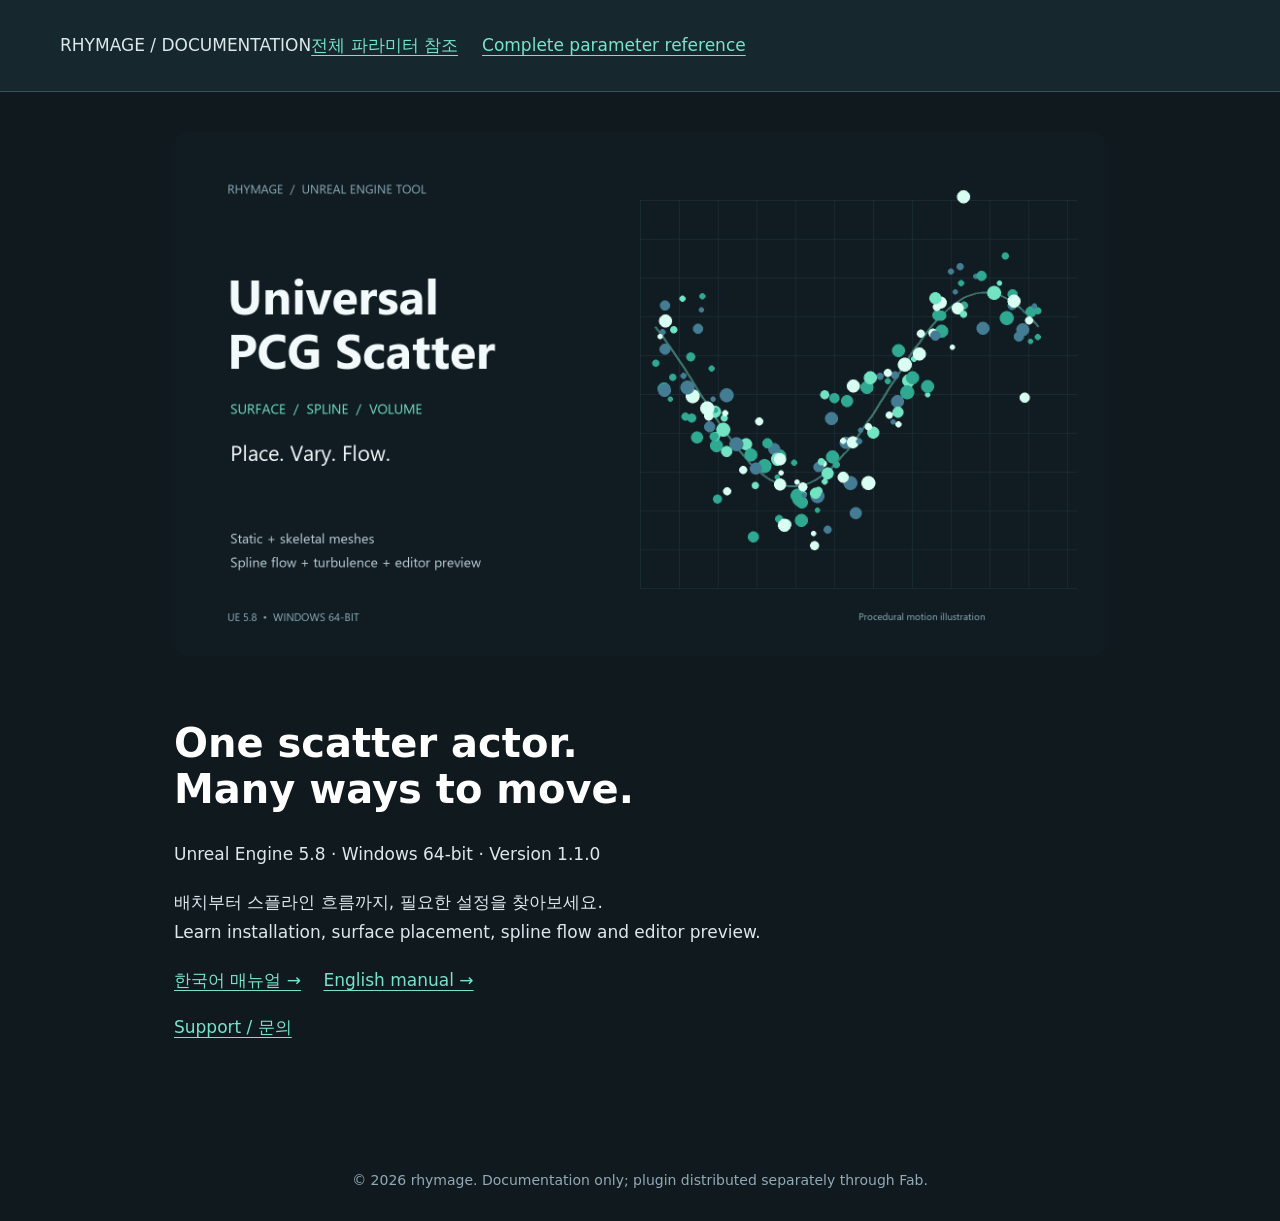
<file: index.html>
<!doctype html><html lang="en"><meta charset="utf-8"><meta name="viewport" content="width=device-width, initial-scale=1"><title>Universal PCG Scatter — Documentation</title><link rel="stylesheet" href="style.css"><body><header>RHYMAGE / DOCUMENTATION<a href="parameters-ko.html">전체 파라미터 참조</a><a href="parameters-en.html">Complete parameter reference</a></header><main style="display:block;max-width:980px"><img class="cover" src="cover.png" alt="Universal PCG Scatter — surface, spline and volume placement"><h1>One scatter actor.<br>Many ways to move.</h1><p>Unreal Engine 5.8 · Windows 64-bit · Version 1.1.0</p><p>배치부터 스플라인 흐름까지, 필요한 설정을 찾아보세요.<br>Learn installation, surface placement, spline flow and editor preview.</p><p><a href="ko.html">한국어 매뉴얼 →</a>　 <a href="en.html">English manual →</a></p><p><a href="https://github.com/rhymage/universal-pcg-scatter-docs/issues">Support / 문의</a></p></main><footer>© 2026 rhymage. Documentation only; plugin distributed separately through Fab.</footer></body></html>
</file>
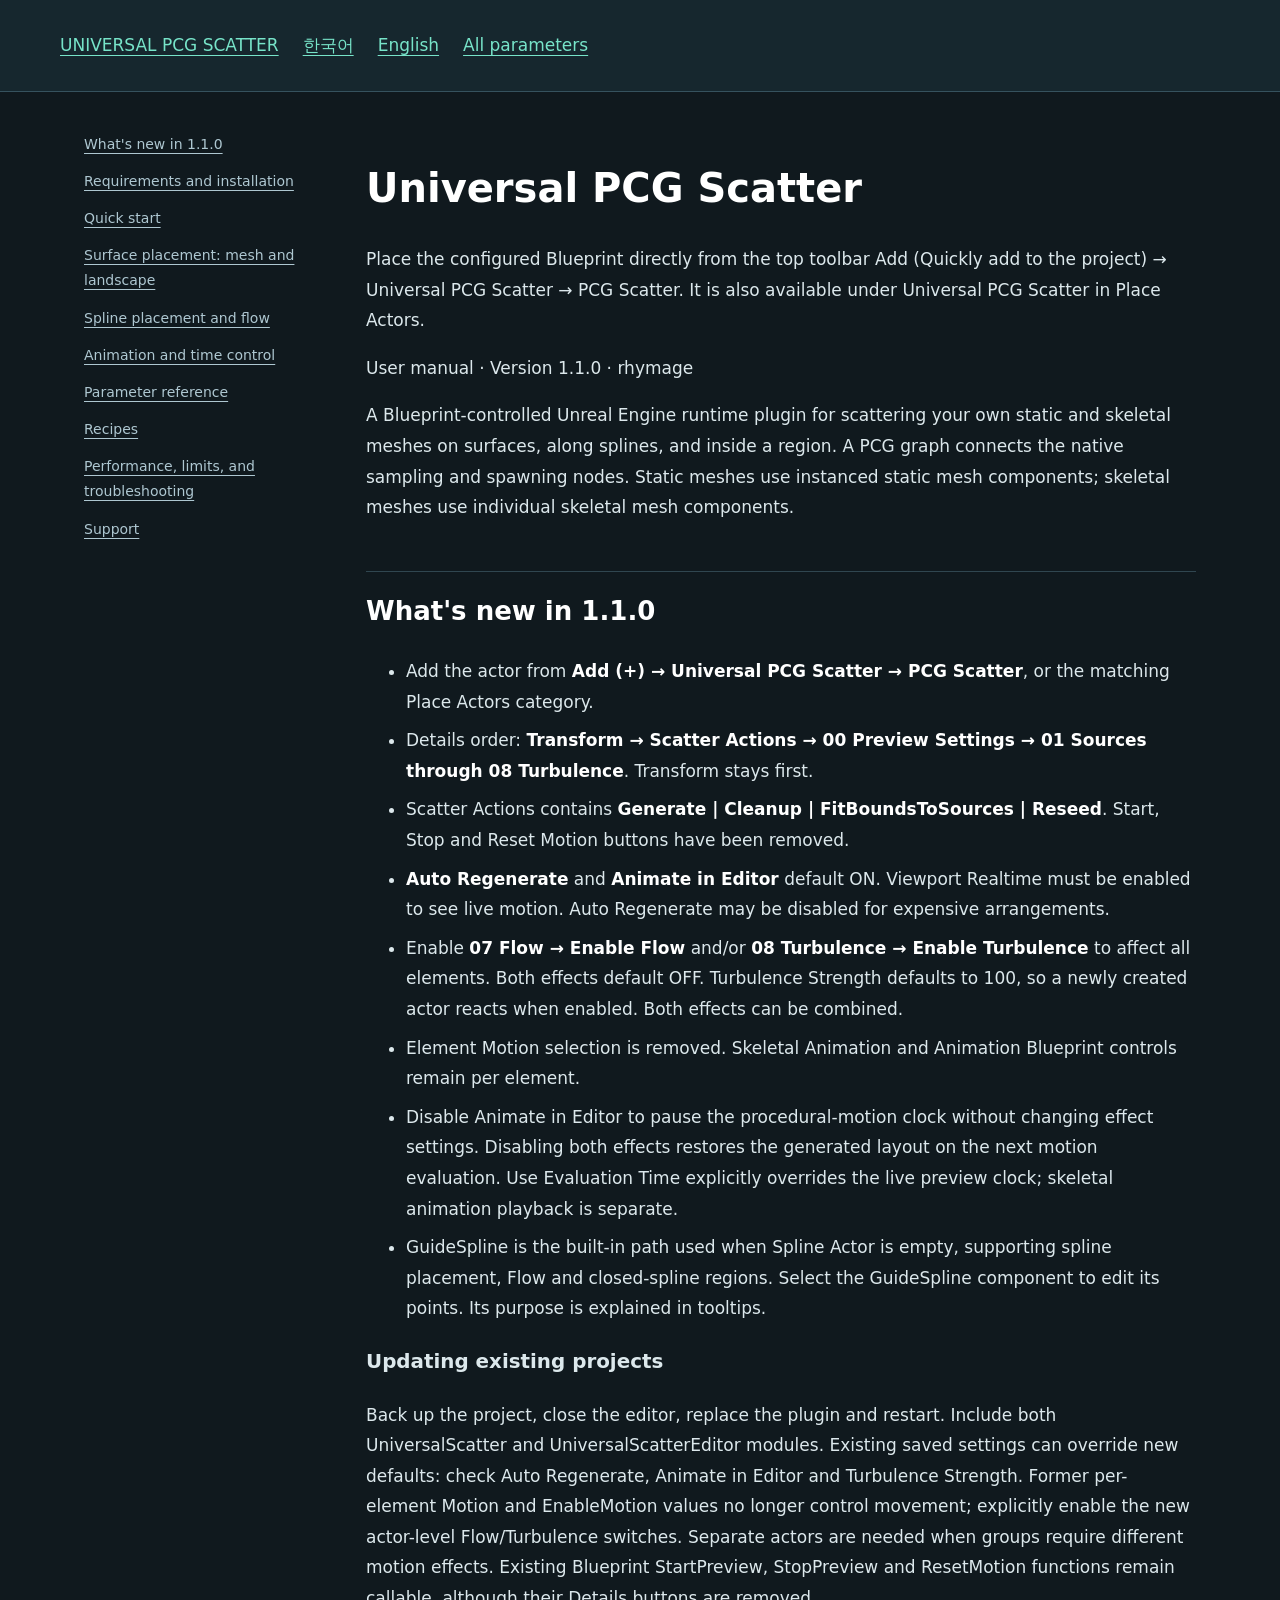
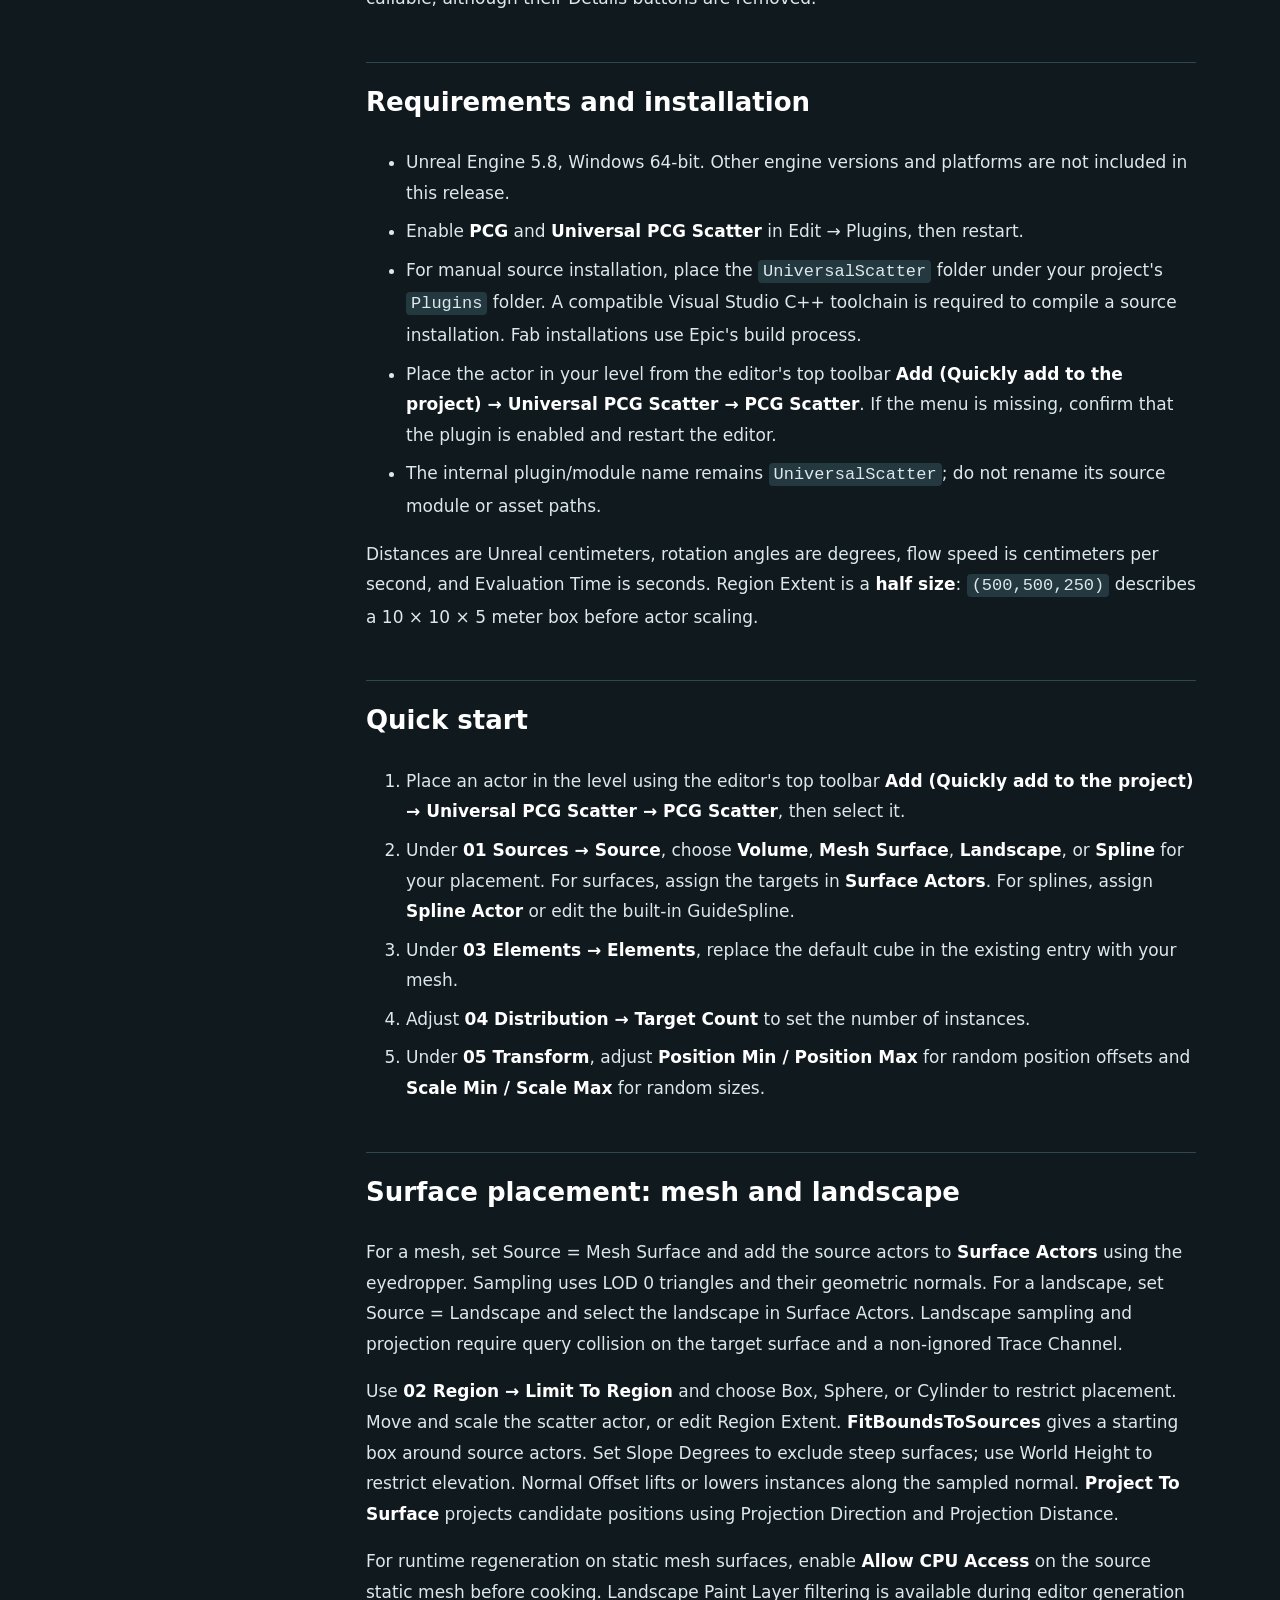
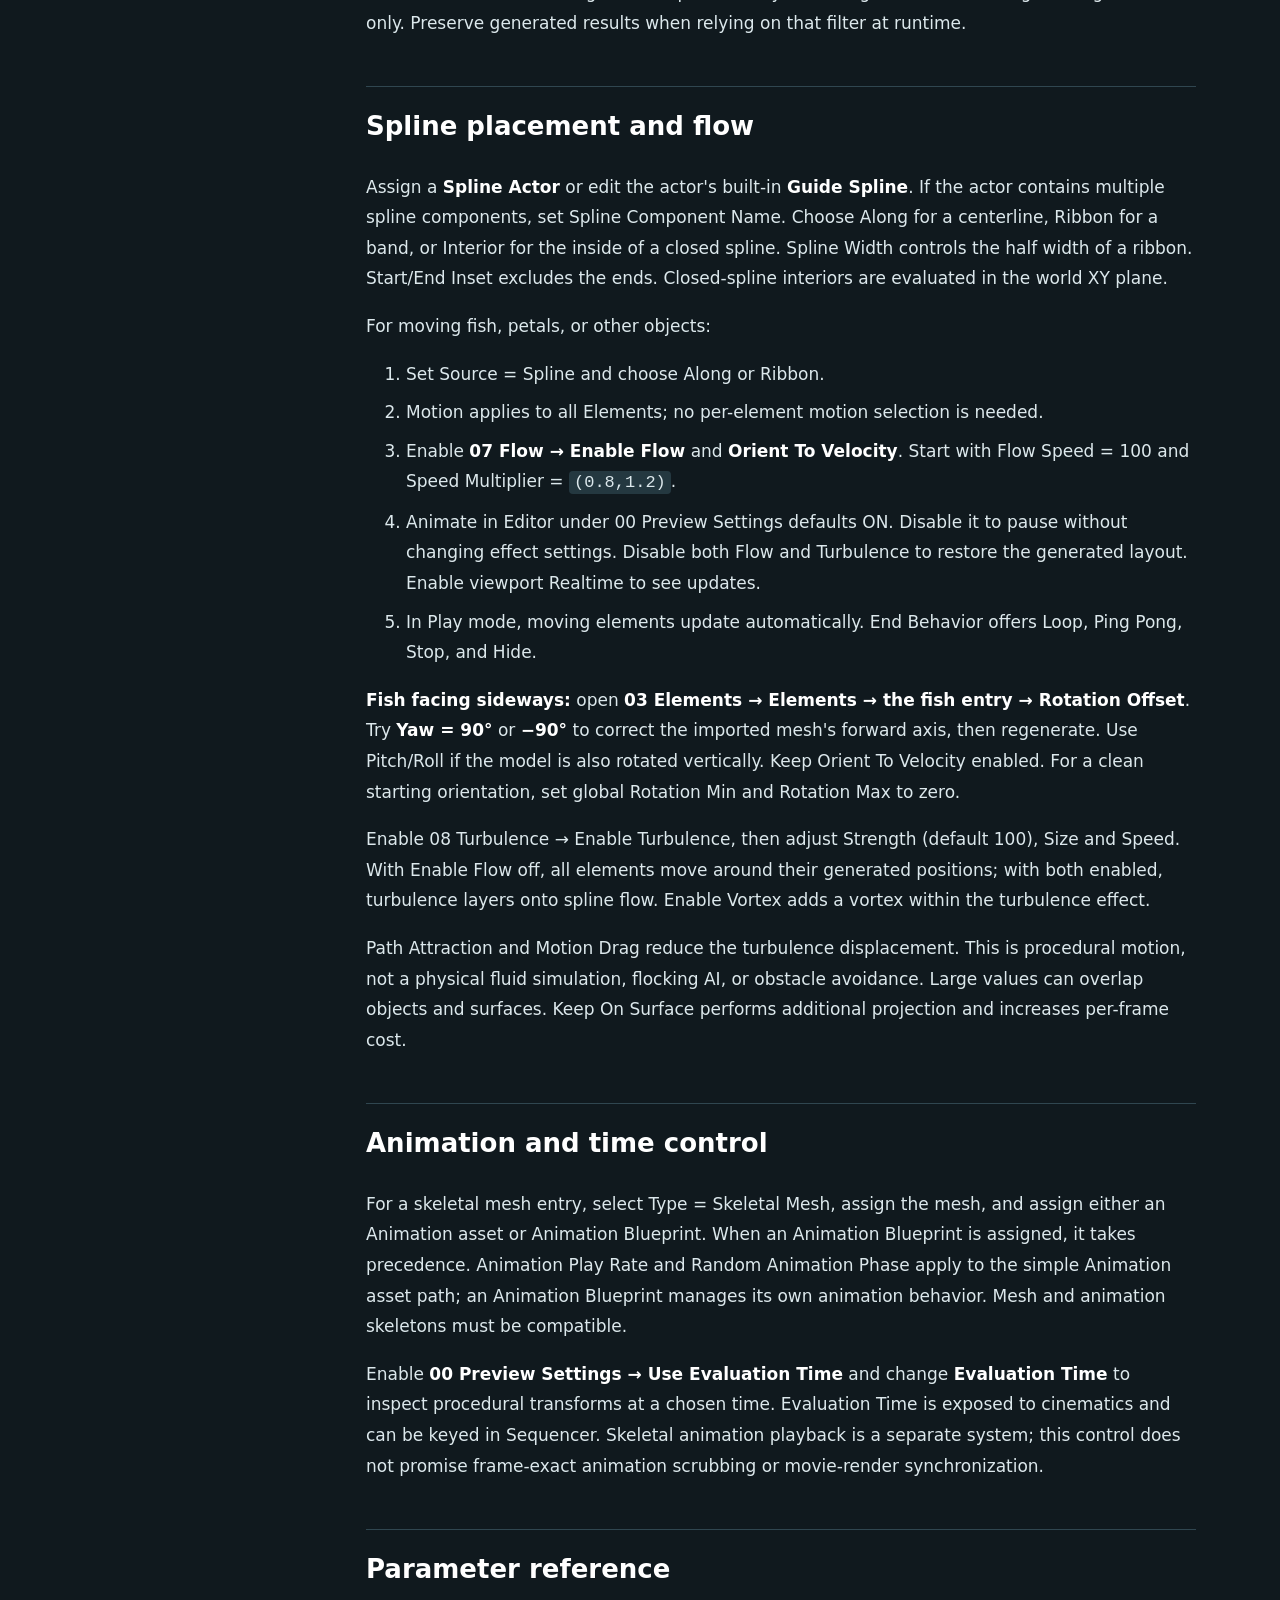
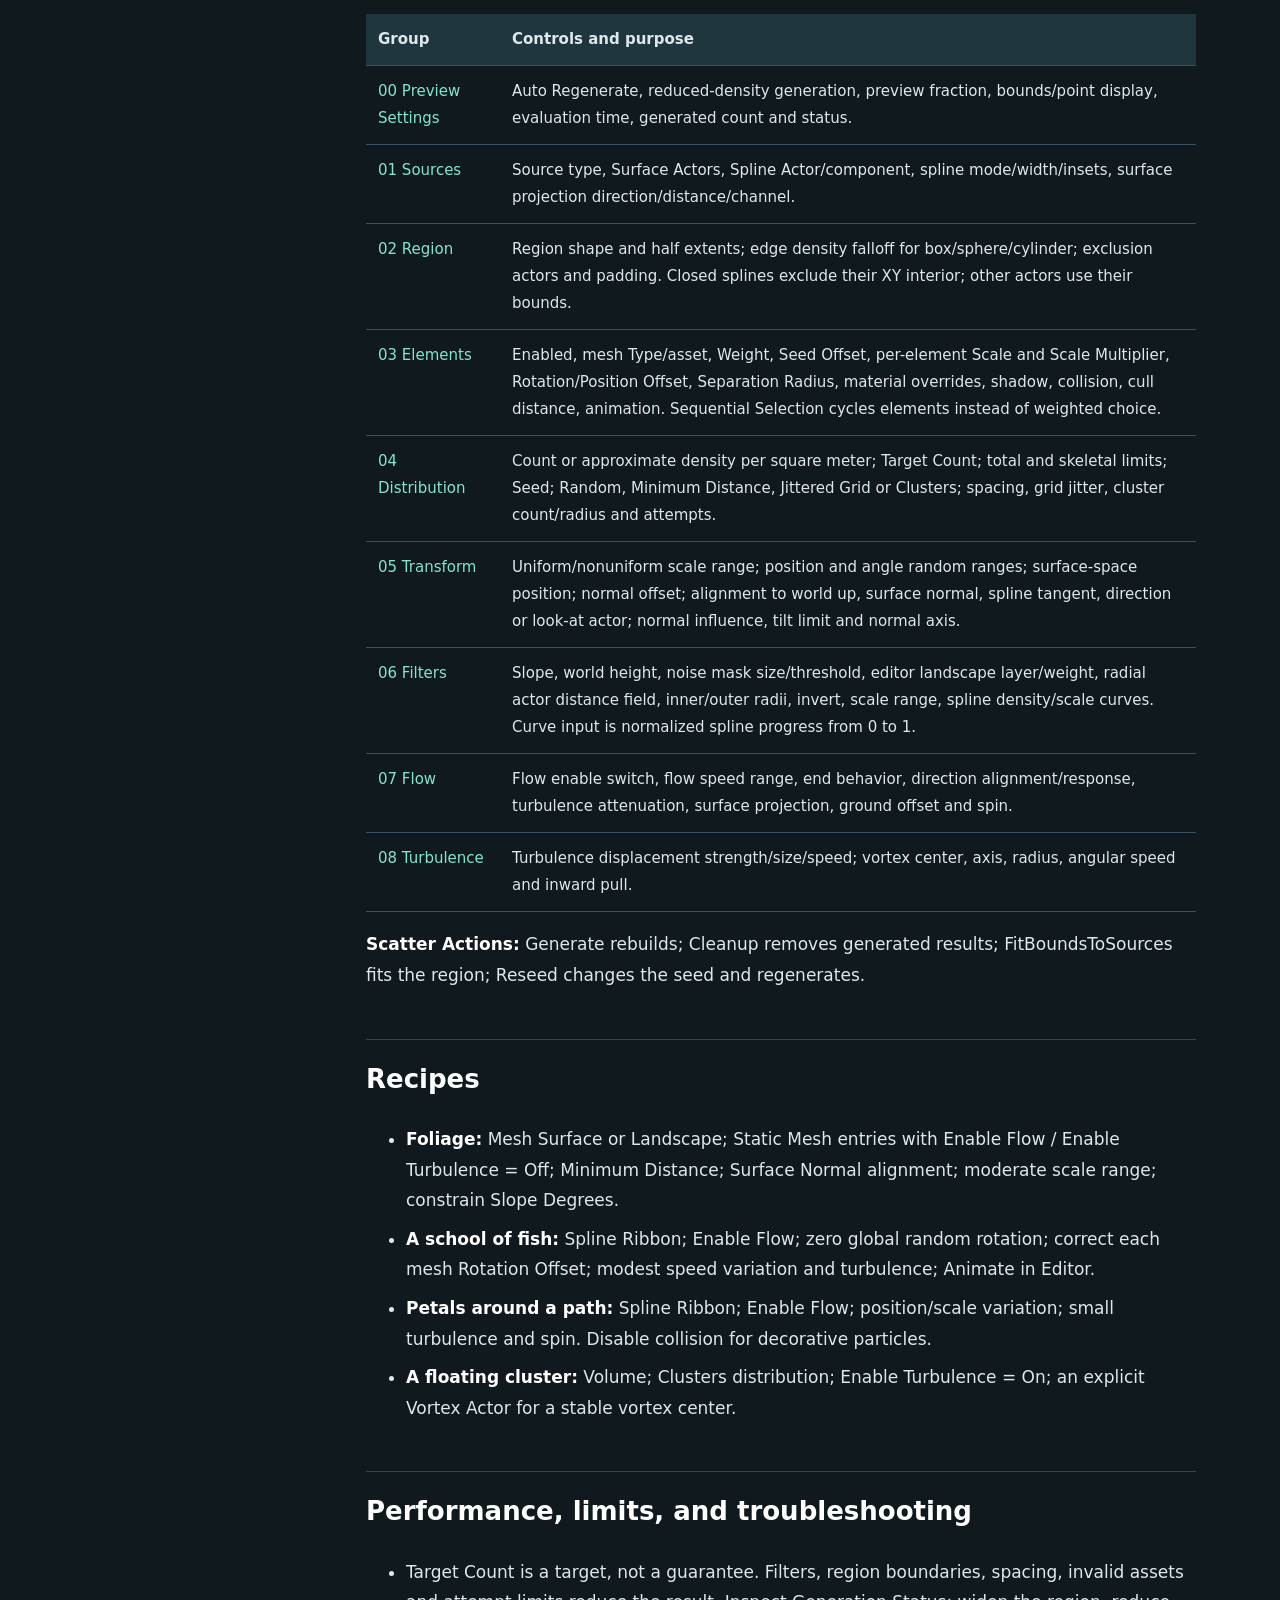
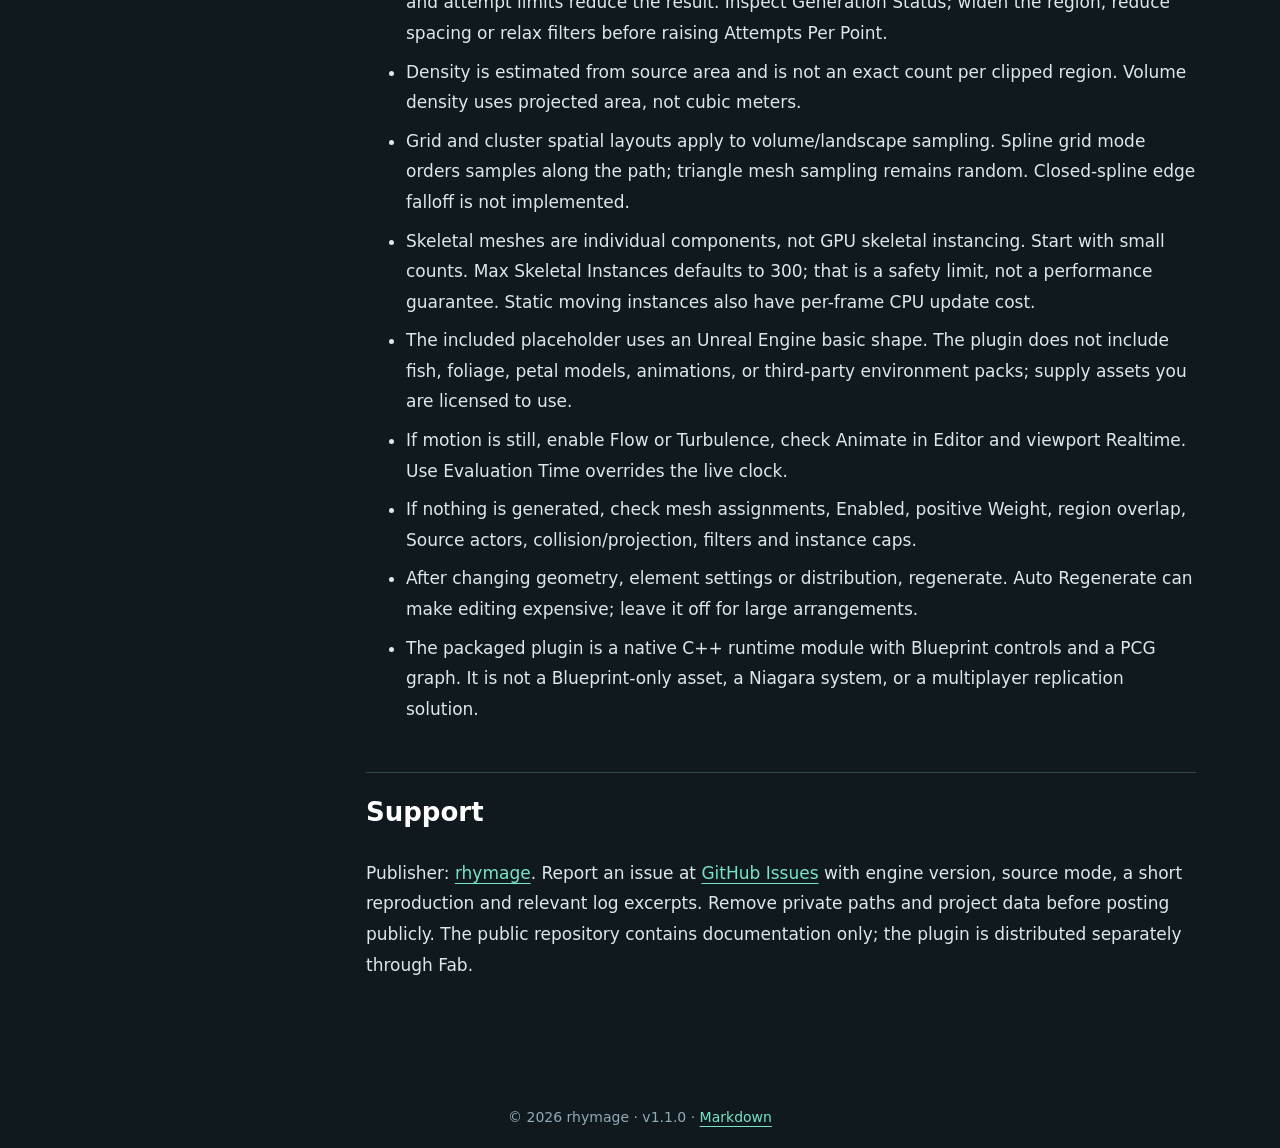
<file: en.html>
<!doctype html><html lang="en"><head><meta charset="utf-8"><meta name="viewport" content="width=device-width,initial-scale=1"><title>Universal PCG Scatter 1.1.0 — manual</title><link rel="stylesheet" href="style.css"></head><body><header><a href="index.html">UNIVERSAL PCG SCATTER</a><a href="ko.html">한국어</a><a href="en.html">English</a><a href="parameters-en.html">All parameters</a></header><main><nav><a href="#section-1">What&#x27;s new in 1.1.0</a><a href="#section-2">Requirements and installation</a><a href="#section-3">Quick start</a><a href="#section-4">Surface placement: mesh and landscape</a><a href="#section-5">Spline placement and flow</a><a href="#section-6">Animation and time control</a><a href="#section-7">Parameter reference</a><a href="#section-8">Recipes</a><a href="#section-9">Performance, limits, and troubleshooting</a><a href="#section-10">Support</a></nav><article><h1>Universal PCG Scatter</h1><p>Place the configured Blueprint directly from the top toolbar Add (Quickly add to the project) → Universal PCG Scatter → PCG Scatter. It is also available under Universal PCG Scatter in Place Actors.</p><p>User manual · Version 1.1.0 · rhymage</p><p>A Blueprint-controlled Unreal Engine runtime plugin for scattering your own static and skeletal meshes on surfaces, along splines, and inside a region. A PCG graph connects the native sampling and spawning nodes. Static meshes use instanced static mesh components; skeletal meshes use individual skeletal mesh components.</p><h2 id="section-1">What&#x27;s new in 1.1.0</h2><ul><li>Add the actor from <strong>Add (+) → Universal PCG Scatter → PCG Scatter</strong>, or the matching Place Actors category.</li><li>Details order: <strong>Transform → Scatter Actions → 00 Preview Settings → 01 Sources through 08 Turbulence</strong>. Transform stays first.</li><li>Scatter Actions contains <strong>Generate | Cleanup | FitBoundsToSources | Reseed</strong>. Start, Stop and Reset Motion buttons have been removed.</li><li><strong>Auto Regenerate</strong> and <strong>Animate in Editor</strong> default ON. Viewport Realtime must be enabled to see live motion. Auto Regenerate may be disabled for expensive arrangements.</li><li>Enable <strong>07 Flow → Enable Flow</strong> and/or <strong>08 Turbulence → Enable Turbulence</strong> to affect all elements. Both effects default OFF. Turbulence Strength defaults to 100, so a newly created actor reacts when enabled. Both effects can be combined.</li><li>Element Motion selection is removed. Skeletal Animation and Animation Blueprint controls remain per element.</li><li>Disable Animate in Editor to pause the procedural-motion clock without changing effect settings. Disabling both effects restores the generated layout on the next motion evaluation. Use Evaluation Time explicitly overrides the live preview clock; skeletal animation playback is separate.</li><li>GuideSpline is the built-in path used when Spline Actor is empty, supporting spline placement, Flow and closed-spline regions. Select the GuideSpline component to edit its points. Its purpose is explained in tooltips.</li></ul><h3>Updating existing projects</h3><p>Back up the project, close the editor, replace the plugin and restart. Include both UniversalScatter and UniversalScatterEditor modules. Existing saved settings can override new defaults: check Auto Regenerate, Animate in Editor and Turbulence Strength. Former per-element Motion and EnableMotion values no longer control movement; explicitly enable the new actor-level Flow/Turbulence switches. Separate actors are needed when groups require different motion effects. Existing Blueprint StartPreview, StopPreview and ResetMotion functions remain callable, although their Details buttons are removed.</p><h2 id="section-2">Requirements and installation</h2><ul><li>Unreal Engine 5.8, Windows 64-bit. Other engine versions and platforms are not included in this release.</li><li>Enable <strong>PCG</strong> and <strong>Universal PCG Scatter</strong> in Edit → Plugins, then restart.</li><li>For manual source installation, place the <code>UniversalScatter</code> folder under your project&#x27;s <code>Plugins</code> folder. A compatible Visual Studio C++ toolchain is required to compile a source installation. Fab installations use Epic&#x27;s build process.</li><li>Place the actor in your level from the editor&#x27;s top toolbar <strong>Add (Quickly add to the project) → Universal PCG Scatter → PCG Scatter</strong>. If the menu is missing, confirm that the plugin is enabled and restart the editor.</li><li>The internal plugin/module name remains <code>UniversalScatter</code>; do not rename its source module or asset paths.</li></ul><p>Distances are Unreal centimeters, rotation angles are degrees, flow speed is centimeters per second, and Evaluation Time is seconds. Region Extent is a <strong>half size</strong>: <code>(500,500,250)</code> describes a 10 × 10 × 5 meter box before actor scaling.</p><h2 id="section-3">Quick start</h2><ol><li>Place an actor in the level using the editor&#x27;s top toolbar <strong>Add (Quickly add to the project) → Universal PCG Scatter → PCG Scatter</strong>, then select it.</li><li>Under <strong>01 Sources → Source</strong>, choose <strong>Volume</strong>, <strong>Mesh Surface</strong>, <strong>Landscape</strong>, or <strong>Spline</strong> for your placement. For surfaces, assign the targets in <strong>Surface Actors</strong>. For splines, assign <strong>Spline Actor</strong> or edit the built-in GuideSpline.</li><li>Under <strong>03 Elements → Elements</strong>, replace the default cube in the existing entry with your mesh.</li><li>Adjust <strong>04 Distribution → Target Count</strong> to set the number of instances.</li><li>Under <strong>05 Transform</strong>, adjust <strong>Position Min / Position Max</strong> for random position offsets and <strong>Scale Min / Scale Max</strong> for random sizes.</li></ol><h2 id="section-4">Surface placement: mesh and landscape</h2><p>For a mesh, set Source = Mesh Surface and add the source actors to <strong>Surface Actors</strong> using the eyedropper. Sampling uses LOD 0 triangles and their geometric normals. For a landscape, set Source = Landscape and select the landscape in Surface Actors. Landscape sampling and projection require query collision on the target surface and a non-ignored Trace Channel.</p><p>Use <strong>02 Region → Limit To Region</strong> and choose Box, Sphere, or Cylinder to restrict placement. Move and scale the scatter actor, or edit Region Extent. <strong>FitBoundsToSources</strong> gives a starting box around source actors. Set Slope Degrees to exclude steep surfaces; use World Height to restrict elevation. Normal Offset lifts or lowers instances along the sampled normal. <strong>Project To Surface</strong> projects candidate positions using Projection Direction and Projection Distance.</p><p>For runtime regeneration on static mesh surfaces, enable <strong>Allow CPU Access</strong> on the source static mesh before cooking. Landscape Paint Layer filtering is available during editor generation only. Preserve generated results when relying on that filter at runtime.</p><h2 id="section-5">Spline placement and flow</h2><p>Assign a <strong>Spline Actor</strong> or edit the actor&#x27;s built-in <strong>Guide Spline</strong>. If the actor contains multiple spline components, set Spline Component Name. Choose Along for a centerline, Ribbon for a band, or Interior for the inside of a closed spline. Spline Width controls the half width of a ribbon. Start/End Inset excludes the ends. Closed-spline interiors are evaluated in the world XY plane.</p><p>For moving fish, petals, or other objects:</p><ol><li>Set Source = Spline and choose Along or Ribbon.</li><li>Motion applies to all Elements; no per-element motion selection is needed.</li><li>Enable <strong>07 Flow → Enable Flow</strong> and <strong>Orient To Velocity</strong>. Start with Flow Speed = 100 and Speed Multiplier = <code>(0.8,1.2)</code>.</li><li>Animate in Editor under 00 Preview Settings defaults ON. Disable it to pause without changing effect settings. Disable both Flow and Turbulence to restore the generated layout. Enable viewport Realtime to see updates.</li><li>In Play mode, moving elements update automatically. End Behavior offers Loop, Ping Pong, Stop, and Hide.</li></ol><p><strong>Fish facing sideways:</strong> open <strong>03 Elements → Elements → the fish entry → Rotation Offset</strong>. Try <strong>Yaw = 90°</strong> or <strong>−90°</strong> to correct the imported mesh&#x27;s forward axis, then regenerate. Use Pitch/Roll if the model is also rotated vertically. Keep Orient To Velocity enabled. For a clean starting orientation, set global Rotation Min and Rotation Max to zero.</p><p>Enable 08 Turbulence → Enable Turbulence, then adjust Strength (default 100), Size and Speed. With Enable Flow off, all elements move around their generated positions; with both enabled, turbulence layers onto spline flow. Enable Vortex adds a vortex within the turbulence effect.</p><p>Path Attraction and Motion Drag reduce the turbulence displacement. This is procedural motion, not a physical fluid simulation, flocking AI, or obstacle avoidance. Large values can overlap objects and surfaces. Keep On Surface performs additional projection and increases per-frame cost.</p><h2 id="section-6">Animation and time control</h2><p>For a skeletal mesh entry, select Type = Skeletal Mesh, assign the mesh, and assign either an Animation asset or Animation Blueprint. When an Animation Blueprint is assigned, it takes precedence. Animation Play Rate and Random Animation Phase apply to the simple Animation asset path; an Animation Blueprint manages its own animation behavior. Mesh and animation skeletons must be compatible.</p><p>Enable <strong>00 Preview Settings → Use Evaluation Time</strong> and change <strong>Evaluation Time</strong> to inspect procedural transforms at a chosen time. Evaluation Time is exposed to cinematics and can be keyed in Sequencer. Skeletal animation playback is a separate system; this control does not promise frame-exact animation scrubbing or movie-render synchronization.</p><h2 id="section-7">Parameter reference</h2><table><thead><tr><th>Group</th><th>Controls and purpose</th></tr></thead><tbody><tr data-search="00 preview settings auto regenerate, reduced-density generation, preview fraction, bounds/point display, evaluation time, generated count and status."><td>00 Preview Settings</td><td>Auto Regenerate, reduced-density generation, preview fraction, bounds/point display, evaluation time, generated count and status.</td></tr><tr data-search="01 sources source type, surface actors, spline actor/component, spline mode/width/insets, surface projection direction/distance/channel."><td>01 Sources</td><td>Source type, Surface Actors, Spline Actor/component, spline mode/width/insets, surface projection direction/distance/channel.</td></tr><tr data-search="02 region region shape and half extents; edge density falloff for box/sphere/cylinder; exclusion actors and padding. closed splines exclude their xy interior; other actors use their bounds."><td>02 Region</td><td>Region shape and half extents; edge density falloff for box/sphere/cylinder; exclusion actors and padding. Closed splines exclude their XY interior; other actors use their bounds.</td></tr><tr data-search="03 elements enabled, mesh type/asset, weight, seed offset, per-element scale and scale multiplier, rotation/position offset, separation radius, material overrides, shadow, collision, cull distance, animation. sequential selection cycles elements instead of weighted choice."><td>03 Elements</td><td>Enabled, mesh Type/asset, Weight, Seed Offset, per-element Scale and Scale Multiplier, Rotation/Position Offset, Separation Radius, material overrides, shadow, collision, cull distance, animation. Sequential Selection cycles elements instead of weighted choice.</td></tr><tr data-search="04 distribution count or approximate density per square meter; target count; total and skeletal limits; seed; random, minimum distance, jittered grid or clusters; spacing, grid jitter, cluster count/radius and attempts."><td>04 Distribution</td><td>Count or approximate density per square meter; Target Count; total and skeletal limits; Seed; Random, Minimum Distance, Jittered Grid or Clusters; spacing, grid jitter, cluster count/radius and attempts.</td></tr><tr data-search="05 transform uniform/nonuniform scale range; position and angle random ranges; surface-space position; normal offset; alignment to world up, surface normal, spline tangent, direction or look-at actor; normal influence, tilt limit and normal axis."><td>05 Transform</td><td>Uniform/nonuniform scale range; position and angle random ranges; surface-space position; normal offset; alignment to world up, surface normal, spline tangent, direction or look-at actor; normal influence, tilt limit and normal axis.</td></tr><tr data-search="06 filters slope, world height, noise mask size/threshold, editor landscape layer/weight, radial actor distance field, inner/outer radii, invert, scale range, spline density/scale curves. curve input is normalized spline progress from 0 to 1."><td>06 Filters</td><td>Slope, world height, noise mask size/threshold, editor landscape layer/weight, radial actor distance field, inner/outer radii, invert, scale range, spline density/scale curves. Curve input is normalized spline progress from 0 to 1.</td></tr><tr data-search="07 flow flow enable switch, flow speed range, end behavior, direction alignment/response, turbulence attenuation, surface projection, ground offset and spin."><td>07 Flow</td><td>Flow enable switch, flow speed range, end behavior, direction alignment/response, turbulence attenuation, surface projection, ground offset and spin.</td></tr><tr data-search="08 turbulence turbulence displacement strength/size/speed; vortex center, axis, radius, angular speed and inward pull."><td>08 Turbulence</td><td>Turbulence displacement strength/size/speed; vortex center, axis, radius, angular speed and inward pull.</td></tr></tbody></table><p><strong>Scatter Actions:</strong> Generate rebuilds; Cleanup removes generated results; FitBoundsToSources fits the region; Reseed changes the seed and regenerates.</p><h2 id="section-8">Recipes</h2><ul><li><strong>Foliage:</strong> Mesh Surface or Landscape; Static Mesh entries with Enable Flow / Enable Turbulence = Off; Minimum Distance; Surface Normal alignment; moderate scale range; constrain Slope Degrees.</li><li><strong>A school of fish:</strong> Spline Ribbon; Enable Flow; zero global random rotation; correct each mesh Rotation Offset; modest speed variation and turbulence; Animate in Editor.</li><li><strong>Petals around a path:</strong> Spline Ribbon; Enable Flow; position/scale variation; small turbulence and spin. Disable collision for decorative particles.</li><li><strong>A floating cluster:</strong> Volume; Clusters distribution; Enable Turbulence = On; an explicit Vortex Actor for a stable vortex center.</li></ul><h2 id="section-9">Performance, limits, and troubleshooting</h2><ul><li>Target Count is a target, not a guarantee. Filters, region boundaries, spacing, invalid assets and attempt limits reduce the result. Inspect Generation Status; widen the region, reduce spacing or relax filters before raising Attempts Per Point.</li><li>Density is estimated from source area and is not an exact count per clipped region. Volume density uses projected area, not cubic meters.</li><li>Grid and cluster spatial layouts apply to volume/landscape sampling. Spline grid mode orders samples along the path; triangle mesh sampling remains random. Closed-spline edge falloff is not implemented.</li><li>Skeletal meshes are individual components, not GPU skeletal instancing. Start with small counts. Max Skeletal Instances defaults to 300; that is a safety limit, not a performance guarantee. Static moving instances also have per-frame CPU update cost.</li><li>The included placeholder uses an Unreal Engine basic shape. The plugin does not include fish, foliage, petal models, animations, or third-party environment packs; supply assets you are licensed to use.</li><li>If motion is still, enable Flow or Turbulence, check Animate in Editor and viewport Realtime. Use Evaluation Time overrides the live clock.</li><li>If nothing is generated, check mesh assignments, Enabled, positive Weight, region overlap, Source actors, collision/projection, filters and instance caps.</li><li>After changing geometry, element settings or distribution, regenerate. Auto Regenerate can make editing expensive; leave it off for large arrangements.</li><li>The packaged plugin is a native C++ runtime module with Blueprint controls and a PCG graph. It is not a Blueprint-only asset, a Niagara system, or a multiplayer replication solution.</li></ul><h2 id="section-10">Support</h2><p>Publisher: <a href="https://www.rhymage.com/">rhymage</a>. Report an issue at <a href="https://github.com/rhymage/universal-pcg-scatter-docs/issues">GitHub Issues</a> with engine version, source mode, a short reproduction and relevant log excerpts. Remove private paths and project data before posting publicly. The public repository contains documentation only; the plugin is distributed separately through Fab.</p></article></main><footer>© 2026 rhymage · v1.1.0 · <a href="manual-en.md">Markdown</a></footer><script>const f=document.getElementById('filter');if(f){const rows=[...document.querySelectorAll('tbody tr')];f.addEventListener('input',()=>{let n=0;for(const r of rows){r.hidden=!r.dataset.search.includes(f.value.toLowerCase().trim());if(!r.hidden)n++;}document.getElementById('count').textContent=n+' / '+rows.length;});}</script></body></html>
</file>
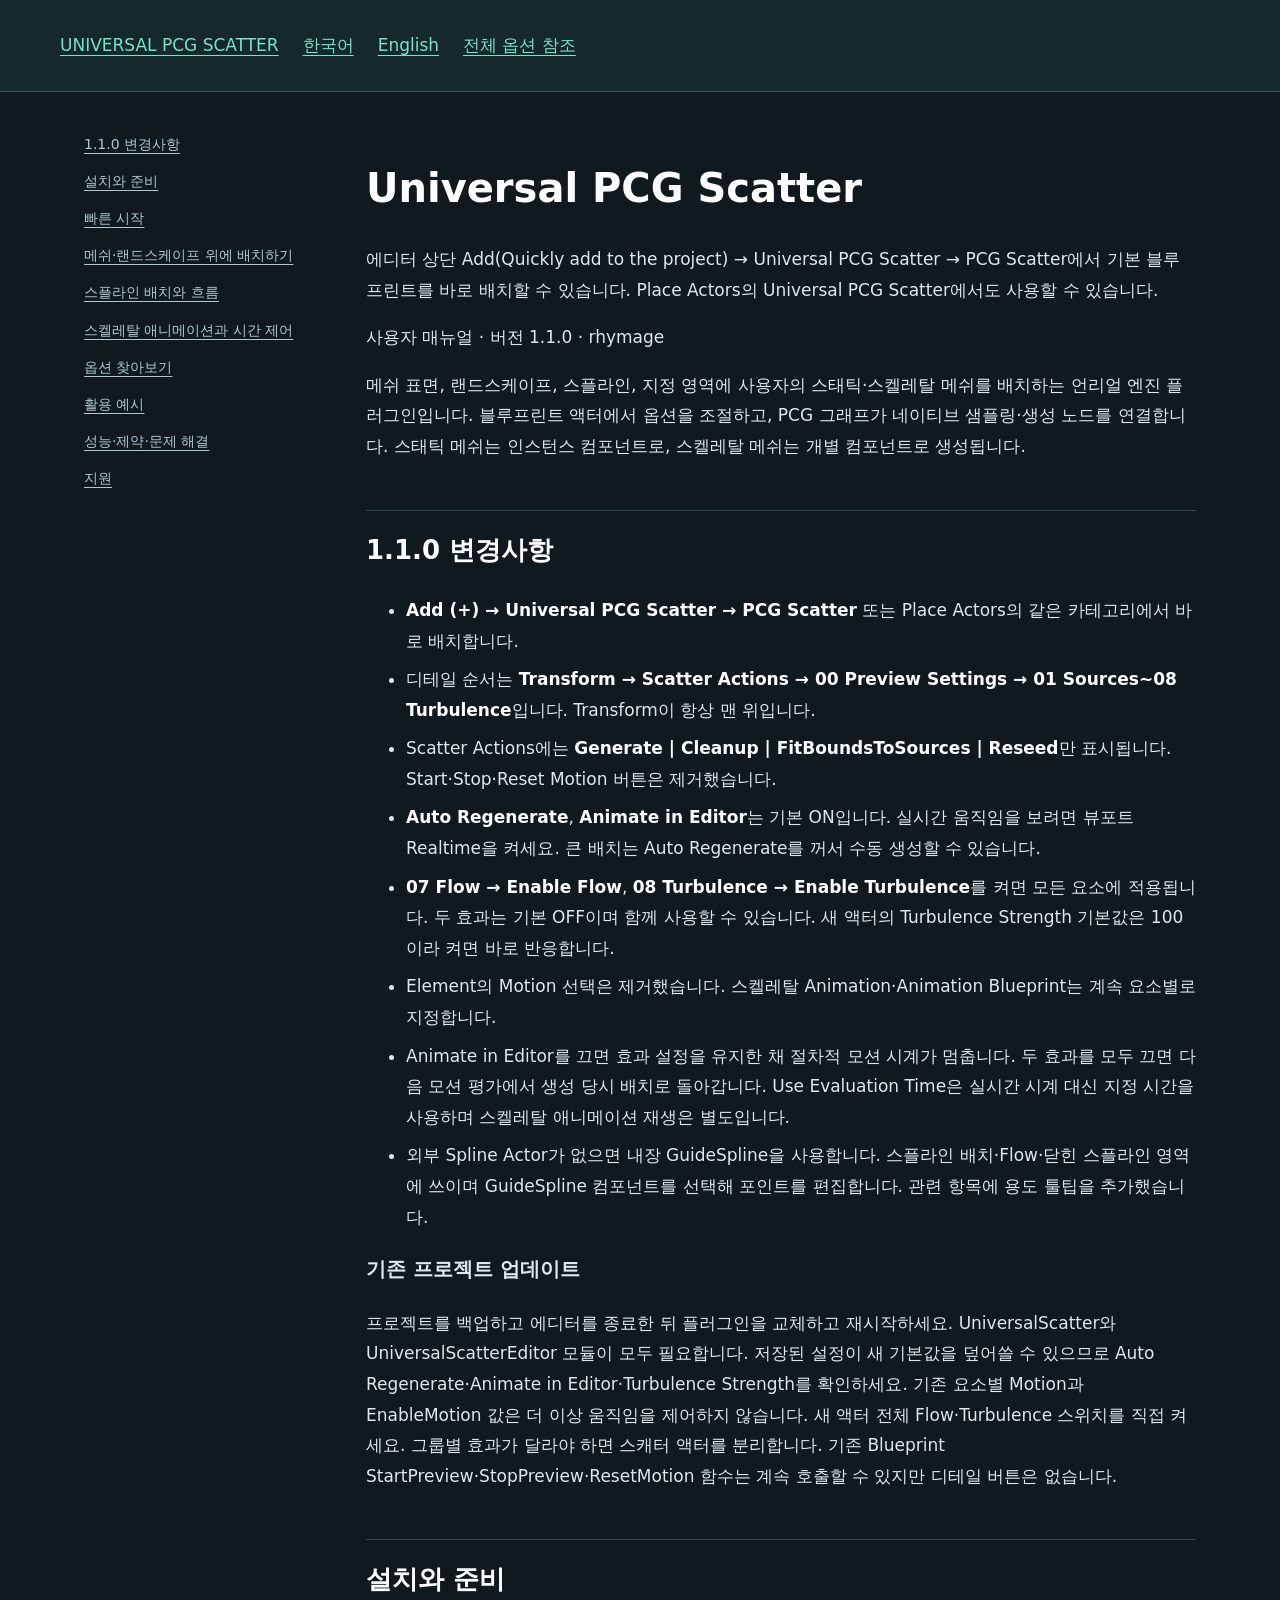
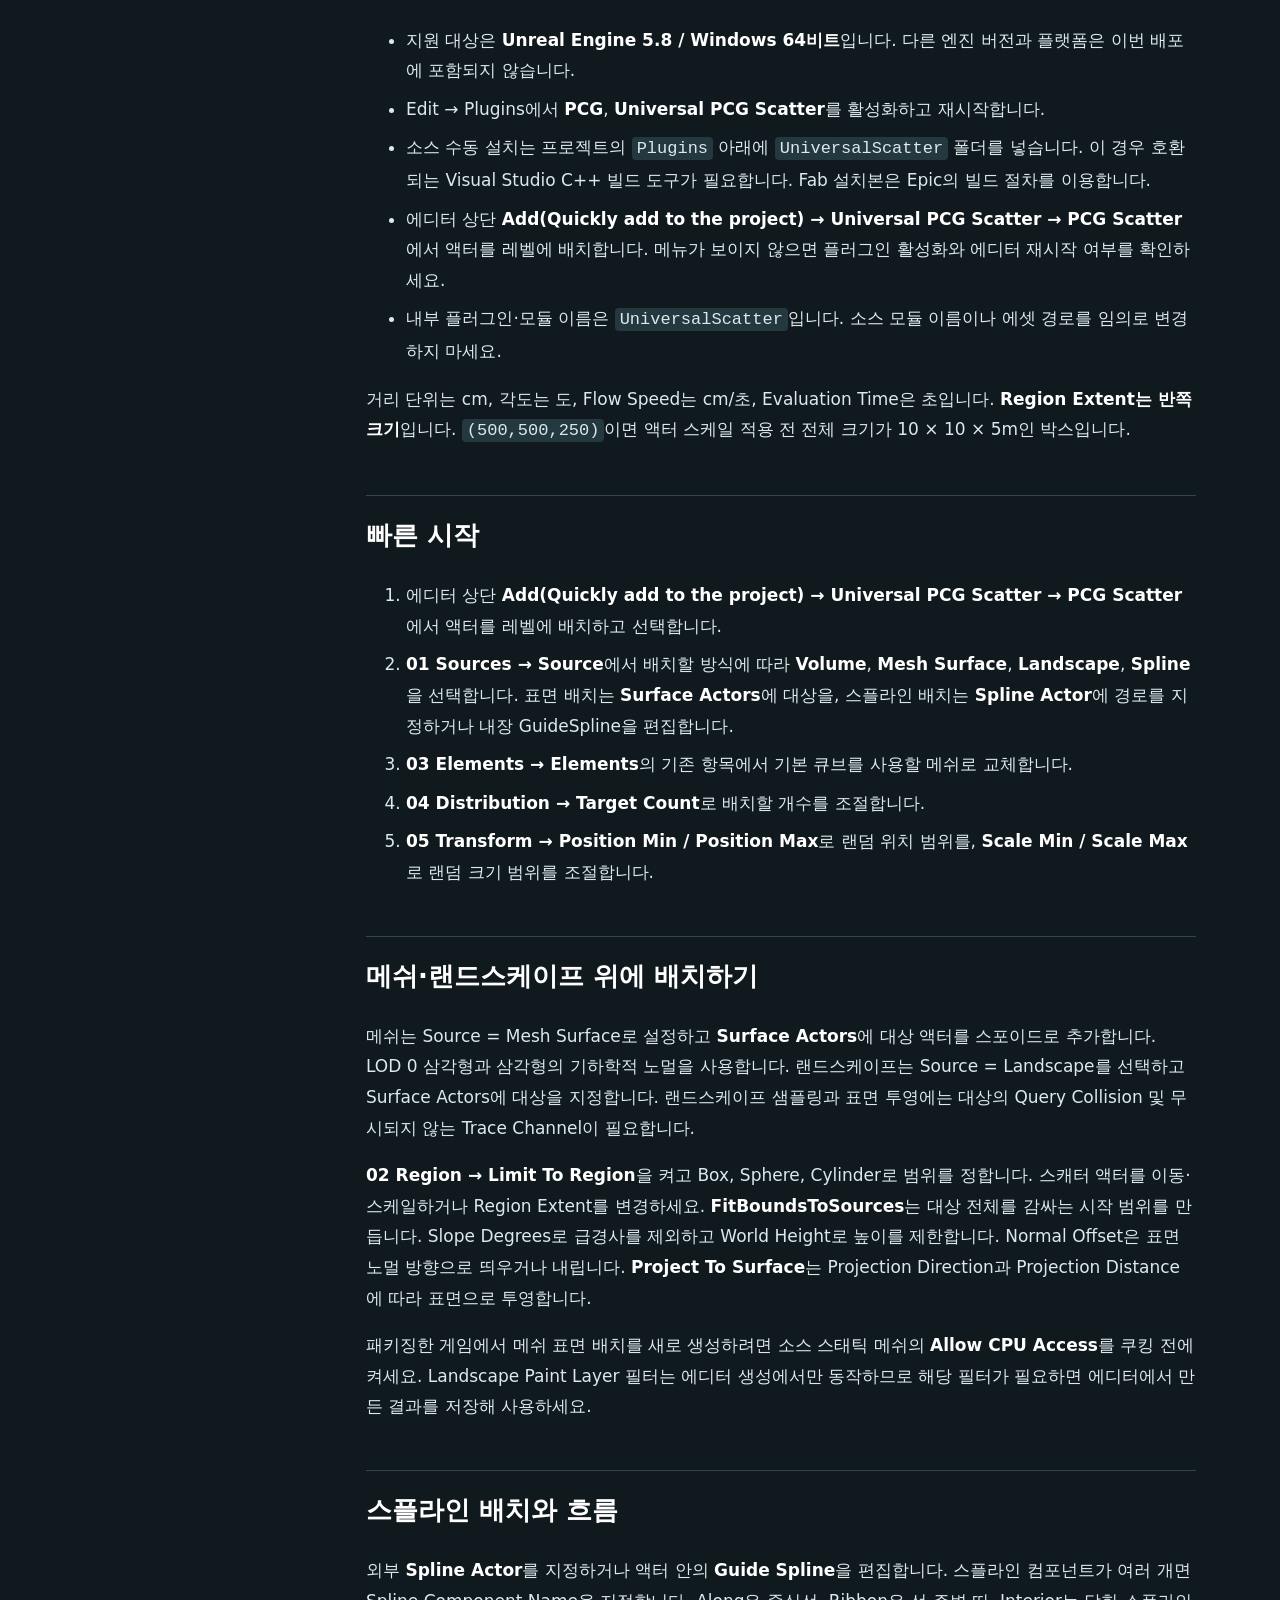
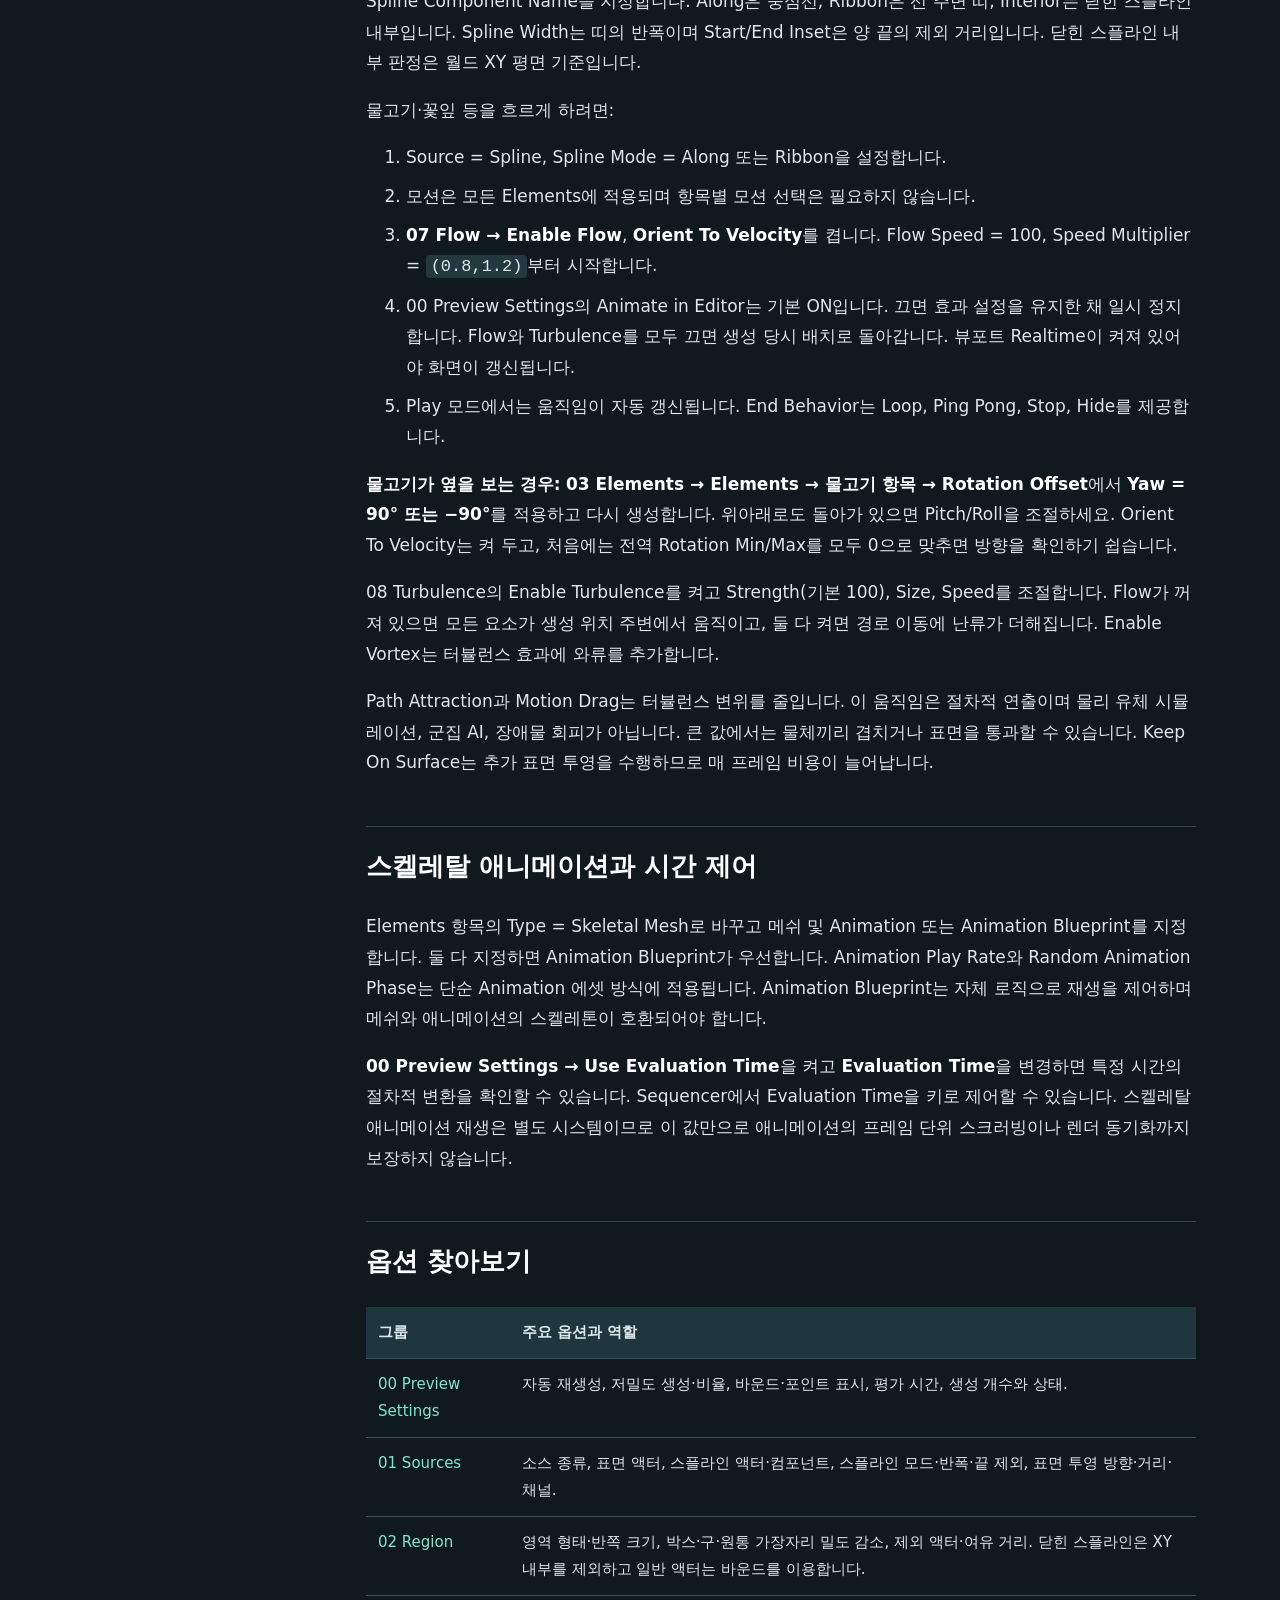
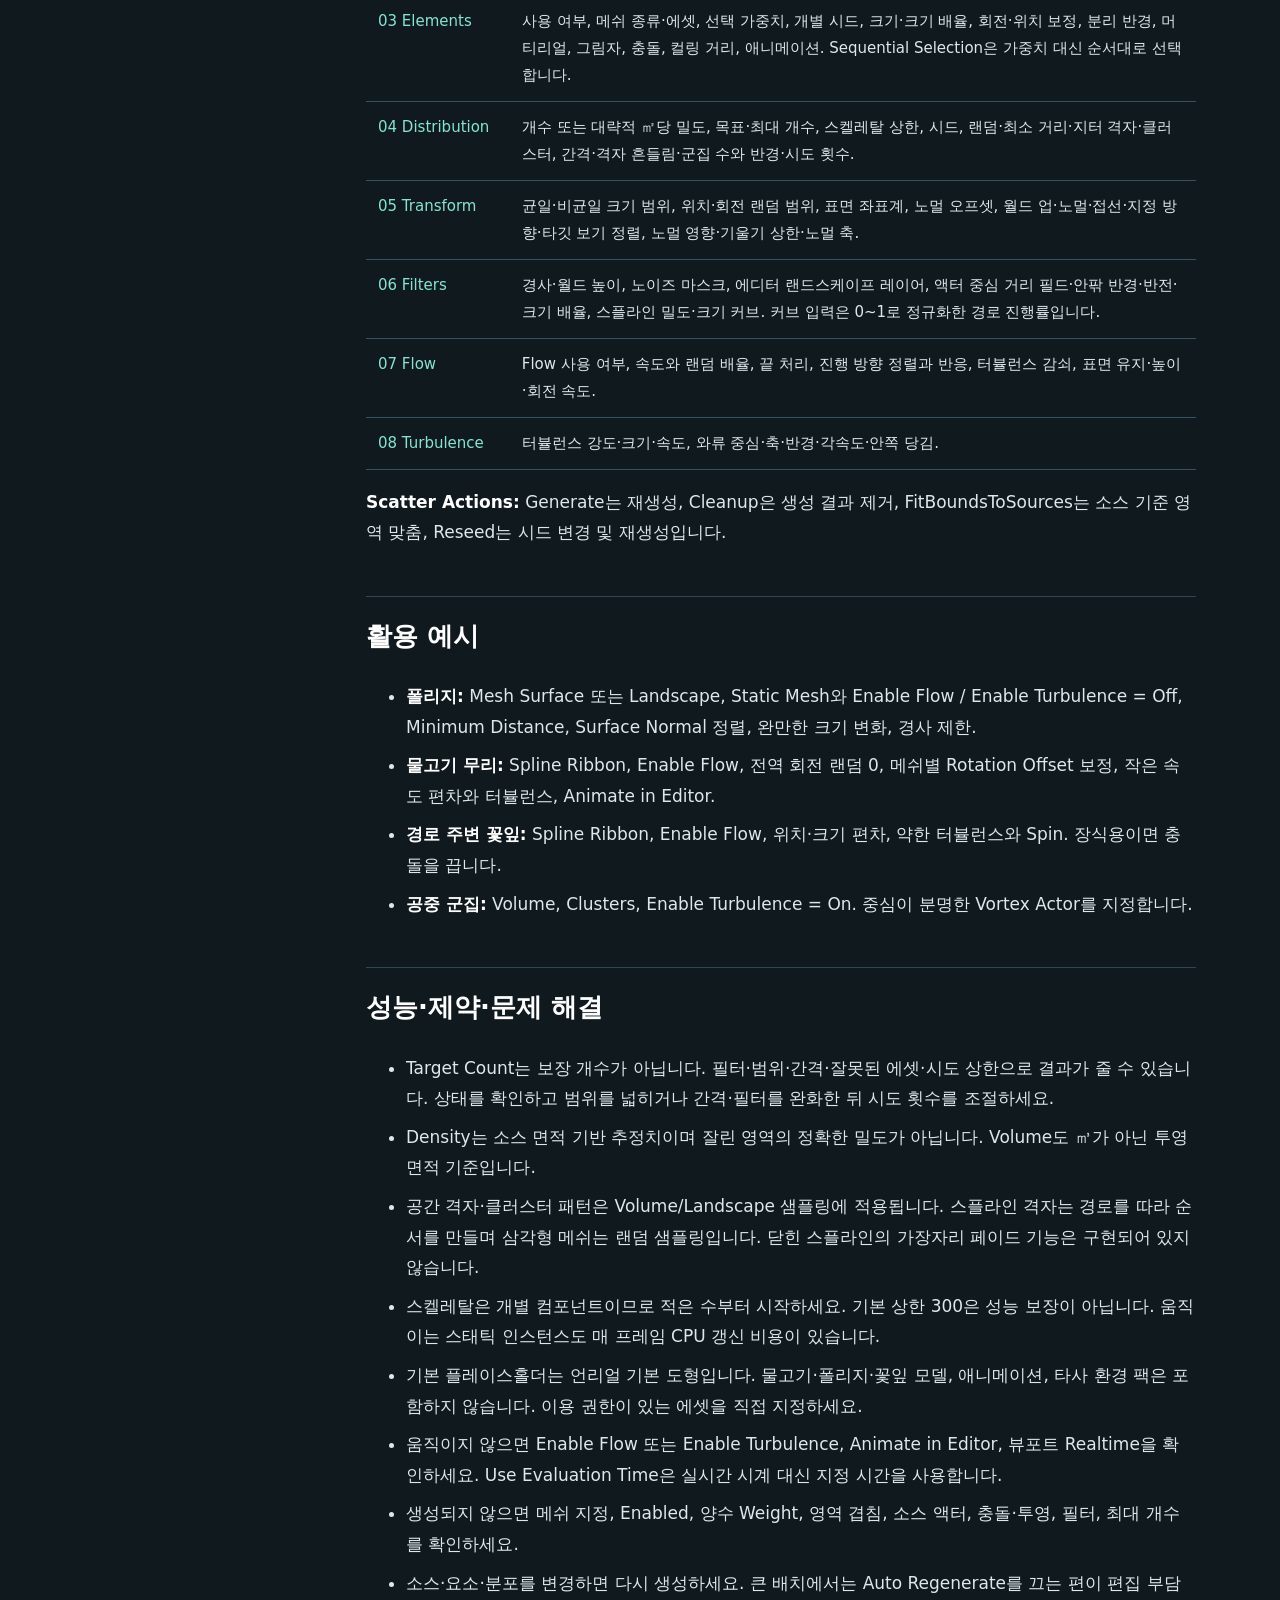
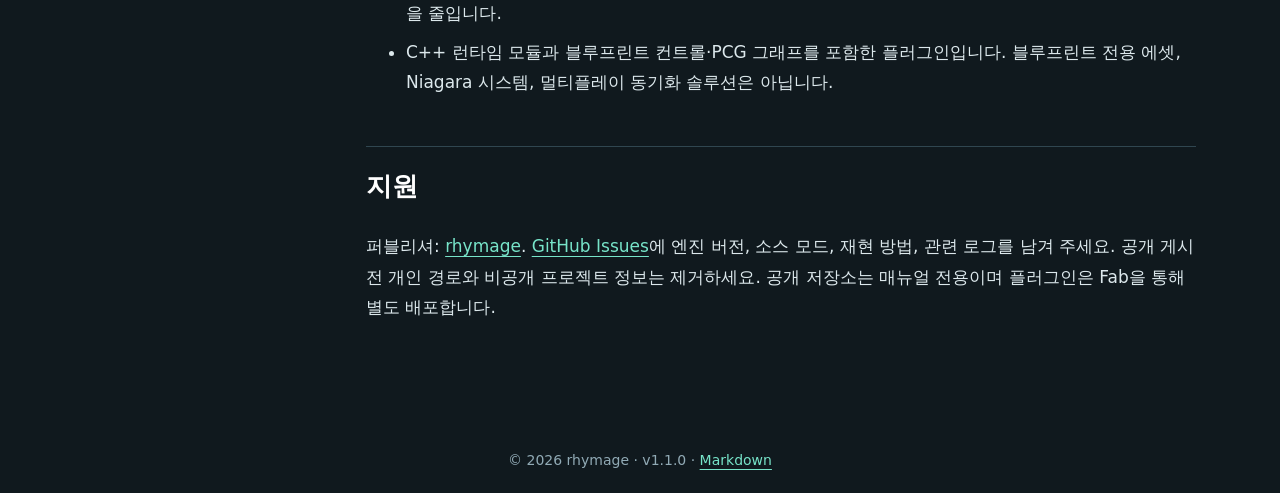
<file: ko.html>
<!doctype html><html lang="ko"><head><meta charset="utf-8"><meta name="viewport" content="width=device-width,initial-scale=1"><title>Universal PCG Scatter 1.1.0 — manual</title><link rel="stylesheet" href="style.css"></head><body><header><a href="index.html">UNIVERSAL PCG SCATTER</a><a href="ko.html">한국어</a><a href="en.html">English</a><a href="parameters-ko.html">전체 옵션 참조</a></header><main><nav><a href="#section-1">1.1.0 변경사항</a><a href="#section-2">설치와 준비</a><a href="#section-3">빠른 시작</a><a href="#section-4">메쉬·랜드스케이프 위에 배치하기</a><a href="#section-5">스플라인 배치와 흐름</a><a href="#section-6">스켈레탈 애니메이션과 시간 제어</a><a href="#section-7">옵션 찾아보기</a><a href="#section-8">활용 예시</a><a href="#section-9">성능·제약·문제 해결</a><a href="#section-10">지원</a></nav><article><h1>Universal PCG Scatter</h1><p>에디터 상단 Add(Quickly add to the project) → Universal PCG Scatter → PCG Scatter에서 기본 블루프린트를 바로 배치할 수 있습니다. Place Actors의 Universal PCG Scatter에서도 사용할 수 있습니다.</p><p>사용자 매뉴얼 · 버전 1.1.0 · rhymage</p><p>메쉬 표면, 랜드스케이프, 스플라인, 지정 영역에 사용자의 스태틱·스켈레탈 메쉬를 배치하는 언리얼 엔진 플러그인입니다. 블루프린트 액터에서 옵션을 조절하고, PCG 그래프가 네이티브 샘플링·생성 노드를 연결합니다. 스태틱 메쉬는 인스턴스 컴포넌트로, 스켈레탈 메쉬는 개별 컴포넌트로 생성됩니다.</p><h2 id="section-1">1.1.0 변경사항</h2><ul><li><strong>Add (+) → Universal PCG Scatter → PCG Scatter</strong> 또는 Place Actors의 같은 카테고리에서 바로 배치합니다.</li><li>디테일 순서는 <strong>Transform → Scatter Actions → 00 Preview Settings → 01 Sources~08 Turbulence</strong>입니다. Transform이 항상 맨 위입니다.</li><li>Scatter Actions에는 <strong>Generate | Cleanup | FitBoundsToSources | Reseed</strong>만 표시됩니다. Start·Stop·Reset Motion 버튼은 제거했습니다.</li><li><strong>Auto Regenerate</strong>, <strong>Animate in Editor</strong>는 기본 ON입니다. 실시간 움직임을 보려면 뷰포트 Realtime을 켜세요. 큰 배치는 Auto Regenerate를 꺼서 수동 생성할 수 있습니다.</li><li><strong>07 Flow → Enable Flow</strong>, <strong>08 Turbulence → Enable Turbulence</strong>를 켜면 모든 요소에 적용됩니다. 두 효과는 기본 OFF이며 함께 사용할 수 있습니다. 새 액터의 Turbulence Strength 기본값은 100이라 켜면 바로 반응합니다.</li><li>Element의 Motion 선택은 제거했습니다. 스켈레탈 Animation·Animation Blueprint는 계속 요소별로 지정합니다.</li><li>Animate in Editor를 끄면 효과 설정을 유지한 채 절차적 모션 시계가 멈춥니다. 두 효과를 모두 끄면 다음 모션 평가에서 생성 당시 배치로 돌아갑니다. Use Evaluation Time은 실시간 시계 대신 지정 시간을 사용하며 스켈레탈 애니메이션 재생은 별도입니다.</li><li>외부 Spline Actor가 없으면 내장 GuideSpline을 사용합니다. 스플라인 배치·Flow·닫힌 스플라인 영역에 쓰이며 GuideSpline 컴포넌트를 선택해 포인트를 편집합니다. 관련 항목에 용도 툴팁을 추가했습니다.</li></ul><h3>기존 프로젝트 업데이트</h3><p>프로젝트를 백업하고 에디터를 종료한 뒤 플러그인을 교체하고 재시작하세요. UniversalScatter와 UniversalScatterEditor 모듈이 모두 필요합니다. 저장된 설정이 새 기본값을 덮어쓸 수 있으므로 Auto Regenerate·Animate in Editor·Turbulence Strength를 확인하세요. 기존 요소별 Motion과 EnableMotion 값은 더 이상 움직임을 제어하지 않습니다. 새 액터 전체 Flow·Turbulence 스위치를 직접 켜세요. 그룹별 효과가 달라야 하면 스캐터 액터를 분리합니다. 기존 Blueprint StartPreview·StopPreview·ResetMotion 함수는 계속 호출할 수 있지만 디테일 버튼은 없습니다.</p><h2 id="section-2">설치와 준비</h2><ul><li>지원 대상은 <strong>Unreal Engine 5.8 / Windows 64비트</strong>입니다. 다른 엔진 버전과 플랫폼은 이번 배포에 포함되지 않습니다.</li><li>Edit → Plugins에서 <strong>PCG</strong>, <strong>Universal PCG Scatter</strong>를 활성화하고 재시작합니다.</li><li>소스 수동 설치는 프로젝트의 <code>Plugins</code> 아래에 <code>UniversalScatter</code> 폴더를 넣습니다. 이 경우 호환되는 Visual Studio C++ 빌드 도구가 필요합니다. Fab 설치본은 Epic의 빌드 절차를 이용합니다.</li><li>에디터 상단 <strong>Add(Quickly add to the project) → Universal PCG Scatter → PCG Scatter</strong>에서 액터를 레벨에 배치합니다. 메뉴가 보이지 않으면 플러그인 활성화와 에디터 재시작 여부를 확인하세요.</li><li>내부 플러그인·모듈 이름은 <code>UniversalScatter</code>입니다. 소스 모듈 이름이나 에셋 경로를 임의로 변경하지 마세요.</li></ul><p>거리 단위는 cm, 각도는 도, Flow Speed는 cm/초, Evaluation Time은 초입니다. <strong>Region Extent는 반쪽 크기</strong>입니다. <code>(500,500,250)</code>이면 액터 스케일 적용 전 전체 크기가 10 × 10 × 5m인 박스입니다.</p><h2 id="section-3">빠른 시작</h2><ol><li>에디터 상단 <strong>Add(Quickly add to the project) → Universal PCG Scatter → PCG Scatter</strong>에서 액터를 레벨에 배치하고 선택합니다.</li><li><strong>01 Sources → Source</strong>에서 배치할 방식에 따라 <strong>Volume</strong>, <strong>Mesh Surface</strong>, <strong>Landscape</strong>, <strong>Spline</strong>을 선택합니다. 표면 배치는 <strong>Surface Actors</strong>에 대상을, 스플라인 배치는 <strong>Spline Actor</strong>에 경로를 지정하거나 내장 GuideSpline을 편집합니다.</li><li><strong>03 Elements → Elements</strong>의 기존 항목에서 기본 큐브를 사용할 메쉬로 교체합니다.</li><li><strong>04 Distribution → Target Count</strong>로 배치할 개수를 조절합니다.</li><li><strong>05 Transform → Position Min / Position Max</strong>로 랜덤 위치 범위를, <strong>Scale Min / Scale Max</strong>로 랜덤 크기 범위를 조절합니다.</li></ol><h2 id="section-4">메쉬·랜드스케이프 위에 배치하기</h2><p>메쉬는 Source = Mesh Surface로 설정하고 <strong>Surface Actors</strong>에 대상 액터를 스포이드로 추가합니다. LOD 0 삼각형과 삼각형의 기하학적 노멀을 사용합니다. 랜드스케이프는 Source = Landscape를 선택하고 Surface Actors에 대상을 지정합니다. 랜드스케이프 샘플링과 표면 투영에는 대상의 Query Collision 및 무시되지 않는 Trace Channel이 필요합니다.</p><p><strong>02 Region → Limit To Region</strong>을 켜고 Box, Sphere, Cylinder로 범위를 정합니다. 스캐터 액터를 이동·스케일하거나 Region Extent를 변경하세요. <strong>FitBoundsToSources</strong>는 대상 전체를 감싸는 시작 범위를 만듭니다. Slope Degrees로 급경사를 제외하고 World Height로 높이를 제한합니다. Normal Offset은 표면 노멀 방향으로 띄우거나 내립니다. <strong>Project To Surface</strong>는 Projection Direction과 Projection Distance에 따라 표면으로 투영합니다.</p><p>패키징한 게임에서 메쉬 표면 배치를 새로 생성하려면 소스 스태틱 메쉬의 <strong>Allow CPU Access</strong>를 쿠킹 전에 켜세요. Landscape Paint Layer 필터는 에디터 생성에서만 동작하므로 해당 필터가 필요하면 에디터에서 만든 결과를 저장해 사용하세요.</p><h2 id="section-5">스플라인 배치와 흐름</h2><p>외부 <strong>Spline Actor</strong>를 지정하거나 액터 안의 <strong>Guide Spline</strong>을 편집합니다. 스플라인 컴포넌트가 여러 개면 Spline Component Name을 지정합니다. Along은 중심선, Ribbon은 선 주변 띠, Interior는 닫힌 스플라인 내부입니다. Spline Width는 띠의 반폭이며 Start/End Inset은 양 끝의 제외 거리입니다. 닫힌 스플라인 내부 판정은 월드 XY 평면 기준입니다.</p><p>물고기·꽃잎 등을 흐르게 하려면:</p><ol><li>Source = Spline, Spline Mode = Along 또는 Ribbon을 설정합니다.</li><li>모션은 모든 Elements에 적용되며 항목별 모션 선택은 필요하지 않습니다.</li><li><strong>07 Flow → Enable Flow</strong>, <strong>Orient To Velocity</strong>를 켭니다. Flow Speed = 100, Speed Multiplier = <code>(0.8,1.2)</code>부터 시작합니다.</li><li>00 Preview Settings의 Animate in Editor는 기본 ON입니다. 끄면 효과 설정을 유지한 채 일시 정지합니다. Flow와 Turbulence를 모두 끄면 생성 당시 배치로 돌아갑니다. 뷰포트 Realtime이 켜져 있어야 화면이 갱신됩니다.</li><li>Play 모드에서는 움직임이 자동 갱신됩니다. End Behavior는 Loop, Ping Pong, Stop, Hide를 제공합니다.</li></ol><p><strong>물고기가 옆을 보는 경우:</strong> <strong>03 Elements → Elements → 물고기 항목 → Rotation Offset</strong>에서 <strong>Yaw = 90° 또는 −90°</strong>를 적용하고 다시 생성합니다. 위아래로도 돌아가 있으면 Pitch/Roll을 조절하세요. Orient To Velocity는 켜 두고, 처음에는 전역 Rotation Min/Max를 모두 0으로 맞추면 방향을 확인하기 쉽습니다.</p><p>08 Turbulence의 Enable Turbulence를 켜고 Strength(기본 100), Size, Speed를 조절합니다. Flow가 꺼져 있으면 모든 요소가 생성 위치 주변에서 움직이고, 둘 다 켜면 경로 이동에 난류가 더해집니다. Enable Vortex는 터뷸런스 효과에 와류를 추가합니다.</p><p>Path Attraction과 Motion Drag는 터뷸런스 변위를 줄입니다. 이 움직임은 절차적 연출이며 물리 유체 시뮬레이션, 군집 AI, 장애물 회피가 아닙니다. 큰 값에서는 물체끼리 겹치거나 표면을 통과할 수 있습니다. Keep On Surface는 추가 표면 투영을 수행하므로 매 프레임 비용이 늘어납니다.</p><h2 id="section-6">스켈레탈 애니메이션과 시간 제어</h2><p>Elements 항목의 Type = Skeletal Mesh로 바꾸고 메쉬 및 Animation 또는 Animation Blueprint를 지정합니다. 둘 다 지정하면 Animation Blueprint가 우선합니다. Animation Play Rate와 Random Animation Phase는 단순 Animation 에셋 방식에 적용됩니다. Animation Blueprint는 자체 로직으로 재생을 제어하며 메쉬와 애니메이션의 스켈레톤이 호환되어야 합니다.</p><p><strong>00 Preview Settings → Use Evaluation Time</strong>을 켜고 <strong>Evaluation Time</strong>을 변경하면 특정 시간의 절차적 변환을 확인할 수 있습니다. Sequencer에서 Evaluation Time을 키로 제어할 수 있습니다. 스켈레탈 애니메이션 재생은 별도 시스템이므로 이 값만으로 애니메이션의 프레임 단위 스크러빙이나 렌더 동기화까지 보장하지 않습니다.</p><h2 id="section-7">옵션 찾아보기</h2><table><thead><tr><th>그룹</th><th>주요 옵션과 역할</th></tr></thead><tbody><tr data-search="00 preview settings 자동 재생성, 저밀도 생성·비율, 바운드·포인트 표시, 평가 시간, 생성 개수와 상태."><td>00 Preview Settings</td><td>자동 재생성, 저밀도 생성·비율, 바운드·포인트 표시, 평가 시간, 생성 개수와 상태.</td></tr><tr data-search="01 sources 소스 종류, 표면 액터, 스플라인 액터·컴포넌트, 스플라인 모드·반폭·끝 제외, 표면 투영 방향·거리·채널."><td>01 Sources</td><td>소스 종류, 표면 액터, 스플라인 액터·컴포넌트, 스플라인 모드·반폭·끝 제외, 표면 투영 방향·거리·채널.</td></tr><tr data-search="02 region 영역 형태·반쪽 크기, 박스·구·원통 가장자리 밀도 감소, 제외 액터·여유 거리. 닫힌 스플라인은 xy 내부를 제외하고 일반 액터는 바운드를 이용합니다."><td>02 Region</td><td>영역 형태·반쪽 크기, 박스·구·원통 가장자리 밀도 감소, 제외 액터·여유 거리. 닫힌 스플라인은 XY 내부를 제외하고 일반 액터는 바운드를 이용합니다.</td></tr><tr data-search="03 elements 사용 여부, 메쉬 종류·에셋, 선택 가중치, 개별 시드, 크기·크기 배율, 회전·위치 보정, 분리 반경, 머티리얼, 그림자, 충돌, 컬링 거리, 애니메이션. sequential selection은 가중치 대신 순서대로 선택합니다."><td>03 Elements</td><td>사용 여부, 메쉬 종류·에셋, 선택 가중치, 개별 시드, 크기·크기 배율, 회전·위치 보정, 분리 반경, 머티리얼, 그림자, 충돌, 컬링 거리, 애니메이션. Sequential Selection은 가중치 대신 순서대로 선택합니다.</td></tr><tr data-search="04 distribution 개수 또는 대략적 ㎡당 밀도, 목표·최대 개수, 스켈레탈 상한, 시드, 랜덤·최소 거리·지터 격자·클러스터, 간격·격자 흔들림·군집 수와 반경·시도 횟수."><td>04 Distribution</td><td>개수 또는 대략적 ㎡당 밀도, 목표·최대 개수, 스켈레탈 상한, 시드, 랜덤·최소 거리·지터 격자·클러스터, 간격·격자 흔들림·군집 수와 반경·시도 횟수.</td></tr><tr data-search="05 transform 균일·비균일 크기 범위, 위치·회전 랜덤 범위, 표면 좌표계, 노멀 오프셋, 월드 업·노멀·접선·지정 방향·타깃 보기 정렬, 노멀 영향·기울기 상한·노멀 축."><td>05 Transform</td><td>균일·비균일 크기 범위, 위치·회전 랜덤 범위, 표면 좌표계, 노멀 오프셋, 월드 업·노멀·접선·지정 방향·타깃 보기 정렬, 노멀 영향·기울기 상한·노멀 축.</td></tr><tr data-search="06 filters 경사·월드 높이, 노이즈 마스크, 에디터 랜드스케이프 레이어, 액터 중심 거리 필드·안팎 반경·반전·크기 배율, 스플라인 밀도·크기 커브. 커브 입력은 0~1로 정규화한 경로 진행률입니다."><td>06 Filters</td><td>경사·월드 높이, 노이즈 마스크, 에디터 랜드스케이프 레이어, 액터 중심 거리 필드·안팎 반경·반전·크기 배율, 스플라인 밀도·크기 커브. 커브 입력은 0~1로 정규화한 경로 진행률입니다.</td></tr><tr data-search="07 flow flow 사용 여부, 속도와 랜덤 배율, 끝 처리, 진행 방향 정렬과 반응, 터뷸런스 감쇠, 표면 유지·높이·회전 속도."><td>07 Flow</td><td>Flow 사용 여부, 속도와 랜덤 배율, 끝 처리, 진행 방향 정렬과 반응, 터뷸런스 감쇠, 표면 유지·높이·회전 속도.</td></tr><tr data-search="08 turbulence 터뷸런스 강도·크기·속도, 와류 중심·축·반경·각속도·안쪽 당김."><td>08 Turbulence</td><td>터뷸런스 강도·크기·속도, 와류 중심·축·반경·각속도·안쪽 당김.</td></tr></tbody></table><p><strong>Scatter Actions:</strong> Generate는 재생성, Cleanup은 생성 결과 제거, FitBoundsToSources는 소스 기준 영역 맞춤, Reseed는 시드 변경 및 재생성입니다.</p><h2 id="section-8">활용 예시</h2><ul><li><strong>폴리지:</strong> Mesh Surface 또는 Landscape, Static Mesh와 Enable Flow / Enable Turbulence = Off, Minimum Distance, Surface Normal 정렬, 완만한 크기 변화, 경사 제한.</li><li><strong>물고기 무리:</strong> Spline Ribbon, Enable Flow, 전역 회전 랜덤 0, 메쉬별 Rotation Offset 보정, 작은 속도 편차와 터뷸런스, Animate in Editor.</li><li><strong>경로 주변 꽃잎:</strong> Spline Ribbon, Enable Flow, 위치·크기 편차, 약한 터뷸런스와 Spin. 장식용이면 충돌을 끕니다.</li><li><strong>공중 군집:</strong> Volume, Clusters, Enable Turbulence = On. 중심이 분명한 Vortex Actor를 지정합니다.</li></ul><h2 id="section-9">성능·제약·문제 해결</h2><ul><li>Target Count는 보장 개수가 아닙니다. 필터·범위·간격·잘못된 에셋·시도 상한으로 결과가 줄 수 있습니다. 상태를 확인하고 범위를 넓히거나 간격·필터를 완화한 뒤 시도 횟수를 조절하세요.</li><li>Density는 소스 면적 기반 추정치이며 잘린 영역의 정확한 밀도가 아닙니다. Volume도 ㎥가 아닌 투영 면적 기준입니다.</li><li>공간 격자·클러스터 패턴은 Volume/Landscape 샘플링에 적용됩니다. 스플라인 격자는 경로를 따라 순서를 만들며 삼각형 메쉬는 랜덤 샘플링입니다. 닫힌 스플라인의 가장자리 페이드 기능은 구현되어 있지 않습니다.</li><li>스켈레탈은 개별 컴포넌트이므로 적은 수부터 시작하세요. 기본 상한 300은 성능 보장이 아닙니다. 움직이는 스태틱 인스턴스도 매 프레임 CPU 갱신 비용이 있습니다.</li><li>기본 플레이스홀더는 언리얼 기본 도형입니다. 물고기·폴리지·꽃잎 모델, 애니메이션, 타사 환경 팩은 포함하지 않습니다. 이용 권한이 있는 에셋을 직접 지정하세요.</li><li>움직이지 않으면 Enable Flow 또는 Enable Turbulence, Animate in Editor, 뷰포트 Realtime을 확인하세요. Use Evaluation Time은 실시간 시계 대신 지정 시간을 사용합니다.</li><li>생성되지 않으면 메쉬 지정, Enabled, 양수 Weight, 영역 겹침, 소스 액터, 충돌·투영, 필터, 최대 개수를 확인하세요.</li><li>소스·요소·분포를 변경하면 다시 생성하세요. 큰 배치에서는 Auto Regenerate를 끄는 편이 편집 부담을 줄입니다.</li><li>C++ 런타임 모듈과 블루프린트 컨트롤·PCG 그래프를 포함한 플러그인입니다. 블루프린트 전용 에셋, Niagara 시스템, 멀티플레이 동기화 솔루션은 아닙니다.</li></ul><h2 id="section-10">지원</h2><p>퍼블리셔: <a href="https://www.rhymage.com/">rhymage</a>. <a href="https://github.com/rhymage/universal-pcg-scatter-docs/issues">GitHub Issues</a>에 엔진 버전, 소스 모드, 재현 방법, 관련 로그를 남겨 주세요. 공개 게시 전 개인 경로와 비공개 프로젝트 정보는 제거하세요. 공개 저장소는 매뉴얼 전용이며 플러그인은 Fab을 통해 별도 배포합니다.</p></article></main><footer>© 2026 rhymage · v1.1.0 · <a href="manual-ko.md">Markdown</a></footer><script>const f=document.getElementById('filter');if(f){const rows=[...document.querySelectorAll('tbody tr')];f.addEventListener('input',()=>{let n=0;for(const r of rows){r.hidden=!r.dataset.search.includes(f.value.toLowerCase().trim());if(!r.hidden)n++;}document.getElementById('count').textContent=n+' / '+rows.length;});}</script></body></html>
</file>
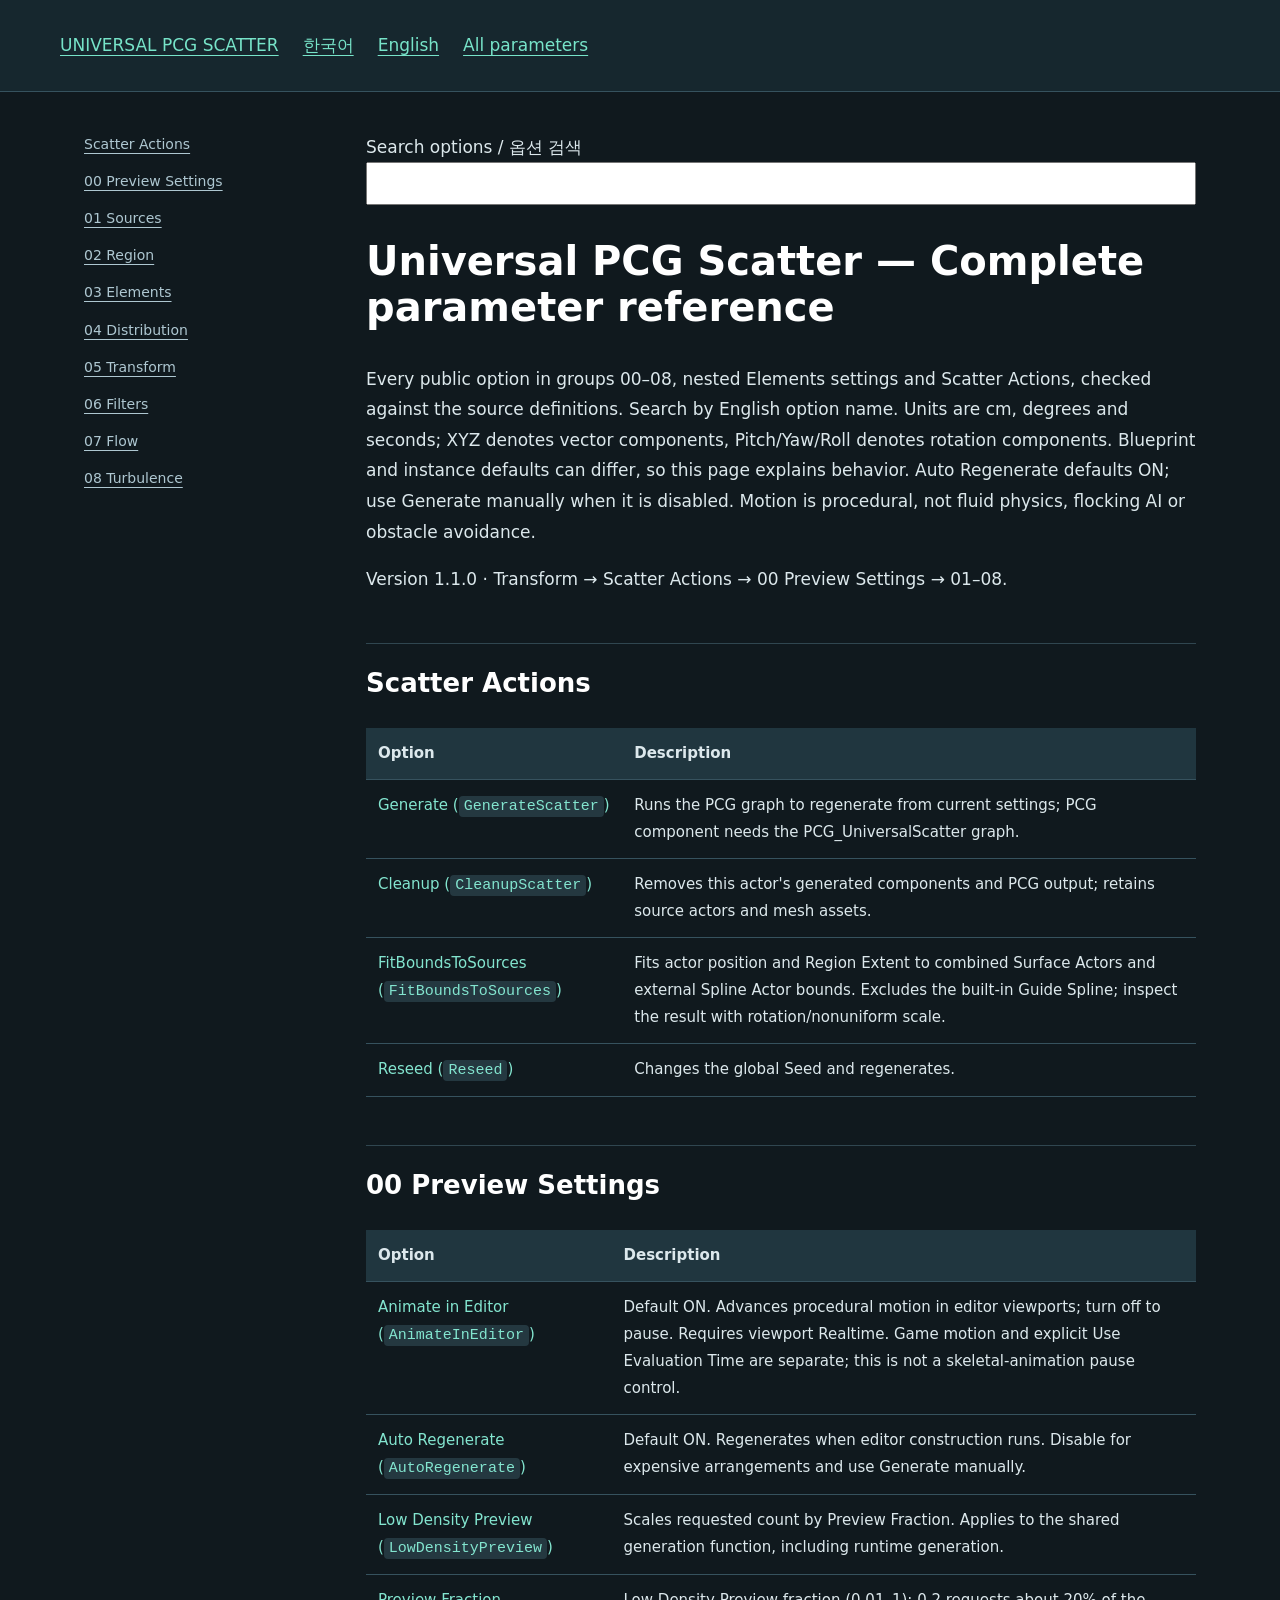
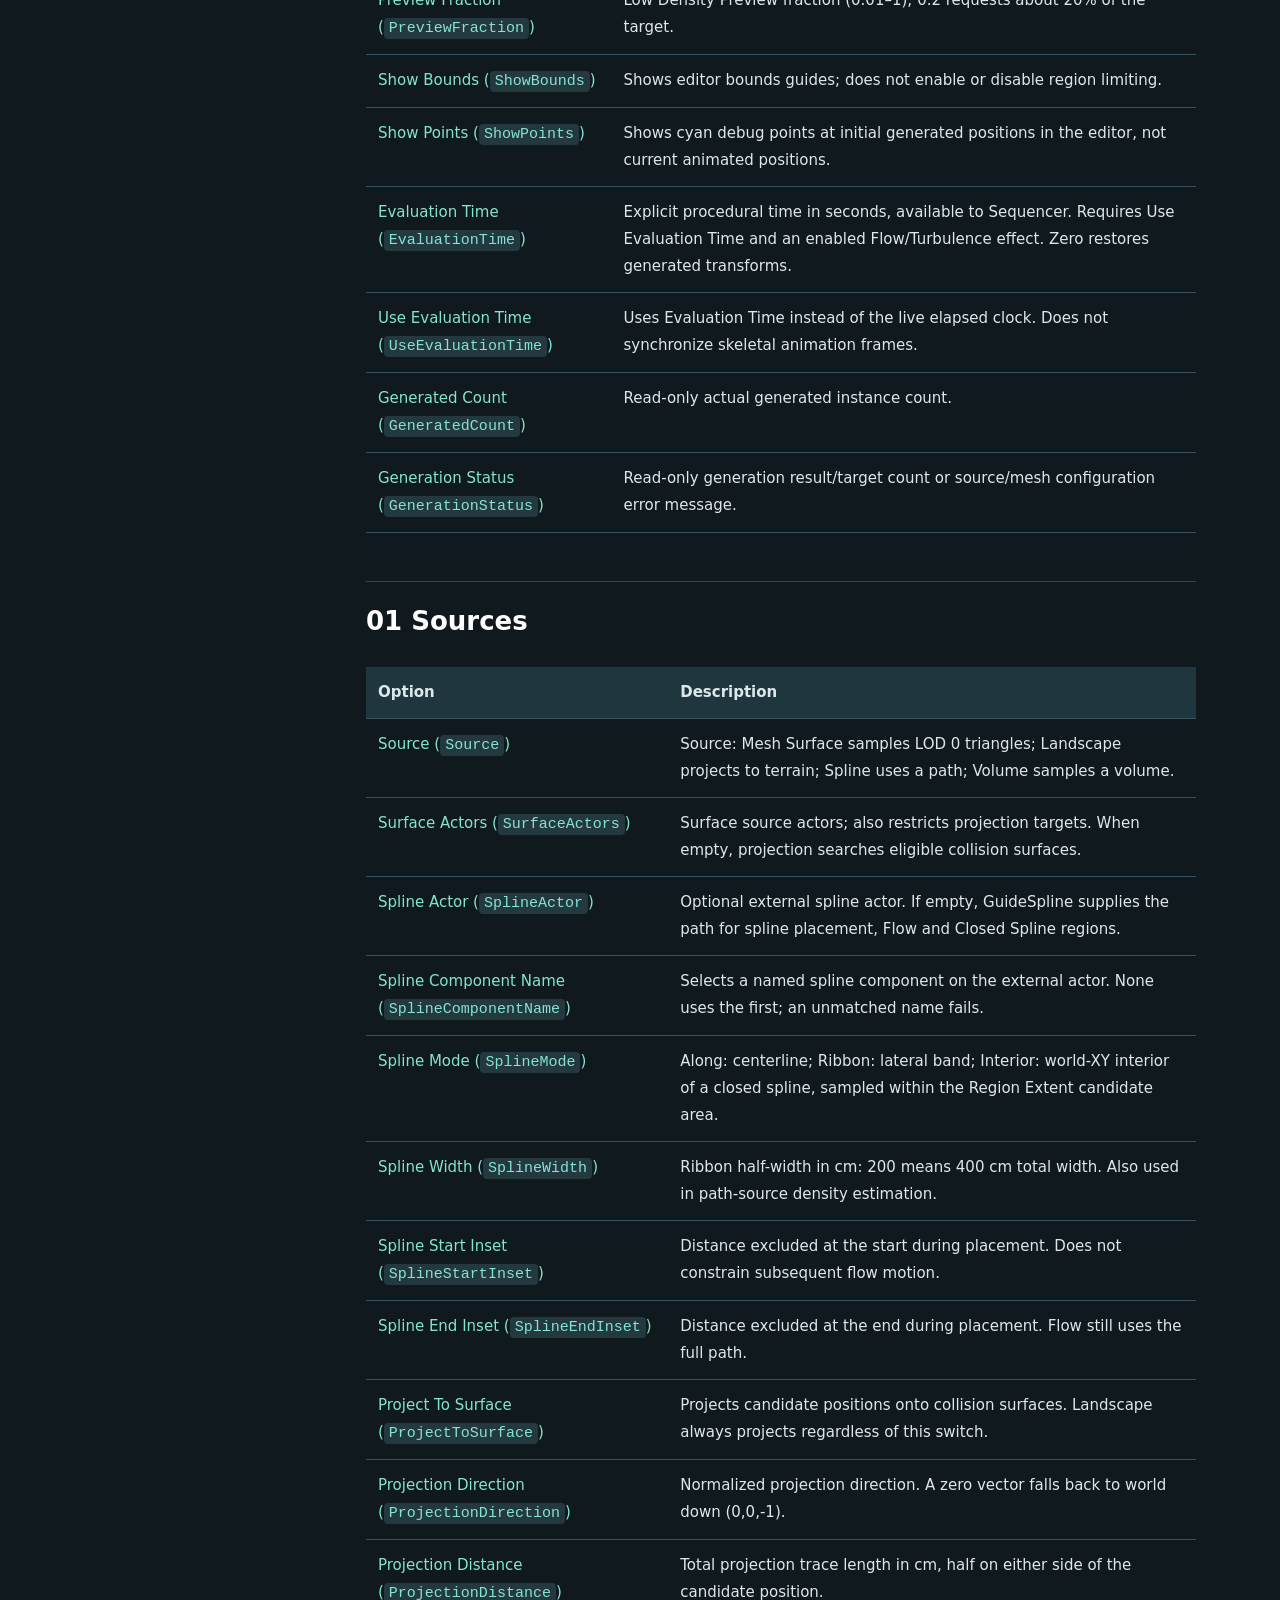
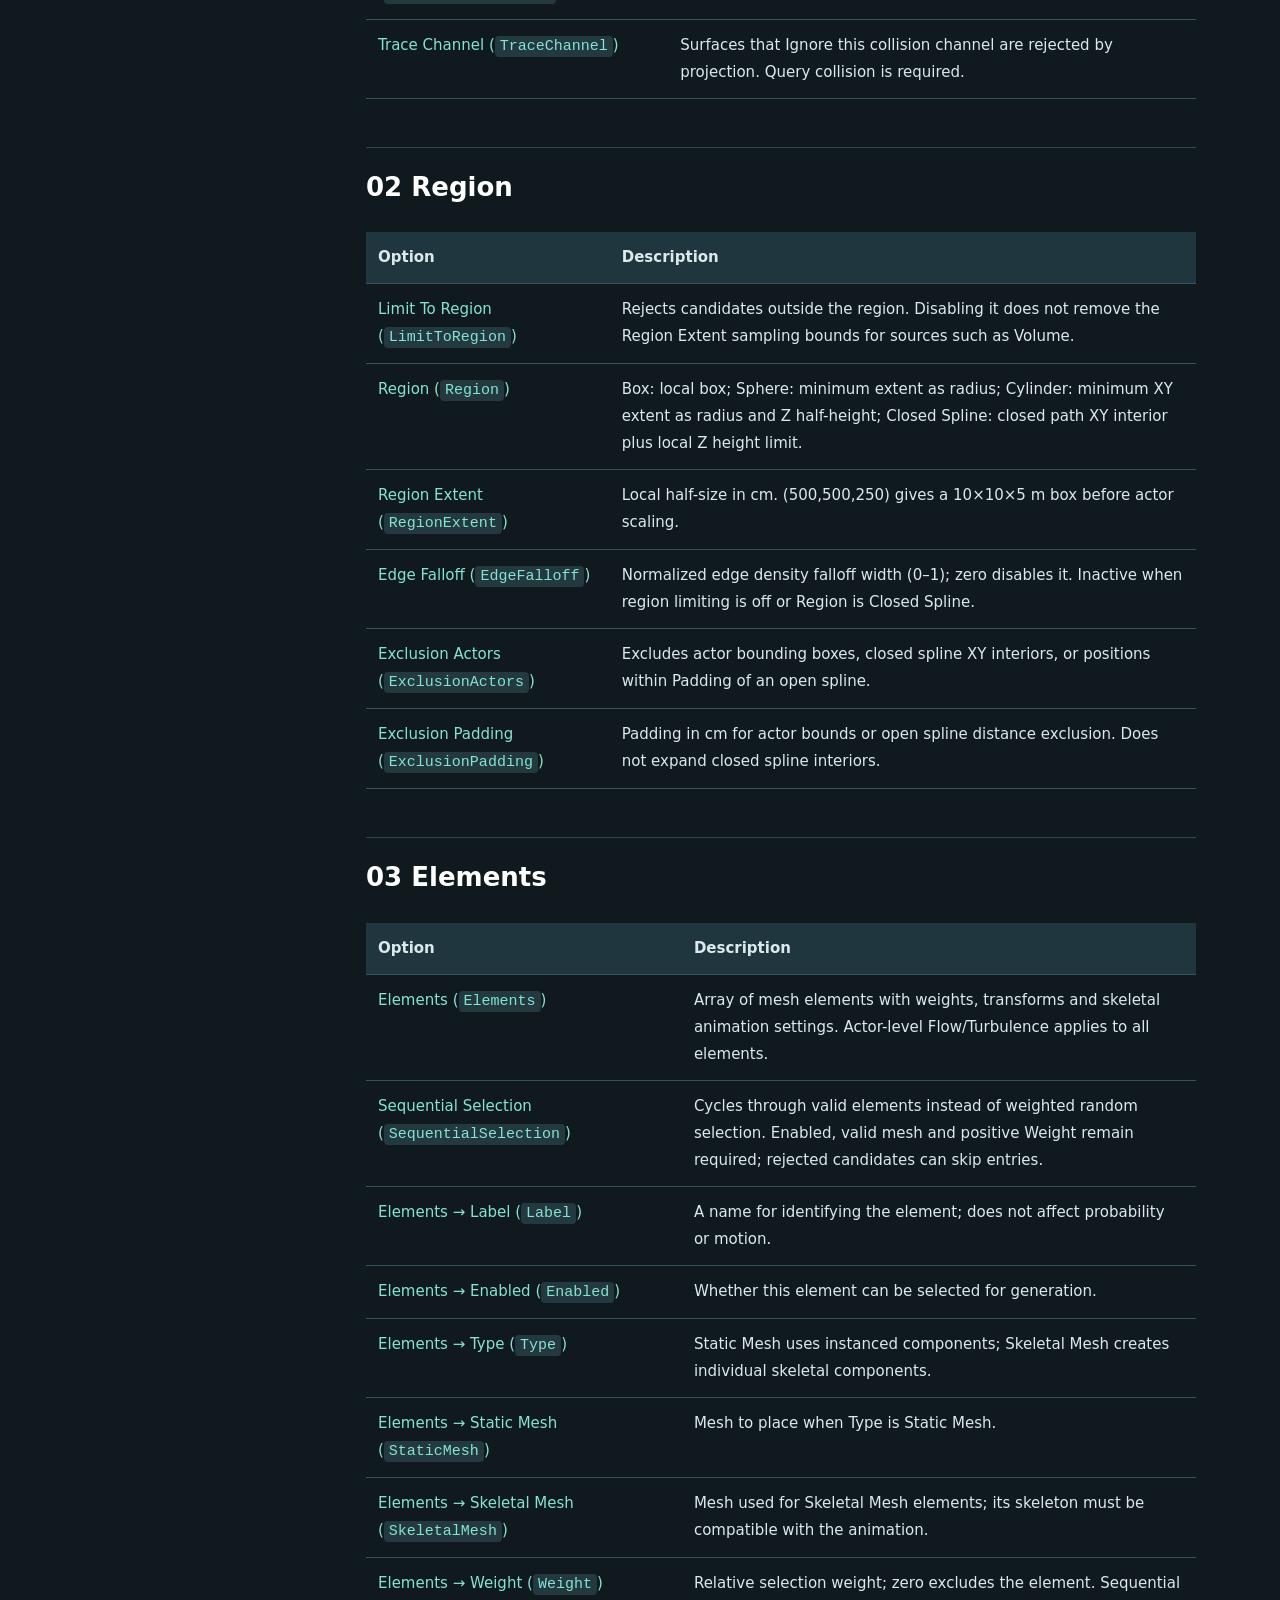
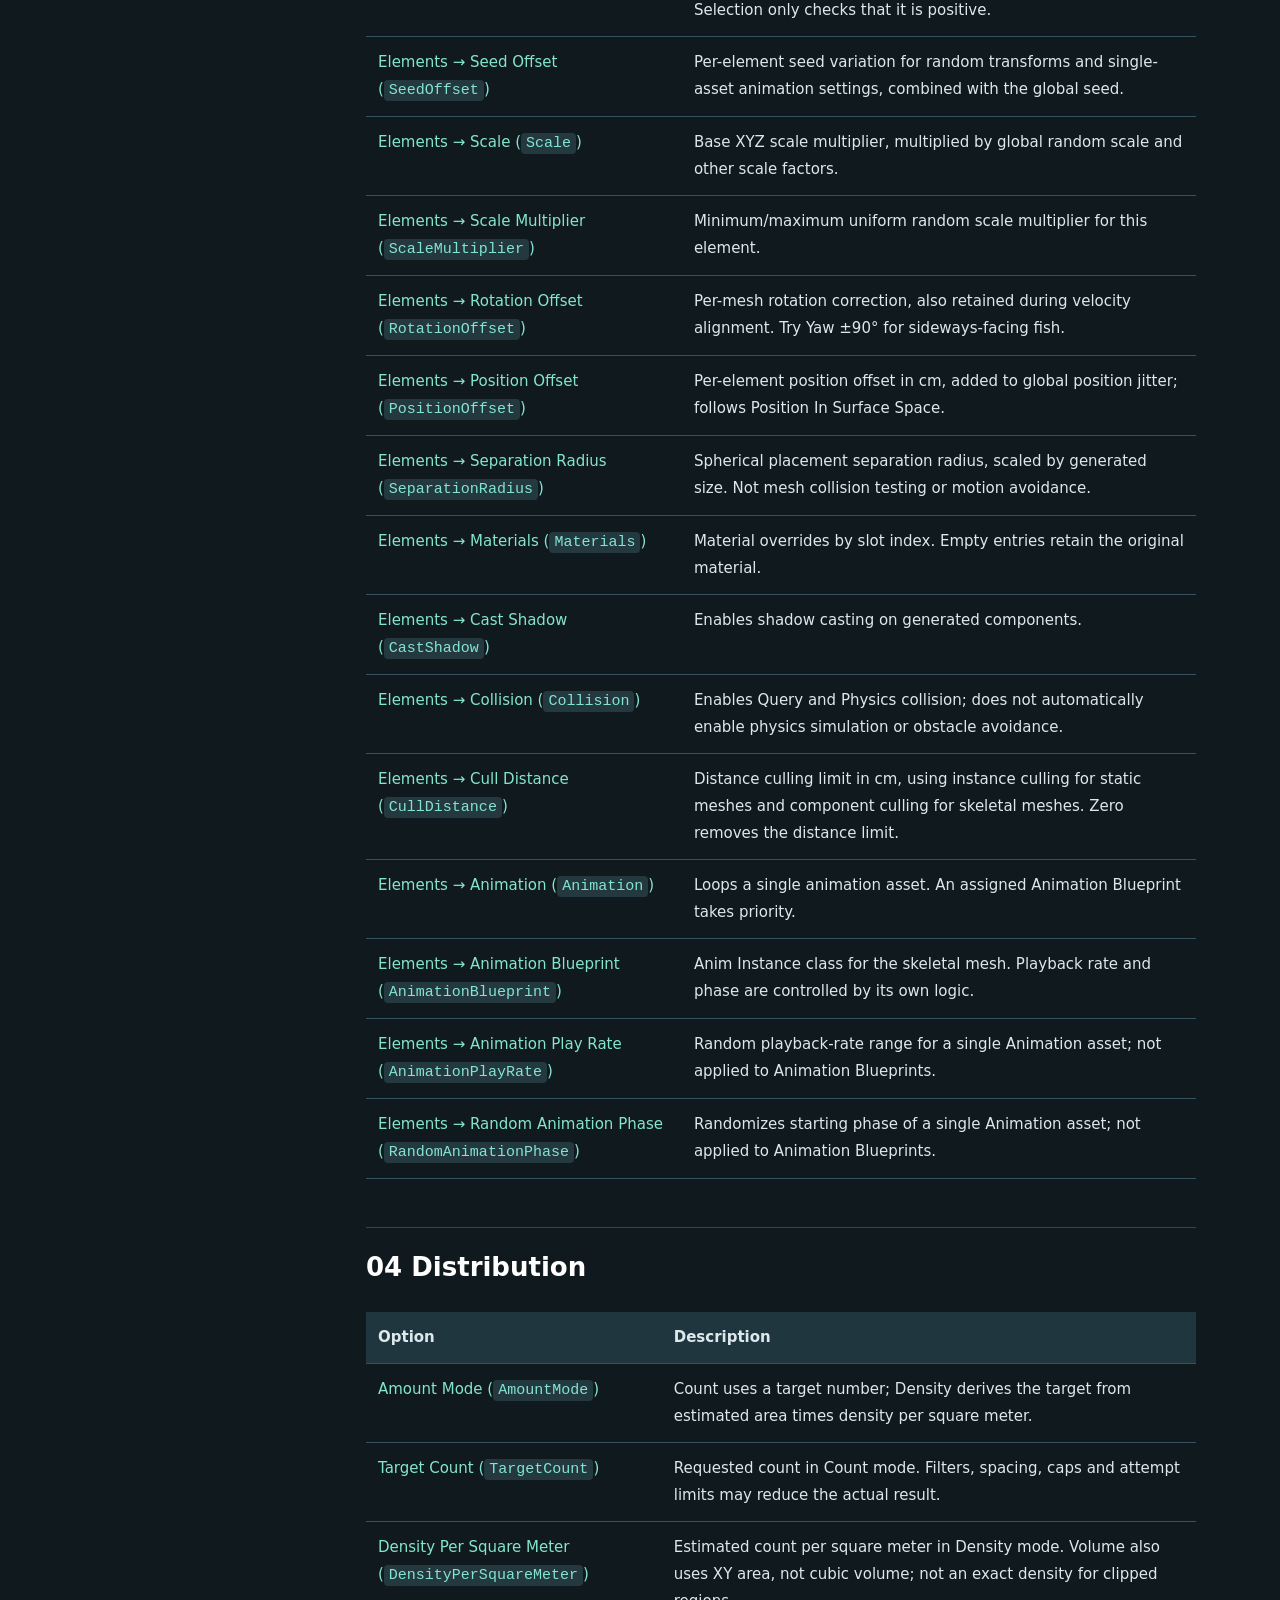
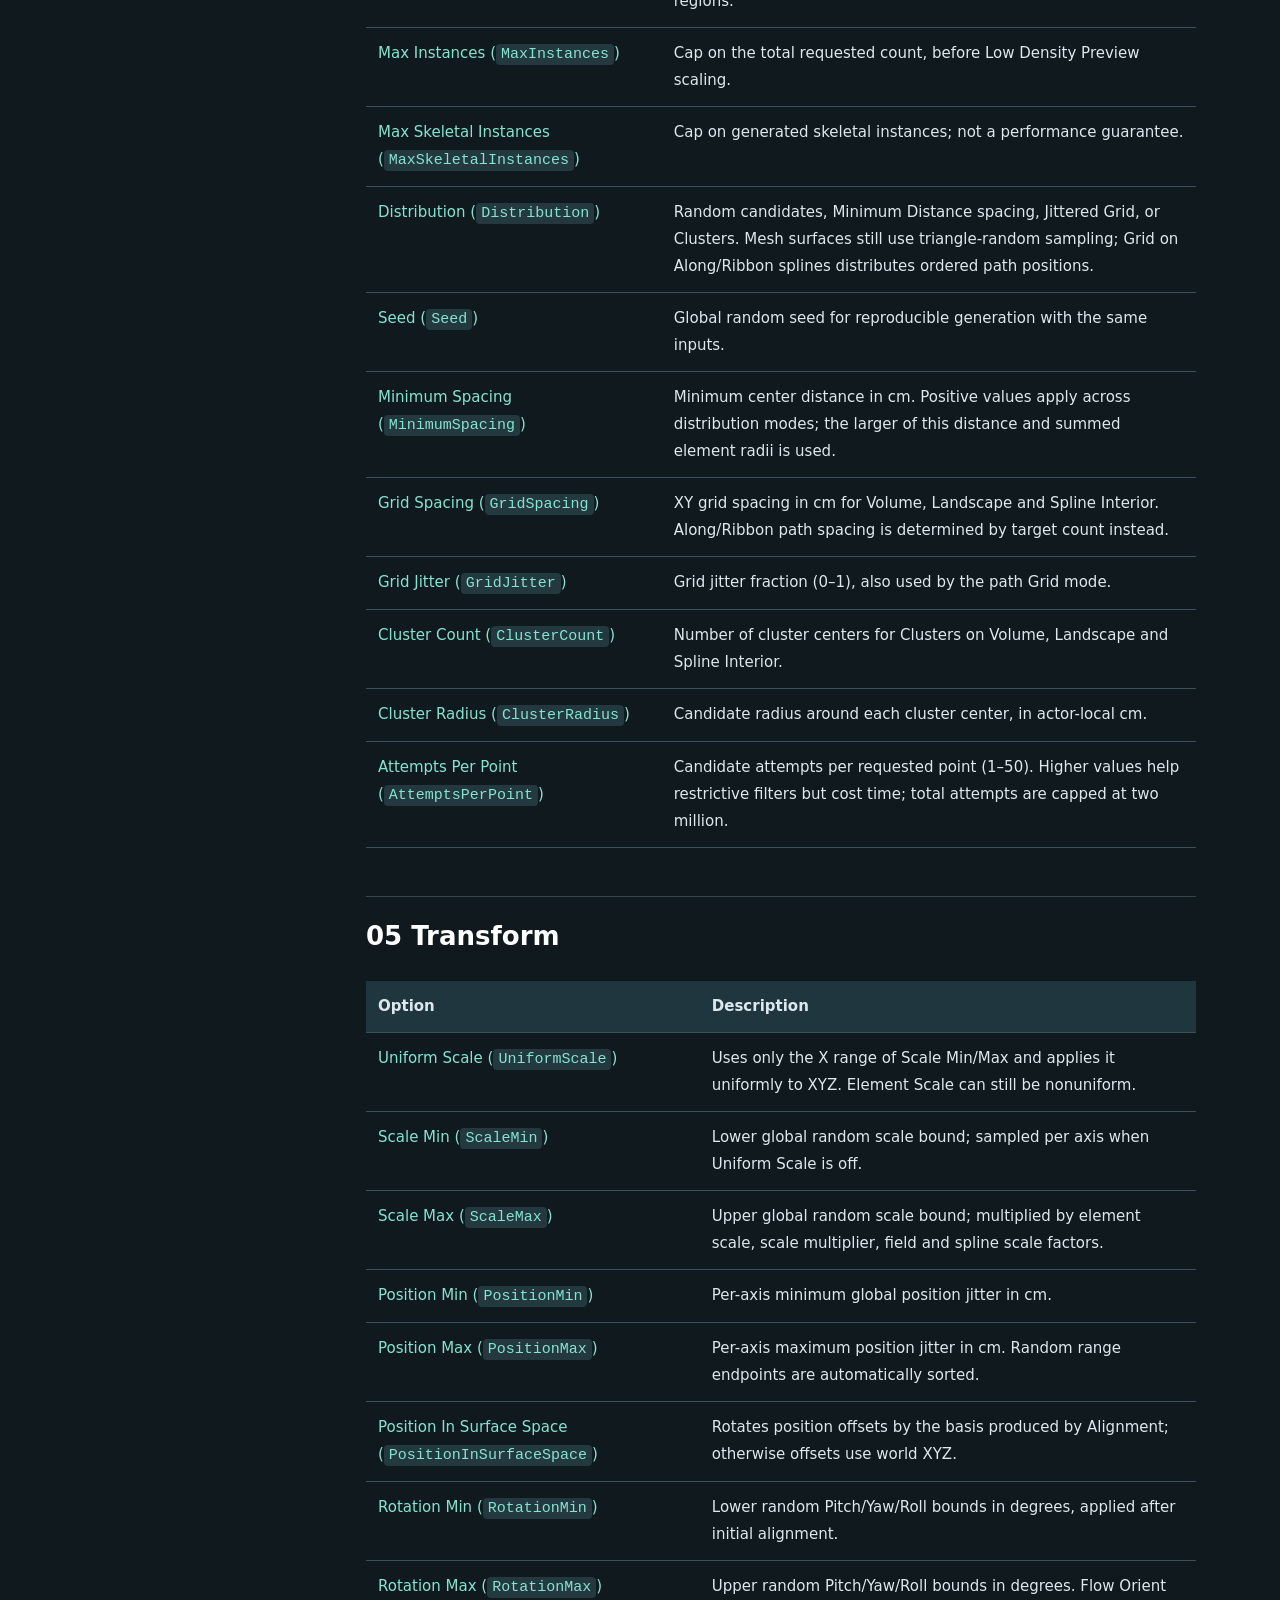
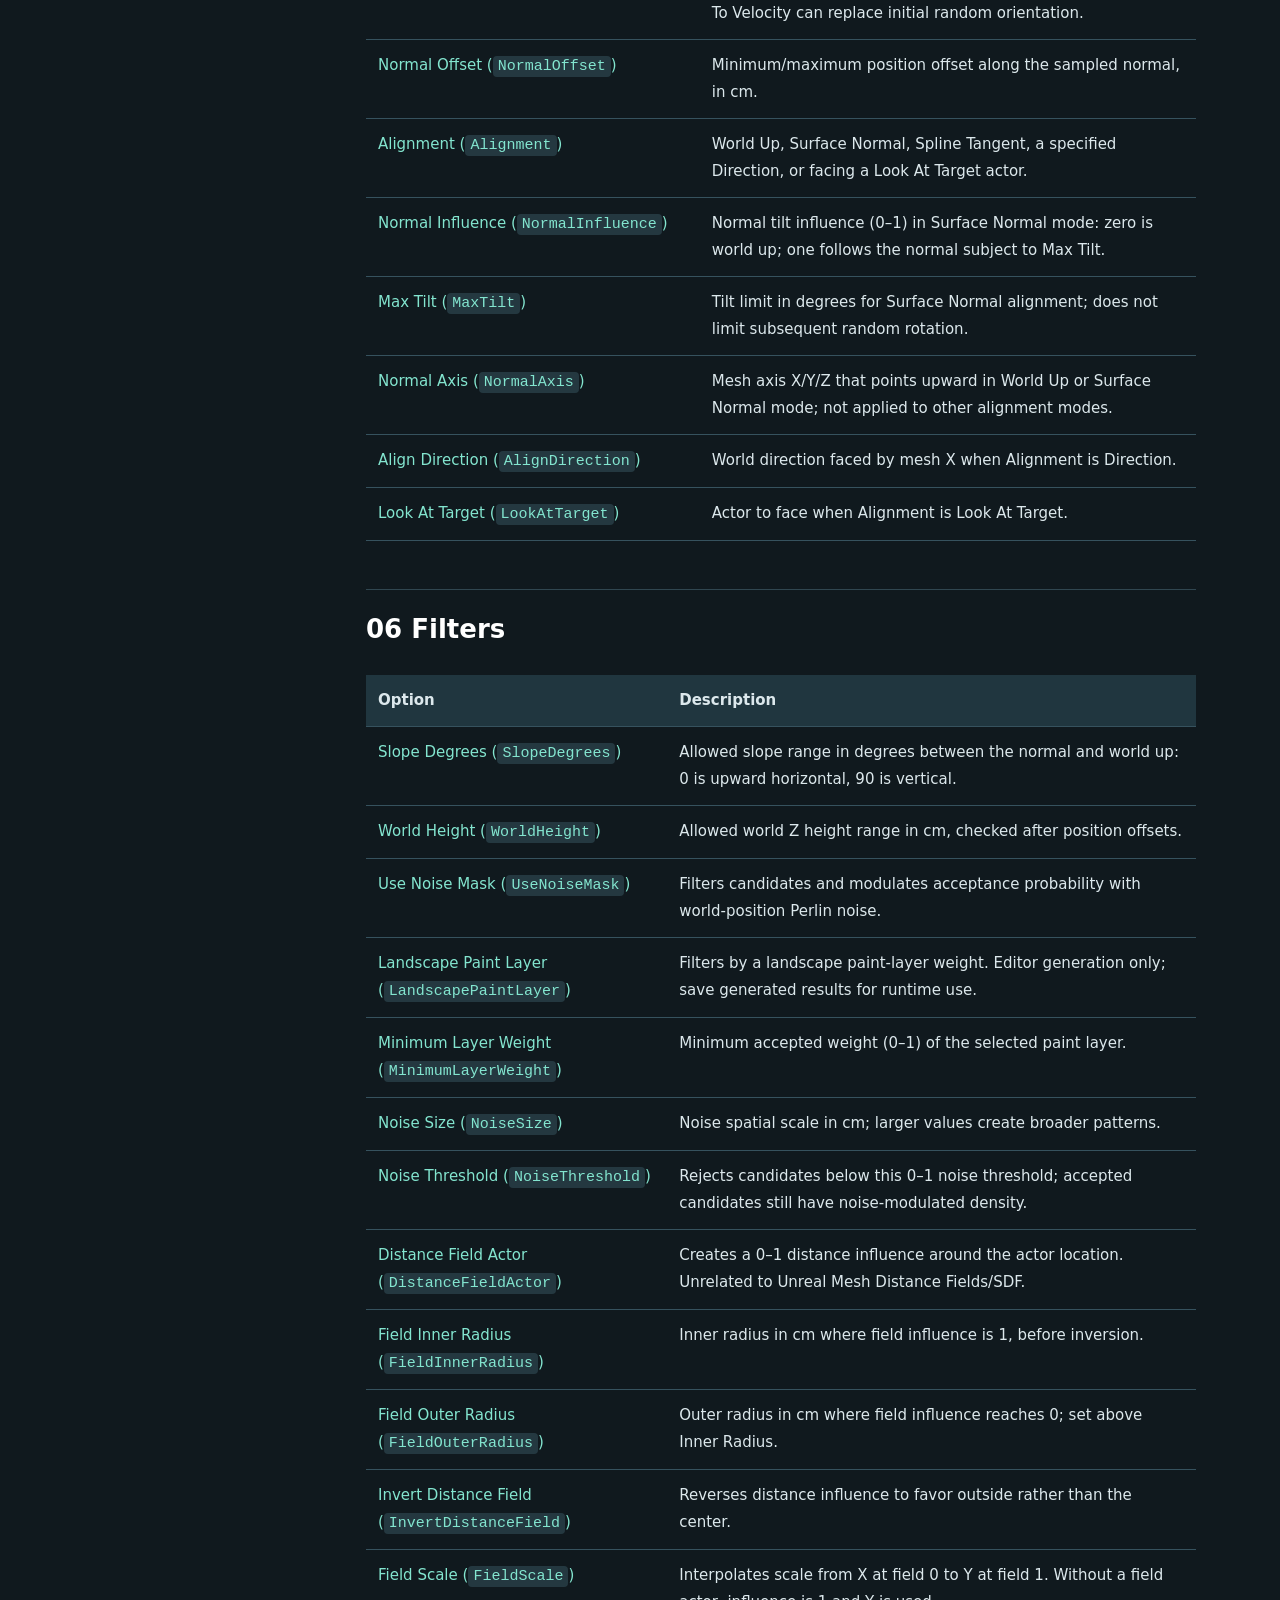
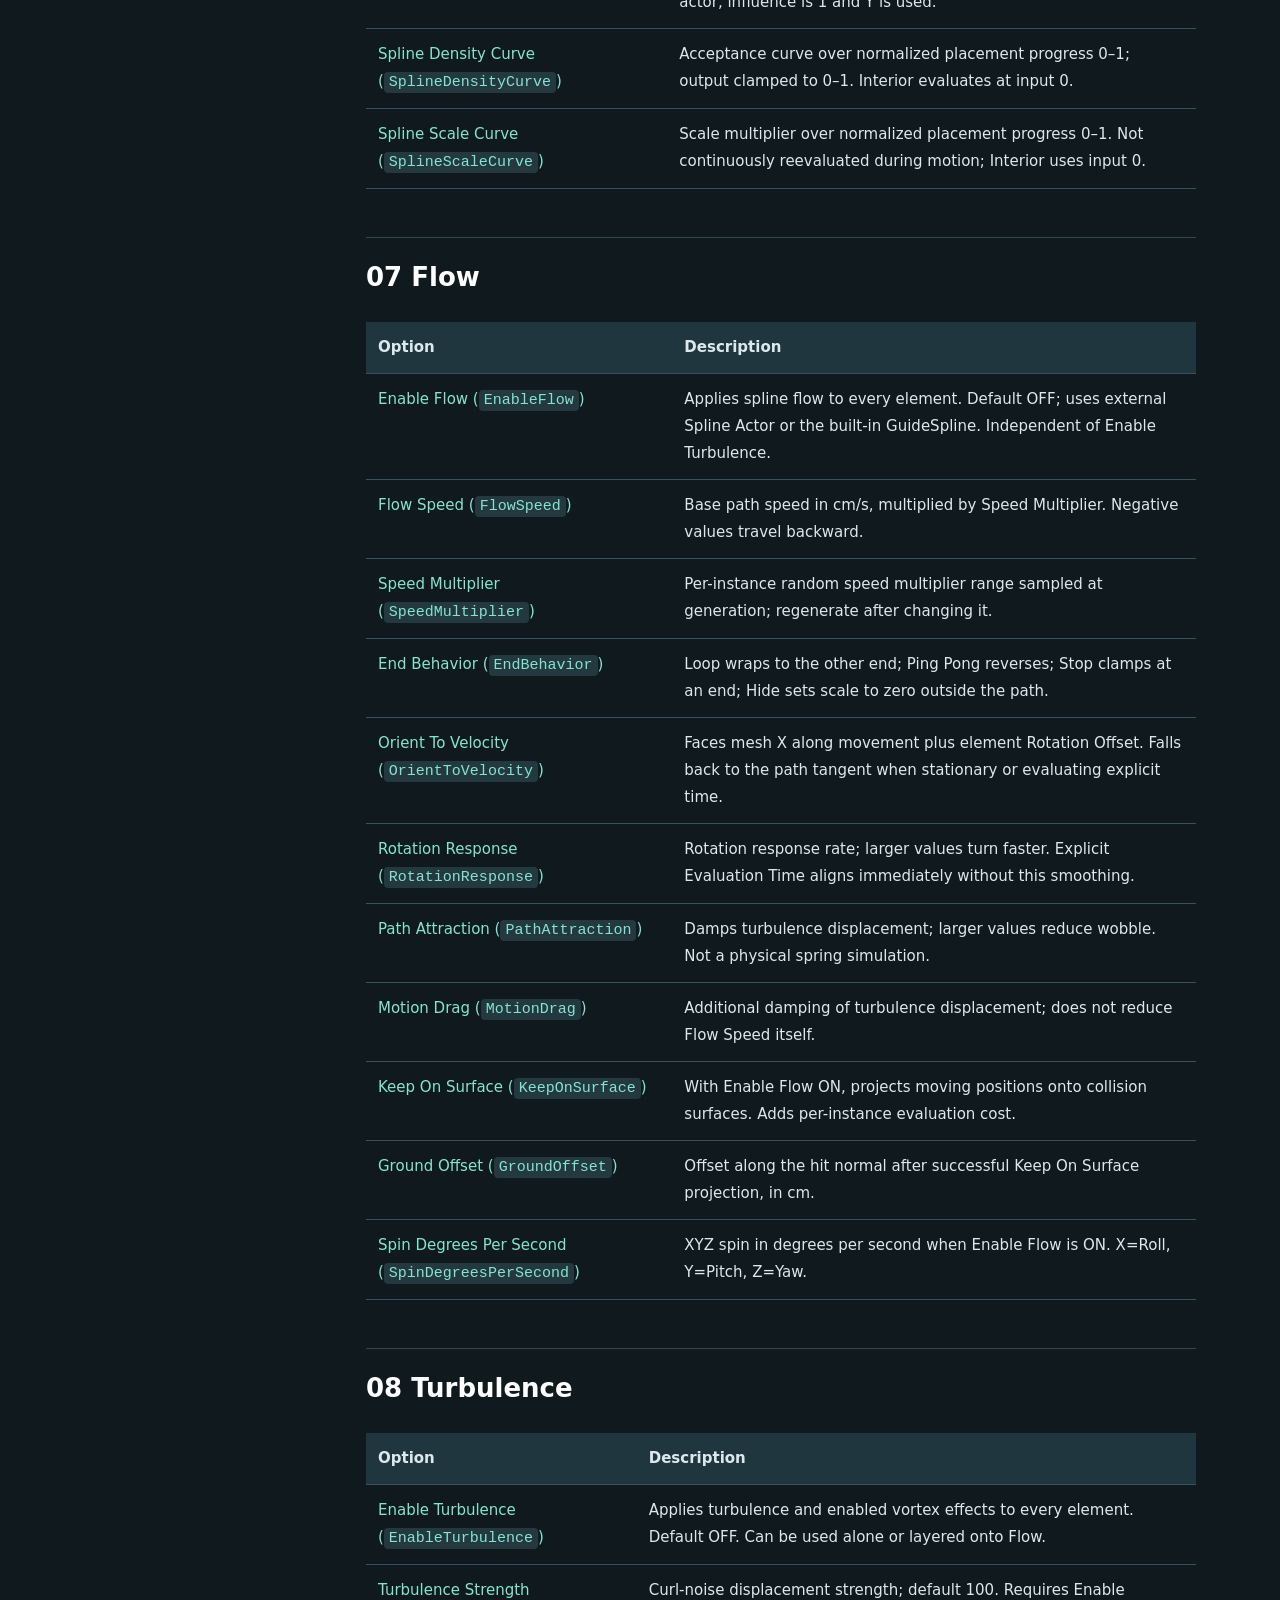
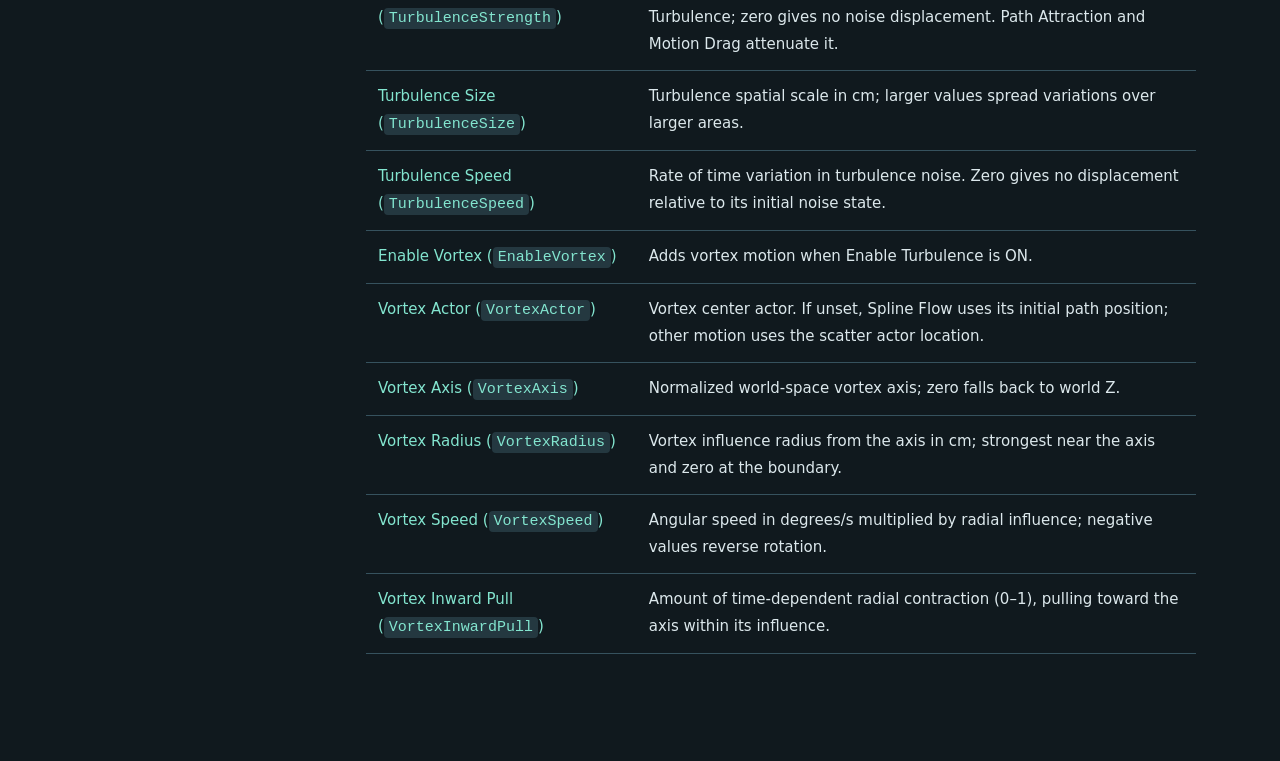
<file: parameters-en.html>
<!doctype html><html lang="en"><head><meta charset="utf-8"><meta name="viewport" content="width=device-width,initial-scale=1"><title>Universal PCG Scatter 1.1.0 — parameters</title><link rel="stylesheet" href="style.css"></head><body><header><a href="index.html">UNIVERSAL PCG SCATTER</a><a href="ko.html">한국어</a><a href="en.html">English</a><a href="parameters-en.html">All parameters</a></header><main><nav><a href="#section-1">Scatter Actions</a><a href="#section-2">00 Preview Settings</a><a href="#section-3">01 Sources</a><a href="#section-4">02 Region</a><a href="#section-5">03 Elements</a><a href="#section-6">04 Distribution</a><a href="#section-7">05 Transform</a><a href="#section-8">06 Filters</a><a href="#section-9">07 Flow</a><a href="#section-10">08 Turbulence</a></nav><article><label for="filter">Search options / 옵션 검색</label><input id="filter" type="search" style="width:100%;padding:12px"><p id="count"></p><h1>Universal PCG Scatter — Complete parameter reference</h1><p>Every public option in groups 00–08, nested Elements settings and Scatter Actions, checked against the source definitions. Search by English option name. Units are cm, degrees and seconds; XYZ denotes vector components, Pitch/Yaw/Roll denotes rotation components. Blueprint and instance defaults can differ, so this page explains behavior. Auto Regenerate defaults ON; use Generate manually when it is disabled. Motion is procedural, not fluid physics, flocking AI or obstacle avoidance.</p><p>Version 1.1.0 · Transform → Scatter Actions → 00 Preview Settings → 01–08.</p><h2 id="section-1">Scatter Actions</h2><table><thead><tr><th>Option</th><th>Description</th></tr></thead><tbody><tr data-search="generate (`generatescatter`) runs the pcg graph to regenerate from current settings; pcg component needs the pcg_universalscatter graph."><td>Generate (<code>GenerateScatter</code>)</td><td>Runs the PCG graph to regenerate from current settings; PCG component needs the PCG_UniversalScatter graph.</td></tr><tr data-search="cleanup (`cleanupscatter`) removes this actor&#x27;s generated components and pcg output; retains source actors and mesh assets."><td>Cleanup (<code>CleanupScatter</code>)</td><td>Removes this actor&#x27;s generated components and PCG output; retains source actors and mesh assets.</td></tr><tr data-search="fitboundstosources (`fitboundstosources`) fits actor position and region extent to combined surface actors and external spline actor bounds. excludes the built-in guide spline; inspect the result with rotation/nonuniform scale."><td>FitBoundsToSources (<code>FitBoundsToSources</code>)</td><td>Fits actor position and Region Extent to combined Surface Actors and external Spline Actor bounds. Excludes the built-in Guide Spline; inspect the result with rotation/nonuniform scale.</td></tr><tr data-search="reseed (`reseed`) changes the global seed and regenerates."><td>Reseed (<code>Reseed</code>)</td><td>Changes the global Seed and regenerates.</td></tr></tbody></table><h2 id="section-2">00 Preview Settings</h2><table><thead><tr><th>Option</th><th>Description</th></tr></thead><tbody><tr data-search="animate in editor (`animateineditor`) default on. advances procedural motion in editor viewports; turn off to pause. requires viewport realtime. game motion and explicit use evaluation time are separate; this is not a skeletal-animation pause control."><td>Animate in Editor (<code>AnimateInEditor</code>)</td><td>Default ON. Advances procedural motion in editor viewports; turn off to pause. Requires viewport Realtime. Game motion and explicit Use Evaluation Time are separate; this is not a skeletal-animation pause control.</td></tr><tr data-search="auto regenerate (`autoregenerate`) default on. regenerates when editor construction runs. disable for expensive arrangements and use generate manually."><td>Auto Regenerate (<code>AutoRegenerate</code>)</td><td>Default ON. Regenerates when editor construction runs. Disable for expensive arrangements and use Generate manually.</td></tr><tr data-search="low density preview (`lowdensitypreview`) scales requested count by preview fraction. applies to the shared generation function, including runtime generation."><td>Low Density Preview (<code>LowDensityPreview</code>)</td><td>Scales requested count by Preview Fraction. Applies to the shared generation function, including runtime generation.</td></tr><tr data-search="preview fraction (`previewfraction`) low density preview fraction (0.01–1); 0.2 requests about 20% of the target."><td>Preview Fraction (<code>PreviewFraction</code>)</td><td>Low Density Preview fraction (0.01–1); 0.2 requests about 20% of the target.</td></tr><tr data-search="show bounds (`showbounds`) shows editor bounds guides; does not enable or disable region limiting."><td>Show Bounds (<code>ShowBounds</code>)</td><td>Shows editor bounds guides; does not enable or disable region limiting.</td></tr><tr data-search="show points (`showpoints`) shows cyan debug points at initial generated positions in the editor, not current animated positions."><td>Show Points (<code>ShowPoints</code>)</td><td>Shows cyan debug points at initial generated positions in the editor, not current animated positions.</td></tr><tr data-search="evaluation time (`evaluationtime`) explicit procedural time in seconds, available to sequencer. requires use evaluation time and an enabled flow/turbulence effect. zero restores generated transforms."><td>Evaluation Time (<code>EvaluationTime</code>)</td><td>Explicit procedural time in seconds, available to Sequencer. Requires Use Evaluation Time and an enabled Flow/Turbulence effect. Zero restores generated transforms.</td></tr><tr data-search="use evaluation time (`useevaluationtime`) uses evaluation time instead of the live elapsed clock. does not synchronize skeletal animation frames."><td>Use Evaluation Time (<code>UseEvaluationTime</code>)</td><td>Uses Evaluation Time instead of the live elapsed clock. Does not synchronize skeletal animation frames.</td></tr><tr data-search="generated count (`generatedcount`) read-only actual generated instance count."><td>Generated Count (<code>GeneratedCount</code>)</td><td>Read-only actual generated instance count.</td></tr><tr data-search="generation status (`generationstatus`) read-only generation result/target count or source/mesh configuration error message."><td>Generation Status (<code>GenerationStatus</code>)</td><td>Read-only generation result/target count or source/mesh configuration error message.</td></tr></tbody></table><h2 id="section-3">01 Sources</h2><table><thead><tr><th>Option</th><th>Description</th></tr></thead><tbody><tr data-search="source (`source`) source: mesh surface samples lod 0 triangles; landscape projects to terrain; spline uses a path; volume samples a volume."><td>Source (<code>Source</code>)</td><td>Source: Mesh Surface samples LOD 0 triangles; Landscape projects to terrain; Spline uses a path; Volume samples a volume.</td></tr><tr data-search="surface actors (`surfaceactors`) surface source actors; also restricts projection targets. when empty, projection searches eligible collision surfaces."><td>Surface Actors (<code>SurfaceActors</code>)</td><td>Surface source actors; also restricts projection targets. When empty, projection searches eligible collision surfaces.</td></tr><tr data-search="spline actor (`splineactor`) optional external spline actor. if empty, guidespline supplies the path for spline placement, flow and closed spline regions."><td>Spline Actor (<code>SplineActor</code>)</td><td>Optional external spline actor. If empty, GuideSpline supplies the path for spline placement, Flow and Closed Spline regions.</td></tr><tr data-search="spline component name (`splinecomponentname`) selects a named spline component on the external actor. none uses the first; an unmatched name fails."><td>Spline Component Name (<code>SplineComponentName</code>)</td><td>Selects a named spline component on the external actor. None uses the first; an unmatched name fails.</td></tr><tr data-search="spline mode (`splinemode`) along: centerline; ribbon: lateral band; interior: world-xy interior of a closed spline, sampled within the region extent candidate area."><td>Spline Mode (<code>SplineMode</code>)</td><td>Along: centerline; Ribbon: lateral band; Interior: world-XY interior of a closed spline, sampled within the Region Extent candidate area.</td></tr><tr data-search="spline width (`splinewidth`) ribbon half-width in cm: 200 means 400 cm total width. also used in path-source density estimation."><td>Spline Width (<code>SplineWidth</code>)</td><td>Ribbon half-width in cm: 200 means 400 cm total width. Also used in path-source density estimation.</td></tr><tr data-search="spline start inset (`splinestartinset`) distance excluded at the start during placement. does not constrain subsequent flow motion."><td>Spline Start Inset (<code>SplineStartInset</code>)</td><td>Distance excluded at the start during placement. Does not constrain subsequent flow motion.</td></tr><tr data-search="spline end inset (`splineendinset`) distance excluded at the end during placement. flow still uses the full path."><td>Spline End Inset (<code>SplineEndInset</code>)</td><td>Distance excluded at the end during placement. Flow still uses the full path.</td></tr><tr data-search="project to surface (`projecttosurface`) projects candidate positions onto collision surfaces. landscape always projects regardless of this switch."><td>Project To Surface (<code>ProjectToSurface</code>)</td><td>Projects candidate positions onto collision surfaces. Landscape always projects regardless of this switch.</td></tr><tr data-search="projection direction (`projectiondirection`) normalized projection direction. a zero vector falls back to world down (0,0,-1)."><td>Projection Direction (<code>ProjectionDirection</code>)</td><td>Normalized projection direction. A zero vector falls back to world down (0,0,-1).</td></tr><tr data-search="projection distance (`projectiondistance`) total projection trace length in cm, half on either side of the candidate position."><td>Projection Distance (<code>ProjectionDistance</code>)</td><td>Total projection trace length in cm, half on either side of the candidate position.</td></tr><tr data-search="trace channel (`tracechannel`) surfaces that ignore this collision channel are rejected by projection. query collision is required."><td>Trace Channel (<code>TraceChannel</code>)</td><td>Surfaces that Ignore this collision channel are rejected by projection. Query collision is required.</td></tr></tbody></table><h2 id="section-4">02 Region</h2><table><thead><tr><th>Option</th><th>Description</th></tr></thead><tbody><tr data-search="limit to region (`limittoregion`) rejects candidates outside the region. disabling it does not remove the region extent sampling bounds for sources such as volume."><td>Limit To Region (<code>LimitToRegion</code>)</td><td>Rejects candidates outside the region. Disabling it does not remove the Region Extent sampling bounds for sources such as Volume.</td></tr><tr data-search="region (`region`) box: local box; sphere: minimum extent as radius; cylinder: minimum xy extent as radius and z half-height; closed spline: closed path xy interior plus local z height limit."><td>Region (<code>Region</code>)</td><td>Box: local box; Sphere: minimum extent as radius; Cylinder: minimum XY extent as radius and Z half-height; Closed Spline: closed path XY interior plus local Z height limit.</td></tr><tr data-search="region extent (`regionextent`) local half-size in cm. (500,500,250) gives a 10×10×5 m box before actor scaling."><td>Region Extent (<code>RegionExtent</code>)</td><td>Local half-size in cm. (500,500,250) gives a 10×10×5 m box before actor scaling.</td></tr><tr data-search="edge falloff (`edgefalloff`) normalized edge density falloff width (0–1); zero disables it. inactive when region limiting is off or region is closed spline."><td>Edge Falloff (<code>EdgeFalloff</code>)</td><td>Normalized edge density falloff width (0–1); zero disables it. Inactive when region limiting is off or Region is Closed Spline.</td></tr><tr data-search="exclusion actors (`exclusionactors`) excludes actor bounding boxes, closed spline xy interiors, or positions within padding of an open spline."><td>Exclusion Actors (<code>ExclusionActors</code>)</td><td>Excludes actor bounding boxes, closed spline XY interiors, or positions within Padding of an open spline.</td></tr><tr data-search="exclusion padding (`exclusionpadding`) padding in cm for actor bounds or open spline distance exclusion. does not expand closed spline interiors."><td>Exclusion Padding (<code>ExclusionPadding</code>)</td><td>Padding in cm for actor bounds or open spline distance exclusion. Does not expand closed spline interiors.</td></tr></tbody></table><h2 id="section-5">03 Elements</h2><table><thead><tr><th>Option</th><th>Description</th></tr></thead><tbody><tr data-search="elements (`elements`) array of mesh elements with weights, transforms and skeletal animation settings. actor-level flow/turbulence applies to all elements."><td>Elements (<code>Elements</code>)</td><td>Array of mesh elements with weights, transforms and skeletal animation settings. Actor-level Flow/Turbulence applies to all elements.</td></tr><tr data-search="sequential selection (`sequentialselection`) cycles through valid elements instead of weighted random selection. enabled, valid mesh and positive weight remain required; rejected candidates can skip entries."><td>Sequential Selection (<code>SequentialSelection</code>)</td><td>Cycles through valid elements instead of weighted random selection. Enabled, valid mesh and positive Weight remain required; rejected candidates can skip entries.</td></tr><tr data-search="elements → label (`label`) a name for identifying the element; does not affect probability or motion."><td>Elements → Label (<code>Label</code>)</td><td>A name for identifying the element; does not affect probability or motion.</td></tr><tr data-search="elements → enabled (`enabled`) whether this element can be selected for generation."><td>Elements → Enabled (<code>Enabled</code>)</td><td>Whether this element can be selected for generation.</td></tr><tr data-search="elements → type (`type`) static mesh uses instanced components; skeletal mesh creates individual skeletal components."><td>Elements → Type (<code>Type</code>)</td><td>Static Mesh uses instanced components; Skeletal Mesh creates individual skeletal components.</td></tr><tr data-search="elements → static mesh (`staticmesh`) mesh to place when type is static mesh."><td>Elements → Static Mesh (<code>StaticMesh</code>)</td><td>Mesh to place when Type is Static Mesh.</td></tr><tr data-search="elements → skeletal mesh (`skeletalmesh`) mesh used for skeletal mesh elements; its skeleton must be compatible with the animation."><td>Elements → Skeletal Mesh (<code>SkeletalMesh</code>)</td><td>Mesh used for Skeletal Mesh elements; its skeleton must be compatible with the animation.</td></tr><tr data-search="elements → weight (`weight`) relative selection weight; zero excludes the element. sequential selection only checks that it is positive."><td>Elements → Weight (<code>Weight</code>)</td><td>Relative selection weight; zero excludes the element. Sequential Selection only checks that it is positive.</td></tr><tr data-search="elements → seed offset (`seedoffset`) per-element seed variation for random transforms and single-asset animation settings, combined with the global seed."><td>Elements → Seed Offset (<code>SeedOffset</code>)</td><td>Per-element seed variation for random transforms and single-asset animation settings, combined with the global seed.</td></tr><tr data-search="elements → scale (`scale`) base xyz scale multiplier, multiplied by global random scale and other scale factors."><td>Elements → Scale (<code>Scale</code>)</td><td>Base XYZ scale multiplier, multiplied by global random scale and other scale factors.</td></tr><tr data-search="elements → scale multiplier (`scalemultiplier`) minimum/maximum uniform random scale multiplier for this element."><td>Elements → Scale Multiplier (<code>ScaleMultiplier</code>)</td><td>Minimum/maximum uniform random scale multiplier for this element.</td></tr><tr data-search="elements → rotation offset (`rotationoffset`) per-mesh rotation correction, also retained during velocity alignment. try yaw ±90° for sideways-facing fish."><td>Elements → Rotation Offset (<code>RotationOffset</code>)</td><td>Per-mesh rotation correction, also retained during velocity alignment. Try Yaw ±90° for sideways-facing fish.</td></tr><tr data-search="elements → position offset (`positionoffset`) per-element position offset in cm, added to global position jitter; follows position in surface space."><td>Elements → Position Offset (<code>PositionOffset</code>)</td><td>Per-element position offset in cm, added to global position jitter; follows Position In Surface Space.</td></tr><tr data-search="elements → separation radius (`separationradius`) spherical placement separation radius, scaled by generated size. not mesh collision testing or motion avoidance."><td>Elements → Separation Radius (<code>SeparationRadius</code>)</td><td>Spherical placement separation radius, scaled by generated size. Not mesh collision testing or motion avoidance.</td></tr><tr data-search="elements → materials (`materials`) material overrides by slot index. empty entries retain the original material."><td>Elements → Materials (<code>Materials</code>)</td><td>Material overrides by slot index. Empty entries retain the original material.</td></tr><tr data-search="elements → cast shadow (`castshadow`) enables shadow casting on generated components."><td>Elements → Cast Shadow (<code>CastShadow</code>)</td><td>Enables shadow casting on generated components.</td></tr><tr data-search="elements → collision (`collision`) enables query and physics collision; does not automatically enable physics simulation or obstacle avoidance."><td>Elements → Collision (<code>Collision</code>)</td><td>Enables Query and Physics collision; does not automatically enable physics simulation or obstacle avoidance.</td></tr><tr data-search="elements → cull distance (`culldistance`) distance culling limit in cm, using instance culling for static meshes and component culling for skeletal meshes. zero removes the distance limit."><td>Elements → Cull Distance (<code>CullDistance</code>)</td><td>Distance culling limit in cm, using instance culling for static meshes and component culling for skeletal meshes. Zero removes the distance limit.</td></tr><tr data-search="elements → animation (`animation`) loops a single animation asset. an assigned animation blueprint takes priority."><td>Elements → Animation (<code>Animation</code>)</td><td>Loops a single animation asset. An assigned Animation Blueprint takes priority.</td></tr><tr data-search="elements → animation blueprint (`animationblueprint`) anim instance class for the skeletal mesh. playback rate and phase are controlled by its own logic."><td>Elements → Animation Blueprint (<code>AnimationBlueprint</code>)</td><td>Anim Instance class for the skeletal mesh. Playback rate and phase are controlled by its own logic.</td></tr><tr data-search="elements → animation play rate (`animationplayrate`) random playback-rate range for a single animation asset; not applied to animation blueprints."><td>Elements → Animation Play Rate (<code>AnimationPlayRate</code>)</td><td>Random playback-rate range for a single Animation asset; not applied to Animation Blueprints.</td></tr><tr data-search="elements → random animation phase (`randomanimationphase`) randomizes starting phase of a single animation asset; not applied to animation blueprints."><td>Elements → Random Animation Phase (<code>RandomAnimationPhase</code>)</td><td>Randomizes starting phase of a single Animation asset; not applied to Animation Blueprints.</td></tr></tbody></table><h2 id="section-6">04 Distribution</h2><table><thead><tr><th>Option</th><th>Description</th></tr></thead><tbody><tr data-search="amount mode (`amountmode`) count uses a target number; density derives the target from estimated area times density per square meter."><td>Amount Mode (<code>AmountMode</code>)</td><td>Count uses a target number; Density derives the target from estimated area times density per square meter.</td></tr><tr data-search="target count (`targetcount`) requested count in count mode. filters, spacing, caps and attempt limits may reduce the actual result."><td>Target Count (<code>TargetCount</code>)</td><td>Requested count in Count mode. Filters, spacing, caps and attempt limits may reduce the actual result.</td></tr><tr data-search="density per square meter (`densitypersquaremeter`) estimated count per square meter in density mode. volume also uses xy area, not cubic volume; not an exact density for clipped regions."><td>Density Per Square Meter (<code>DensityPerSquareMeter</code>)</td><td>Estimated count per square meter in Density mode. Volume also uses XY area, not cubic volume; not an exact density for clipped regions.</td></tr><tr data-search="max instances (`maxinstances`) cap on the total requested count, before low density preview scaling."><td>Max Instances (<code>MaxInstances</code>)</td><td>Cap on the total requested count, before Low Density Preview scaling.</td></tr><tr data-search="max skeletal instances (`maxskeletalinstances`) cap on generated skeletal instances; not a performance guarantee."><td>Max Skeletal Instances (<code>MaxSkeletalInstances</code>)</td><td>Cap on generated skeletal instances; not a performance guarantee.</td></tr><tr data-search="distribution (`distribution`) random candidates, minimum distance spacing, jittered grid, or clusters. mesh surfaces still use triangle-random sampling; grid on along/ribbon splines distributes ordered path positions."><td>Distribution (<code>Distribution</code>)</td><td>Random candidates, Minimum Distance spacing, Jittered Grid, or Clusters. Mesh surfaces still use triangle-random sampling; Grid on Along/Ribbon splines distributes ordered path positions.</td></tr><tr data-search="seed (`seed`) global random seed for reproducible generation with the same inputs."><td>Seed (<code>Seed</code>)</td><td>Global random seed for reproducible generation with the same inputs.</td></tr><tr data-search="minimum spacing (`minimumspacing`) minimum center distance in cm. positive values apply across distribution modes; the larger of this distance and summed element radii is used."><td>Minimum Spacing (<code>MinimumSpacing</code>)</td><td>Minimum center distance in cm. Positive values apply across distribution modes; the larger of this distance and summed element radii is used.</td></tr><tr data-search="grid spacing (`gridspacing`) xy grid spacing in cm for volume, landscape and spline interior. along/ribbon path spacing is determined by target count instead."><td>Grid Spacing (<code>GridSpacing</code>)</td><td>XY grid spacing in cm for Volume, Landscape and Spline Interior. Along/Ribbon path spacing is determined by target count instead.</td></tr><tr data-search="grid jitter (`gridjitter`) grid jitter fraction (0–1), also used by the path grid mode."><td>Grid Jitter (<code>GridJitter</code>)</td><td>Grid jitter fraction (0–1), also used by the path Grid mode.</td></tr><tr data-search="cluster count (`clustercount`) number of cluster centers for clusters on volume, landscape and spline interior."><td>Cluster Count (<code>ClusterCount</code>)</td><td>Number of cluster centers for Clusters on Volume, Landscape and Spline Interior.</td></tr><tr data-search="cluster radius (`clusterradius`) candidate radius around each cluster center, in actor-local cm."><td>Cluster Radius (<code>ClusterRadius</code>)</td><td>Candidate radius around each cluster center, in actor-local cm.</td></tr><tr data-search="attempts per point (`attemptsperpoint`) candidate attempts per requested point (1–50). higher values help restrictive filters but cost time; total attempts are capped at two million."><td>Attempts Per Point (<code>AttemptsPerPoint</code>)</td><td>Candidate attempts per requested point (1–50). Higher values help restrictive filters but cost time; total attempts are capped at two million.</td></tr></tbody></table><h2 id="section-7">05 Transform</h2><table><thead><tr><th>Option</th><th>Description</th></tr></thead><tbody><tr data-search="uniform scale (`uniformscale`) uses only the x range of scale min/max and applies it uniformly to xyz. element scale can still be nonuniform."><td>Uniform Scale (<code>UniformScale</code>)</td><td>Uses only the X range of Scale Min/Max and applies it uniformly to XYZ. Element Scale can still be nonuniform.</td></tr><tr data-search="scale min (`scalemin`) lower global random scale bound; sampled per axis when uniform scale is off."><td>Scale Min (<code>ScaleMin</code>)</td><td>Lower global random scale bound; sampled per axis when Uniform Scale is off.</td></tr><tr data-search="scale max (`scalemax`) upper global random scale bound; multiplied by element scale, scale multiplier, field and spline scale factors."><td>Scale Max (<code>ScaleMax</code>)</td><td>Upper global random scale bound; multiplied by element scale, scale multiplier, field and spline scale factors.</td></tr><tr data-search="position min (`positionmin`) per-axis minimum global position jitter in cm."><td>Position Min (<code>PositionMin</code>)</td><td>Per-axis minimum global position jitter in cm.</td></tr><tr data-search="position max (`positionmax`) per-axis maximum position jitter in cm. random range endpoints are automatically sorted."><td>Position Max (<code>PositionMax</code>)</td><td>Per-axis maximum position jitter in cm. Random range endpoints are automatically sorted.</td></tr><tr data-search="position in surface space (`positioninsurfacespace`) rotates position offsets by the basis produced by alignment; otherwise offsets use world xyz."><td>Position In Surface Space (<code>PositionInSurfaceSpace</code>)</td><td>Rotates position offsets by the basis produced by Alignment; otherwise offsets use world XYZ.</td></tr><tr data-search="rotation min (`rotationmin`) lower random pitch/yaw/roll bounds in degrees, applied after initial alignment."><td>Rotation Min (<code>RotationMin</code>)</td><td>Lower random Pitch/Yaw/Roll bounds in degrees, applied after initial alignment.</td></tr><tr data-search="rotation max (`rotationmax`) upper random pitch/yaw/roll bounds in degrees. flow orient to velocity can replace initial random orientation."><td>Rotation Max (<code>RotationMax</code>)</td><td>Upper random Pitch/Yaw/Roll bounds in degrees. Flow Orient To Velocity can replace initial random orientation.</td></tr><tr data-search="normal offset (`normaloffset`) minimum/maximum position offset along the sampled normal, in cm."><td>Normal Offset (<code>NormalOffset</code>)</td><td>Minimum/maximum position offset along the sampled normal, in cm.</td></tr><tr data-search="alignment (`alignment`) world up, surface normal, spline tangent, a specified direction, or facing a look at target actor."><td>Alignment (<code>Alignment</code>)</td><td>World Up, Surface Normal, Spline Tangent, a specified Direction, or facing a Look At Target actor.</td></tr><tr data-search="normal influence (`normalinfluence`) normal tilt influence (0–1) in surface normal mode: zero is world up; one follows the normal subject to max tilt."><td>Normal Influence (<code>NormalInfluence</code>)</td><td>Normal tilt influence (0–1) in Surface Normal mode: zero is world up; one follows the normal subject to Max Tilt.</td></tr><tr data-search="max tilt (`maxtilt`) tilt limit in degrees for surface normal alignment; does not limit subsequent random rotation."><td>Max Tilt (<code>MaxTilt</code>)</td><td>Tilt limit in degrees for Surface Normal alignment; does not limit subsequent random rotation.</td></tr><tr data-search="normal axis (`normalaxis`) mesh axis x/y/z that points upward in world up or surface normal mode; not applied to other alignment modes."><td>Normal Axis (<code>NormalAxis</code>)</td><td>Mesh axis X/Y/Z that points upward in World Up or Surface Normal mode; not applied to other alignment modes.</td></tr><tr data-search="align direction (`aligndirection`) world direction faced by mesh x when alignment is direction."><td>Align Direction (<code>AlignDirection</code>)</td><td>World direction faced by mesh X when Alignment is Direction.</td></tr><tr data-search="look at target (`lookattarget`) actor to face when alignment is look at target."><td>Look At Target (<code>LookAtTarget</code>)</td><td>Actor to face when Alignment is Look At Target.</td></tr></tbody></table><h2 id="section-8">06 Filters</h2><table><thead><tr><th>Option</th><th>Description</th></tr></thead><tbody><tr data-search="slope degrees (`slopedegrees`) allowed slope range in degrees between the normal and world up: 0 is upward horizontal, 90 is vertical."><td>Slope Degrees (<code>SlopeDegrees</code>)</td><td>Allowed slope range in degrees between the normal and world up: 0 is upward horizontal, 90 is vertical.</td></tr><tr data-search="world height (`worldheight`) allowed world z height range in cm, checked after position offsets."><td>World Height (<code>WorldHeight</code>)</td><td>Allowed world Z height range in cm, checked after position offsets.</td></tr><tr data-search="use noise mask (`usenoisemask`) filters candidates and modulates acceptance probability with world-position perlin noise."><td>Use Noise Mask (<code>UseNoiseMask</code>)</td><td>Filters candidates and modulates acceptance probability with world-position Perlin noise.</td></tr><tr data-search="landscape paint layer (`landscapepaintlayer`) filters by a landscape paint-layer weight. editor generation only; save generated results for runtime use."><td>Landscape Paint Layer (<code>LandscapePaintLayer</code>)</td><td>Filters by a landscape paint-layer weight. Editor generation only; save generated results for runtime use.</td></tr><tr data-search="minimum layer weight (`minimumlayerweight`) minimum accepted weight (0–1) of the selected paint layer."><td>Minimum Layer Weight (<code>MinimumLayerWeight</code>)</td><td>Minimum accepted weight (0–1) of the selected paint layer.</td></tr><tr data-search="noise size (`noisesize`) noise spatial scale in cm; larger values create broader patterns."><td>Noise Size (<code>NoiseSize</code>)</td><td>Noise spatial scale in cm; larger values create broader patterns.</td></tr><tr data-search="noise threshold (`noisethreshold`) rejects candidates below this 0–1 noise threshold; accepted candidates still have noise-modulated density."><td>Noise Threshold (<code>NoiseThreshold</code>)</td><td>Rejects candidates below this 0–1 noise threshold; accepted candidates still have noise-modulated density.</td></tr><tr data-search="distance field actor (`distancefieldactor`) creates a 0–1 distance influence around the actor location. unrelated to unreal mesh distance fields/sdf."><td>Distance Field Actor (<code>DistanceFieldActor</code>)</td><td>Creates a 0–1 distance influence around the actor location. Unrelated to Unreal Mesh Distance Fields/SDF.</td></tr><tr data-search="field inner radius (`fieldinnerradius`) inner radius in cm where field influence is 1, before inversion."><td>Field Inner Radius (<code>FieldInnerRadius</code>)</td><td>Inner radius in cm where field influence is 1, before inversion.</td></tr><tr data-search="field outer radius (`fieldouterradius`) outer radius in cm where field influence reaches 0; set above inner radius."><td>Field Outer Radius (<code>FieldOuterRadius</code>)</td><td>Outer radius in cm where field influence reaches 0; set above Inner Radius.</td></tr><tr data-search="invert distance field (`invertdistancefield`) reverses distance influence to favor outside rather than the center."><td>Invert Distance Field (<code>InvertDistanceField</code>)</td><td>Reverses distance influence to favor outside rather than the center.</td></tr><tr data-search="field scale (`fieldscale`) interpolates scale from x at field 0 to y at field 1. without a field actor, influence is 1 and y is used."><td>Field Scale (<code>FieldScale</code>)</td><td>Interpolates scale from X at field 0 to Y at field 1. Without a field actor, influence is 1 and Y is used.</td></tr><tr data-search="spline density curve (`splinedensitycurve`) acceptance curve over normalized placement progress 0–1; output clamped to 0–1. interior evaluates at input 0."><td>Spline Density Curve (<code>SplineDensityCurve</code>)</td><td>Acceptance curve over normalized placement progress 0–1; output clamped to 0–1. Interior evaluates at input 0.</td></tr><tr data-search="spline scale curve (`splinescalecurve`) scale multiplier over normalized placement progress 0–1. not continuously reevaluated during motion; interior uses input 0."><td>Spline Scale Curve (<code>SplineScaleCurve</code>)</td><td>Scale multiplier over normalized placement progress 0–1. Not continuously reevaluated during motion; Interior uses input 0.</td></tr></tbody></table><h2 id="section-9">07 Flow</h2><table><thead><tr><th>Option</th><th>Description</th></tr></thead><tbody><tr data-search="enable flow (`enableflow`) applies spline flow to every element. default off; uses external spline actor or the built-in guidespline. independent of enable turbulence."><td>Enable Flow (<code>EnableFlow</code>)</td><td>Applies spline flow to every element. Default OFF; uses external Spline Actor or the built-in GuideSpline. Independent of Enable Turbulence.</td></tr><tr data-search="flow speed (`flowspeed`) base path speed in cm/s, multiplied by speed multiplier. negative values travel backward."><td>Flow Speed (<code>FlowSpeed</code>)</td><td>Base path speed in cm/s, multiplied by Speed Multiplier. Negative values travel backward.</td></tr><tr data-search="speed multiplier (`speedmultiplier`) per-instance random speed multiplier range sampled at generation; regenerate after changing it."><td>Speed Multiplier (<code>SpeedMultiplier</code>)</td><td>Per-instance random speed multiplier range sampled at generation; regenerate after changing it.</td></tr><tr data-search="end behavior (`endbehavior`) loop wraps to the other end; ping pong reverses; stop clamps at an end; hide sets scale to zero outside the path."><td>End Behavior (<code>EndBehavior</code>)</td><td>Loop wraps to the other end; Ping Pong reverses; Stop clamps at an end; Hide sets scale to zero outside the path.</td></tr><tr data-search="orient to velocity (`orienttovelocity`) faces mesh x along movement plus element rotation offset. falls back to the path tangent when stationary or evaluating explicit time."><td>Orient To Velocity (<code>OrientToVelocity</code>)</td><td>Faces mesh X along movement plus element Rotation Offset. Falls back to the path tangent when stationary or evaluating explicit time.</td></tr><tr data-search="rotation response (`rotationresponse`) rotation response rate; larger values turn faster. explicit evaluation time aligns immediately without this smoothing."><td>Rotation Response (<code>RotationResponse</code>)</td><td>Rotation response rate; larger values turn faster. Explicit Evaluation Time aligns immediately without this smoothing.</td></tr><tr data-search="path attraction (`pathattraction`) damps turbulence displacement; larger values reduce wobble. not a physical spring simulation."><td>Path Attraction (<code>PathAttraction</code>)</td><td>Damps turbulence displacement; larger values reduce wobble. Not a physical spring simulation.</td></tr><tr data-search="motion drag (`motiondrag`) additional damping of turbulence displacement; does not reduce flow speed itself."><td>Motion Drag (<code>MotionDrag</code>)</td><td>Additional damping of turbulence displacement; does not reduce Flow Speed itself.</td></tr><tr data-search="keep on surface (`keeponsurface`) with enable flow on, projects moving positions onto collision surfaces. adds per-instance evaluation cost."><td>Keep On Surface (<code>KeepOnSurface</code>)</td><td>With Enable Flow ON, projects moving positions onto collision surfaces. Adds per-instance evaluation cost.</td></tr><tr data-search="ground offset (`groundoffset`) offset along the hit normal after successful keep on surface projection, in cm."><td>Ground Offset (<code>GroundOffset</code>)</td><td>Offset along the hit normal after successful Keep On Surface projection, in cm.</td></tr><tr data-search="spin degrees per second (`spindegreespersecond`) xyz spin in degrees per second when enable flow is on. x=roll, y=pitch, z=yaw."><td>Spin Degrees Per Second (<code>SpinDegreesPerSecond</code>)</td><td>XYZ spin in degrees per second when Enable Flow is ON. X=Roll, Y=Pitch, Z=Yaw.</td></tr></tbody></table><h2 id="section-10">08 Turbulence</h2><table><thead><tr><th>Option</th><th>Description</th></tr></thead><tbody><tr data-search="enable turbulence (`enableturbulence`) applies turbulence and enabled vortex effects to every element. default off. can be used alone or layered onto flow."><td>Enable Turbulence (<code>EnableTurbulence</code>)</td><td>Applies turbulence and enabled vortex effects to every element. Default OFF. Can be used alone or layered onto Flow.</td></tr><tr data-search="turbulence strength (`turbulencestrength`) curl-noise displacement strength; default 100. requires enable turbulence; zero gives no noise displacement. path attraction and motion drag attenuate it."><td>Turbulence Strength (<code>TurbulenceStrength</code>)</td><td>Curl-noise displacement strength; default 100. Requires Enable Turbulence; zero gives no noise displacement. Path Attraction and Motion Drag attenuate it.</td></tr><tr data-search="turbulence size (`turbulencesize`) turbulence spatial scale in cm; larger values spread variations over larger areas."><td>Turbulence Size (<code>TurbulenceSize</code>)</td><td>Turbulence spatial scale in cm; larger values spread variations over larger areas.</td></tr><tr data-search="turbulence speed (`turbulencespeed`) rate of time variation in turbulence noise. zero gives no displacement relative to its initial noise state."><td>Turbulence Speed (<code>TurbulenceSpeed</code>)</td><td>Rate of time variation in turbulence noise. Zero gives no displacement relative to its initial noise state.</td></tr><tr data-search="enable vortex (`enablevortex`) adds vortex motion when enable turbulence is on."><td>Enable Vortex (<code>EnableVortex</code>)</td><td>Adds vortex motion when Enable Turbulence is ON.</td></tr><tr data-search="vortex actor (`vortexactor`) vortex center actor. if unset, spline flow uses its initial path position; other motion uses the scatter actor location."><td>Vortex Actor (<code>VortexActor</code>)</td><td>Vortex center actor. If unset, Spline Flow uses its initial path position; other motion uses the scatter actor location.</td></tr><tr data-search="vortex axis (`vortexaxis`) normalized world-space vortex axis; zero falls back to world z."><td>Vortex Axis (<code>VortexAxis</code>)</td><td>Normalized world-space vortex axis; zero falls back to world Z.</td></tr><tr data-search="vortex radius (`vortexradius`) vortex influence radius from the axis in cm; strongest near the axis and zero at the boundary."><td>Vortex Radius (<code>VortexRadius</code>)</td><td>Vortex influence radius from the axis in cm; strongest near the axis and zero at the boundary.</td></tr><tr data-search="vortex speed (`vortexspeed`) angular speed in degrees/s multiplied by radial influence; negative values reverse rotation."><td>Vortex Speed (<code>VortexSpeed</code>)</td><td>Angular speed in degrees/s multiplied by radial influence; negative values reverse rotation.</td></tr><tr data-search="vortex inward pull (`vortexinwardpull`) amount of time-dependent radial contraction (0–1), pulling toward the axis within its influence."><td>Vortex Inward Pull (<code>VortexInwardPull</code>)</td><td>Amount of time-dependent radial contraction (0–1), pulling toward the axis within its influence.</td></tr></tbody></table></article></main><footer>© 2026 rhymage · v1.1.0 · <a href="parameters-en.md">Markdown</a></footer><script>const f=document.getElementById('filter');if(f){const rows=[...document.querySelectorAll('tbody tr')];f.addEventListener('input',()=>{let n=0;for(const r of rows){r.hidden=!r.dataset.search.includes(f.value.toLowerCase().trim());if(!r.hidden)n++;}document.getElementById('count').textContent=n+' / '+rows.length;});}</script></body></html>
</file>
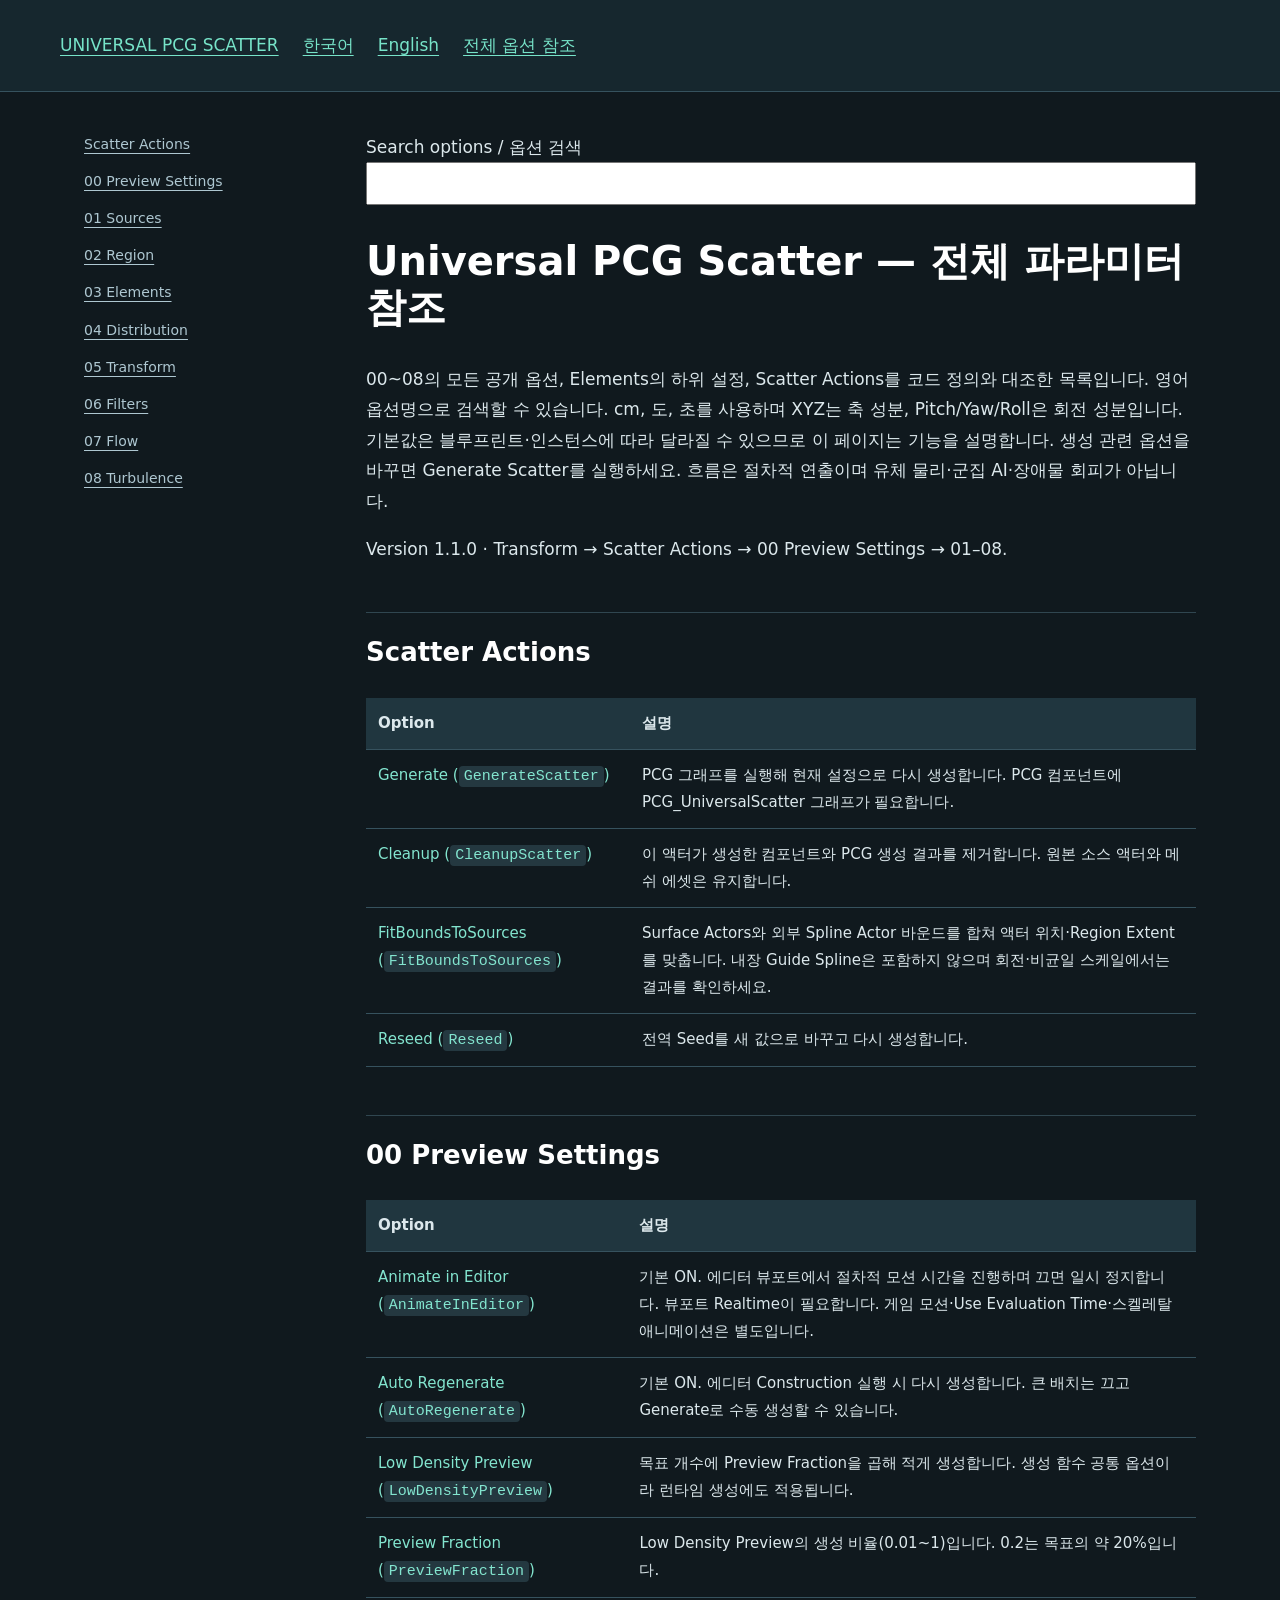
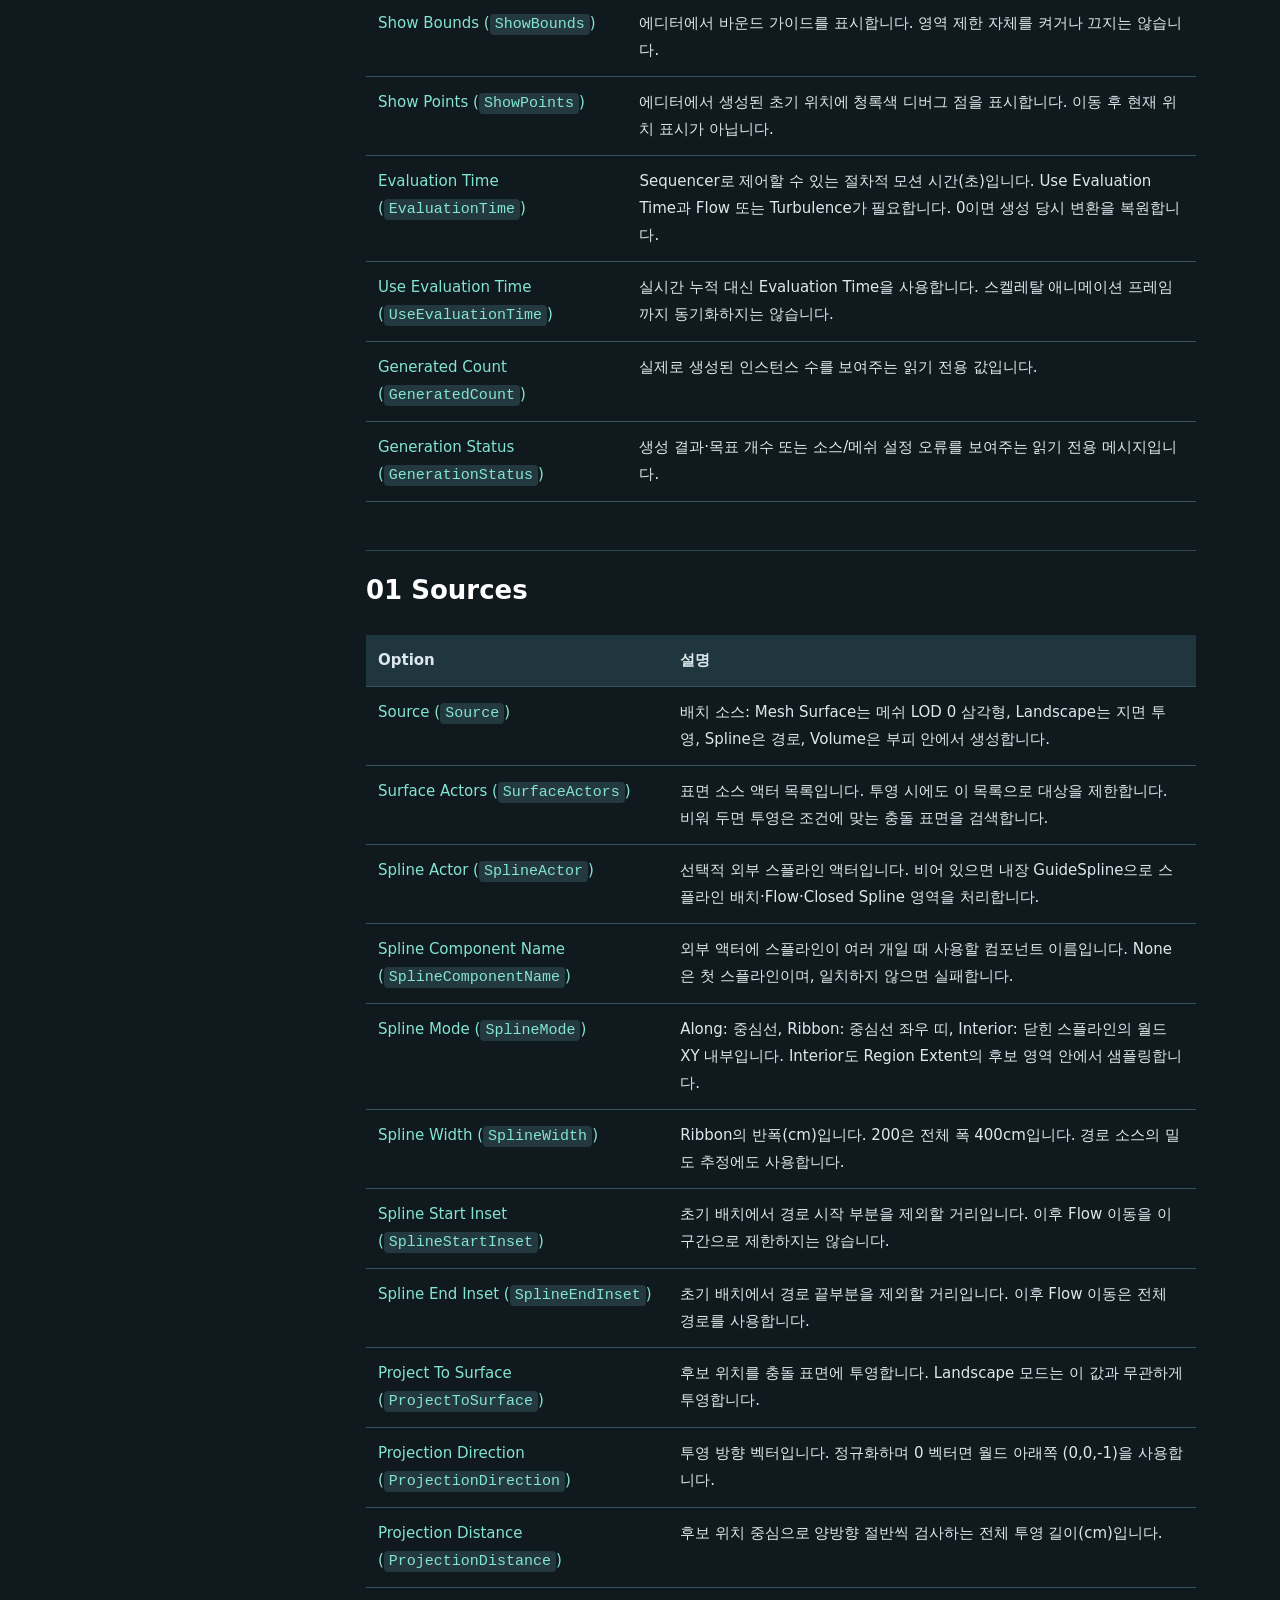
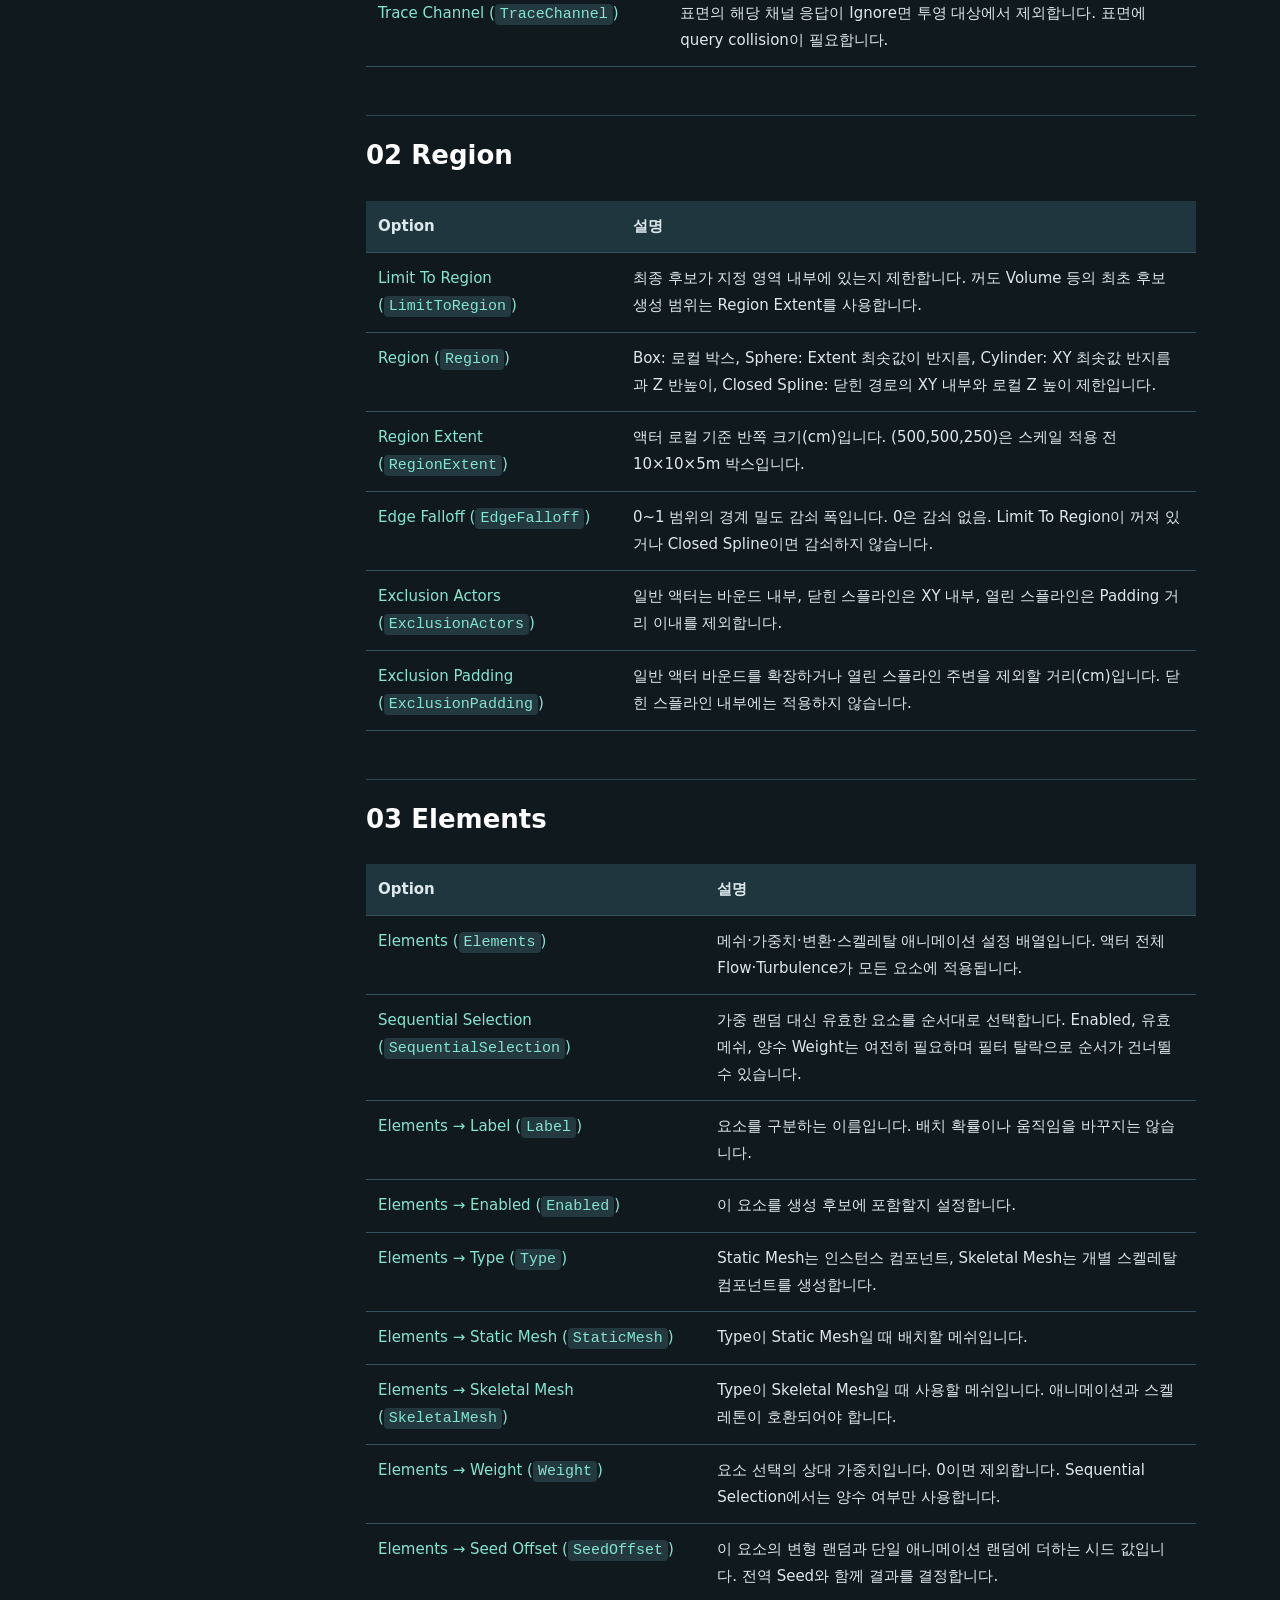
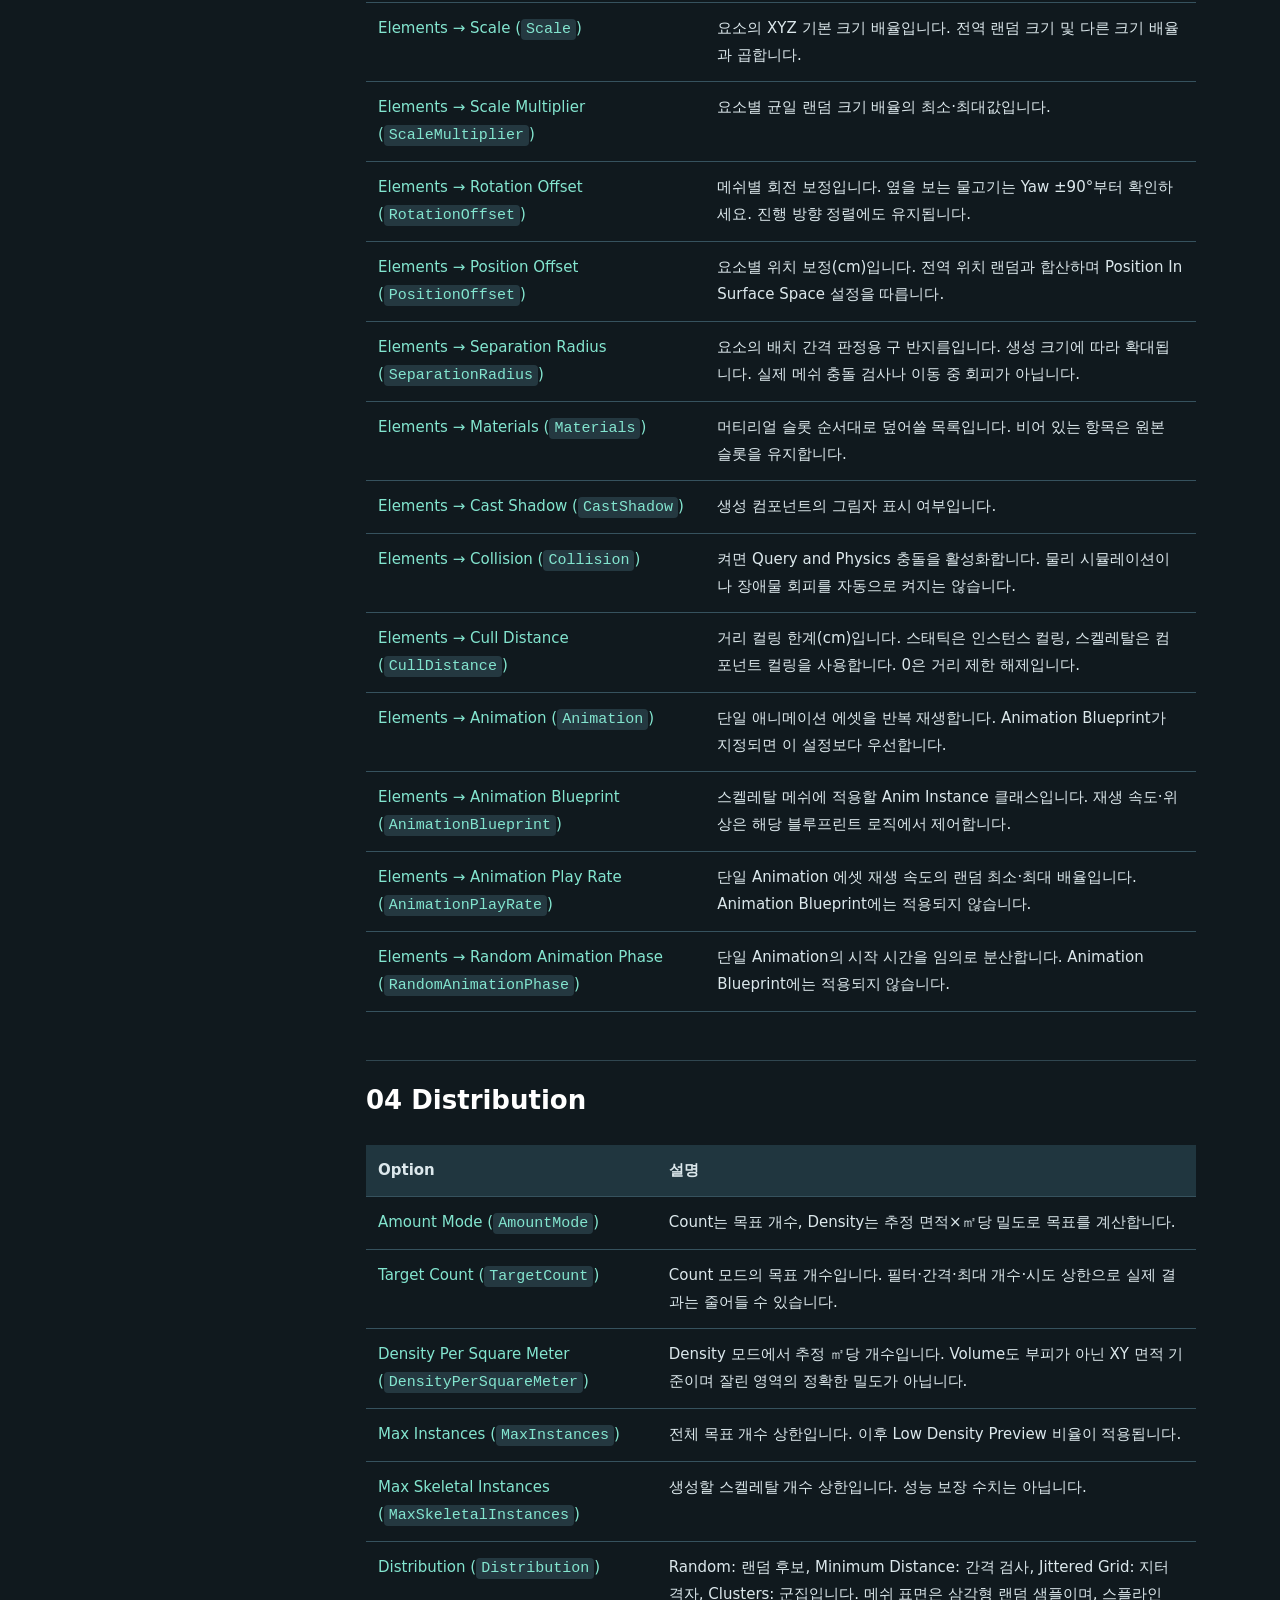
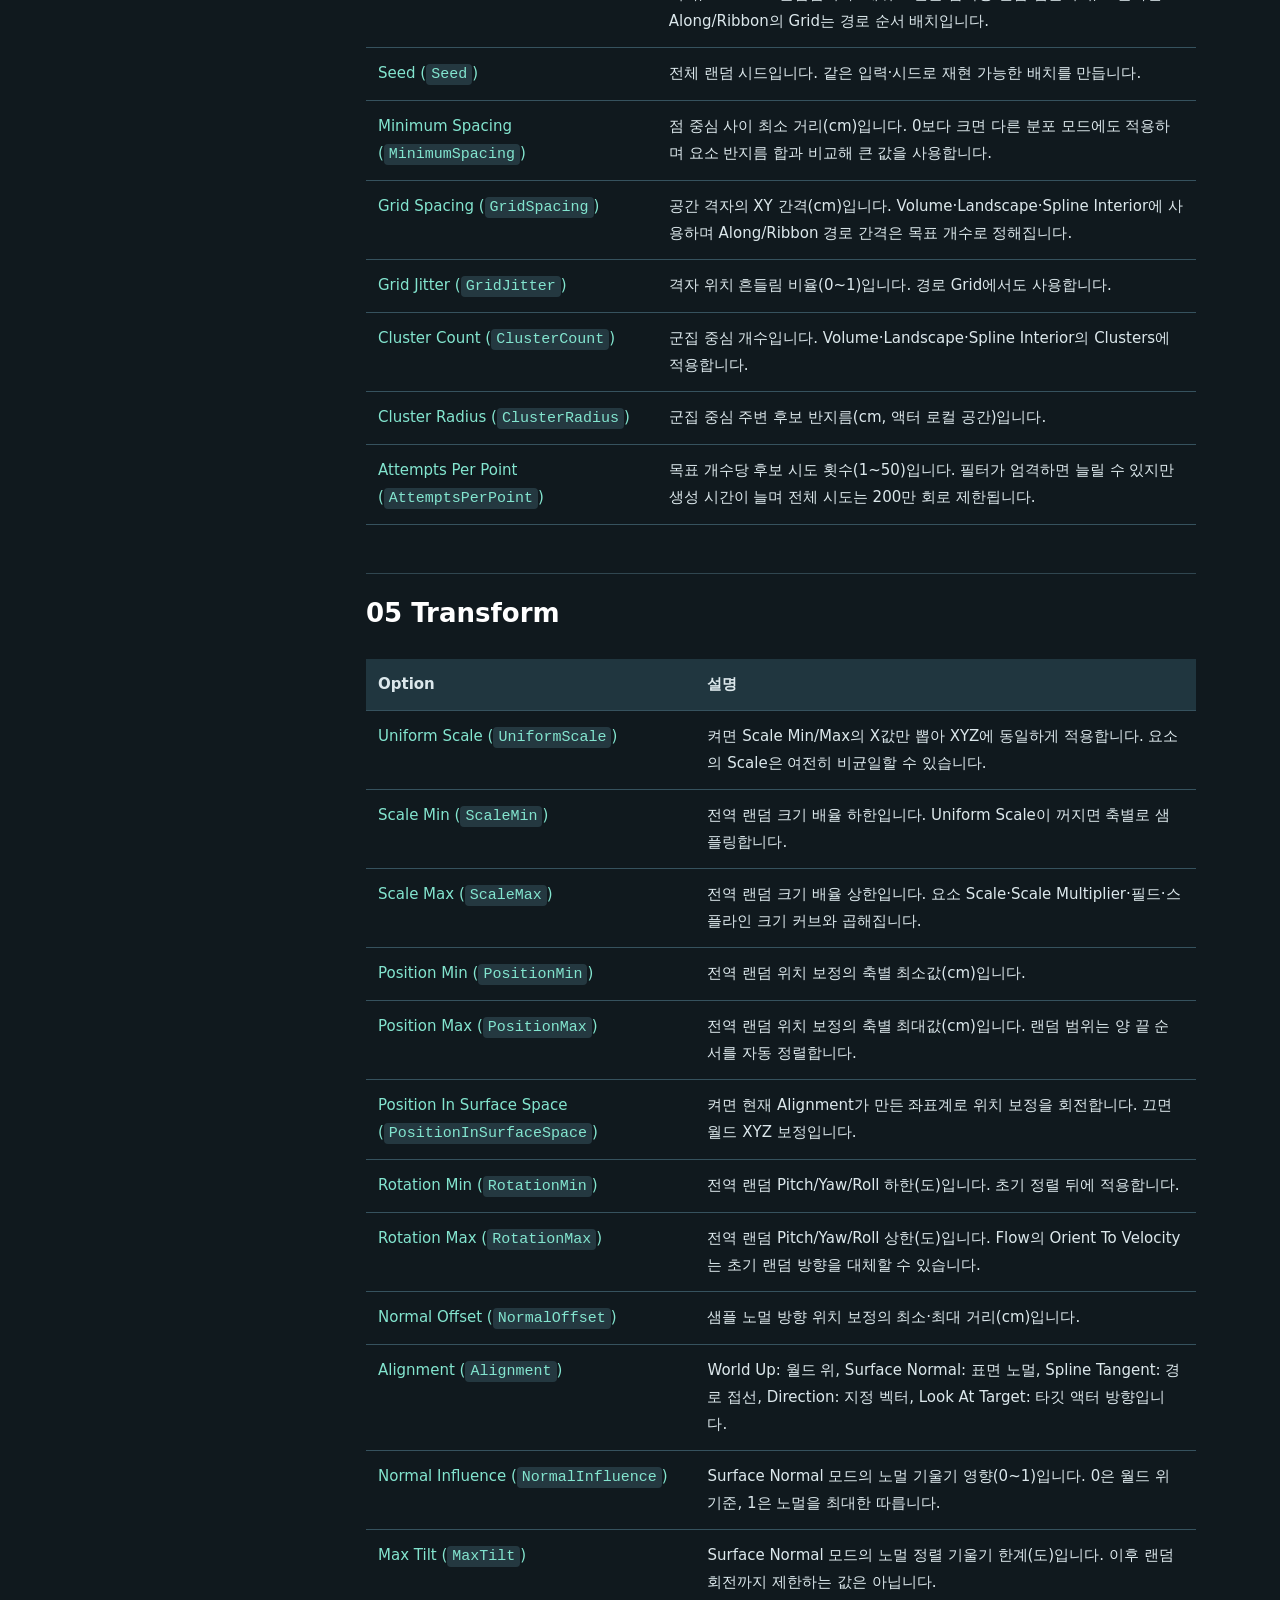
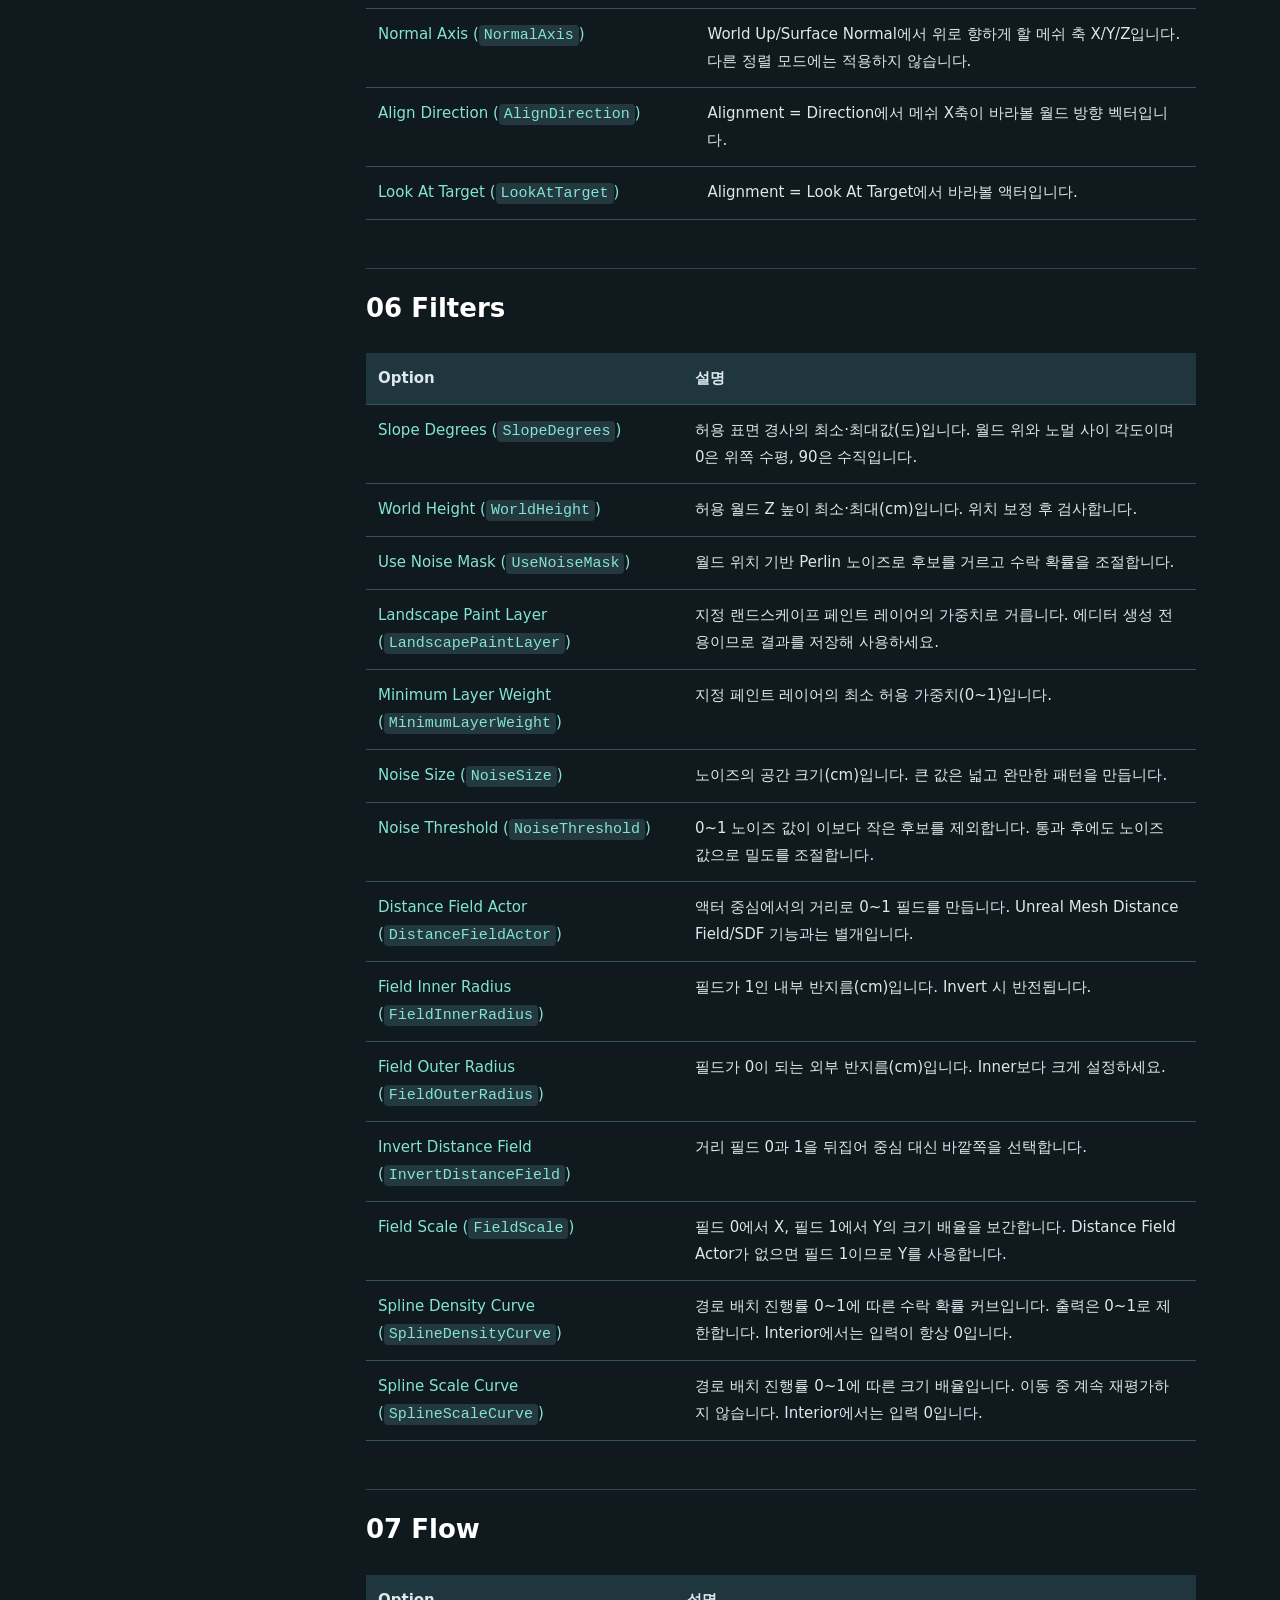
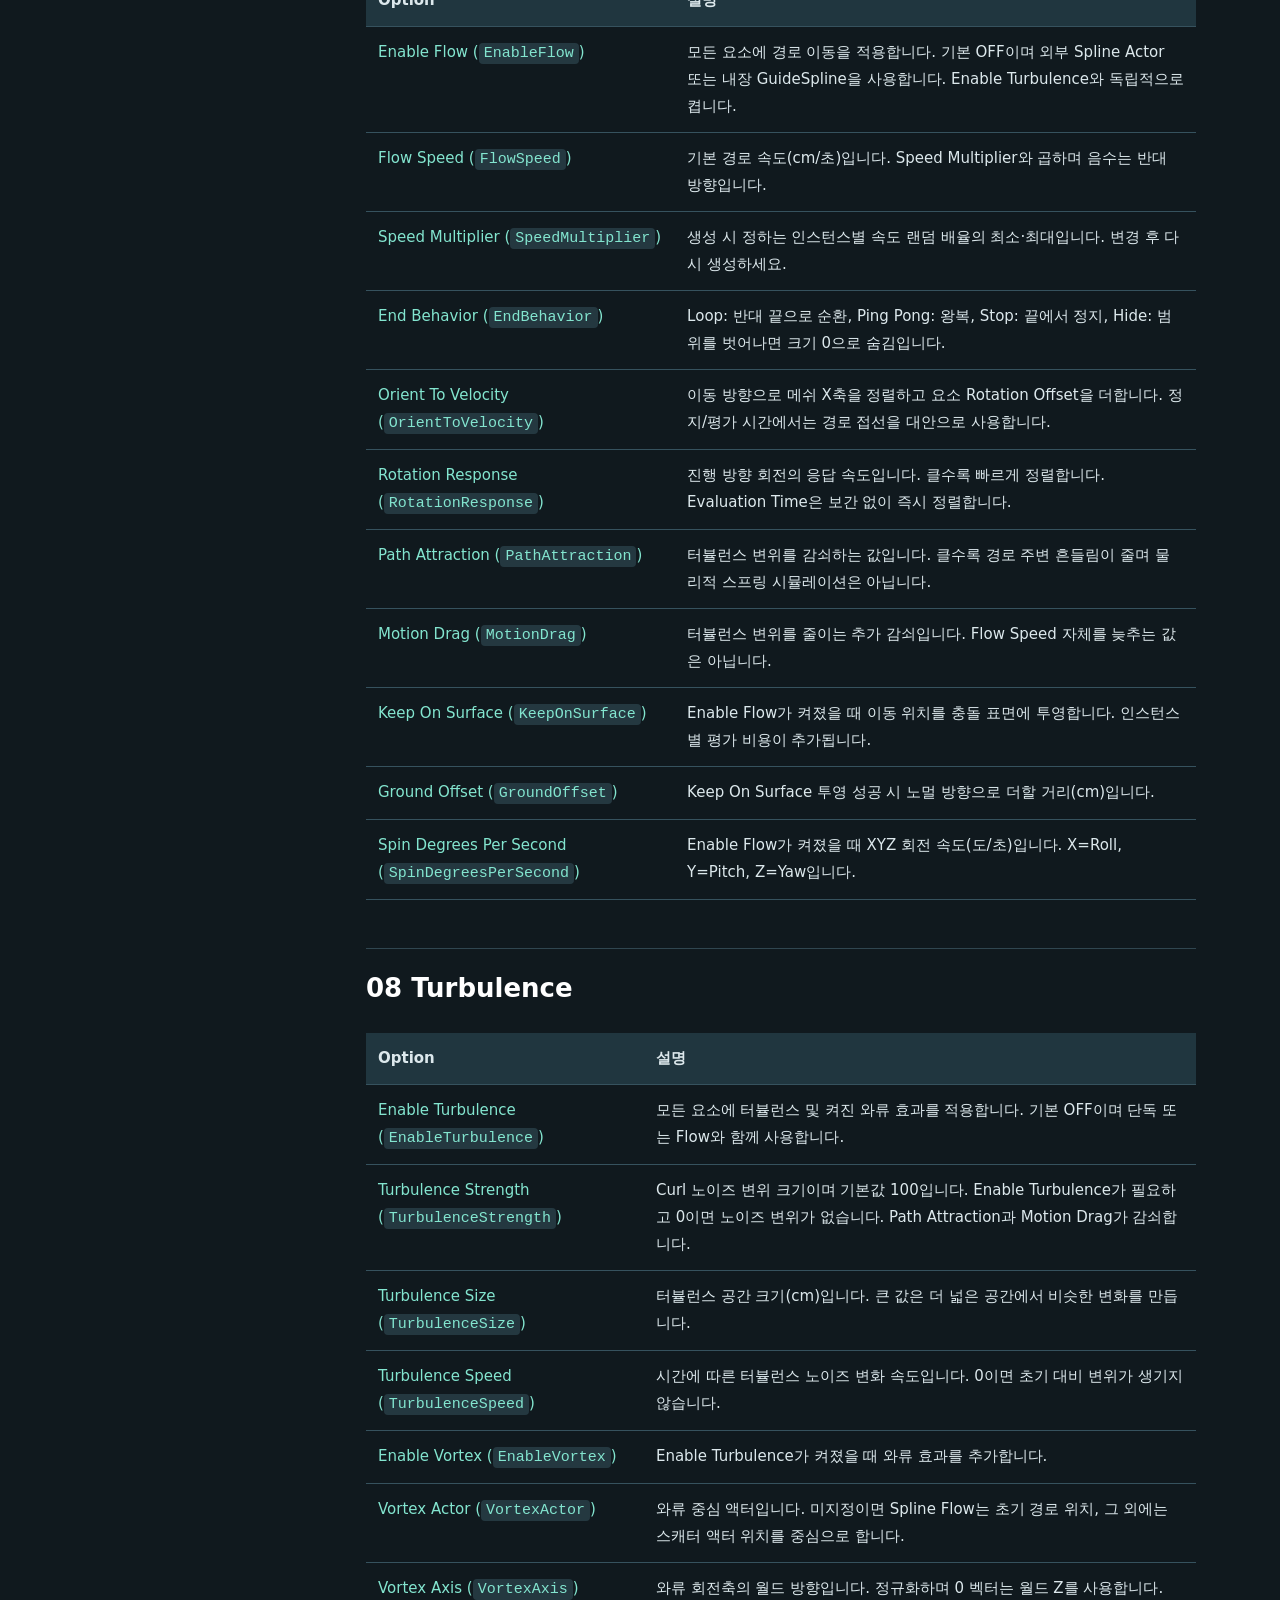
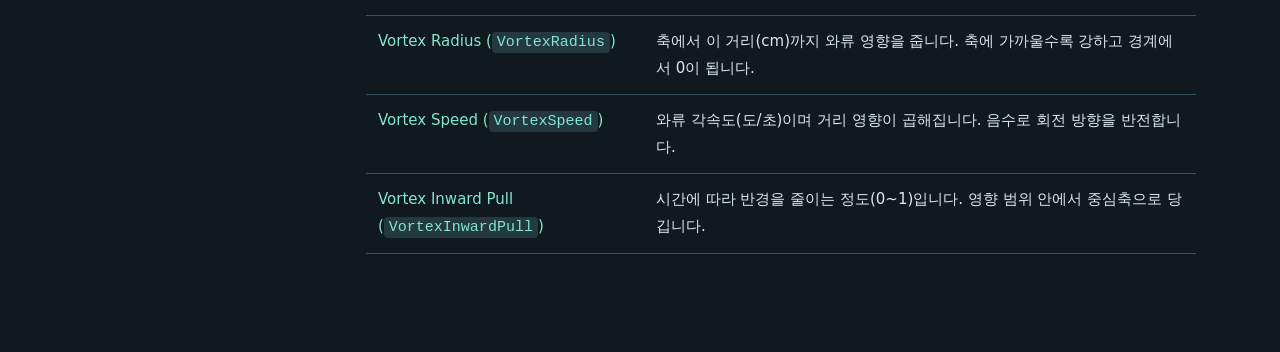
<file: parameters-ko.html>
<!doctype html><html lang="ko"><head><meta charset="utf-8"><meta name="viewport" content="width=device-width,initial-scale=1"><title>Universal PCG Scatter 1.1.0 — parameters</title><link rel="stylesheet" href="style.css"></head><body><header><a href="index.html">UNIVERSAL PCG SCATTER</a><a href="ko.html">한국어</a><a href="en.html">English</a><a href="parameters-ko.html">전체 옵션 참조</a></header><main><nav><a href="#section-1">Scatter Actions</a><a href="#section-2">00 Preview Settings</a><a href="#section-3">01 Sources</a><a href="#section-4">02 Region</a><a href="#section-5">03 Elements</a><a href="#section-6">04 Distribution</a><a href="#section-7">05 Transform</a><a href="#section-8">06 Filters</a><a href="#section-9">07 Flow</a><a href="#section-10">08 Turbulence</a></nav><article><label for="filter">Search options / 옵션 검색</label><input id="filter" type="search" style="width:100%;padding:12px"><p id="count"></p><h1>Universal PCG Scatter — 전체 파라미터 참조</h1><p>00~08의 모든 공개 옵션, Elements의 하위 설정, Scatter Actions를 코드 정의와 대조한 목록입니다. 영어 옵션명으로 검색할 수 있습니다. cm, 도, 초를 사용하며 XYZ는 축 성분, Pitch/Yaw/Roll은 회전 성분입니다. 기본값은 블루프린트·인스턴스에 따라 달라질 수 있으므로 이 페이지는 기능을 설명합니다. 생성 관련 옵션을 바꾸면 Generate Scatter를 실행하세요. 흐름은 절차적 연출이며 유체 물리·군집 AI·장애물 회피가 아닙니다.</p><p>Version 1.1.0 · Transform → Scatter Actions → 00 Preview Settings → 01–08.</p><h2 id="section-1">Scatter Actions</h2><table><thead><tr><th>Option</th><th>설명</th></tr></thead><tbody><tr data-search="generate (`generatescatter`) pcg 그래프를 실행해 현재 설정으로 다시 생성합니다. pcg 컴포넌트에 pcg_universalscatter 그래프가 필요합니다."><td>Generate (<code>GenerateScatter</code>)</td><td>PCG 그래프를 실행해 현재 설정으로 다시 생성합니다. PCG 컴포넌트에 PCG_UniversalScatter 그래프가 필요합니다.</td></tr><tr data-search="cleanup (`cleanupscatter`) 이 액터가 생성한 컴포넌트와 pcg 생성 결과를 제거합니다. 원본 소스 액터와 메쉬 에셋은 유지합니다."><td>Cleanup (<code>CleanupScatter</code>)</td><td>이 액터가 생성한 컴포넌트와 PCG 생성 결과를 제거합니다. 원본 소스 액터와 메쉬 에셋은 유지합니다.</td></tr><tr data-search="fitboundstosources (`fitboundstosources`) surface actors와 외부 spline actor 바운드를 합쳐 액터 위치·region extent를 맞춥니다. 내장 guide spline은 포함하지 않으며 회전·비균일 스케일에서는 결과를 확인하세요."><td>FitBoundsToSources (<code>FitBoundsToSources</code>)</td><td>Surface Actors와 외부 Spline Actor 바운드를 합쳐 액터 위치·Region Extent를 맞춥니다. 내장 Guide Spline은 포함하지 않으며 회전·비균일 스케일에서는 결과를 확인하세요.</td></tr><tr data-search="reseed (`reseed`) 전역 seed를 새 값으로 바꾸고 다시 생성합니다."><td>Reseed (<code>Reseed</code>)</td><td>전역 Seed를 새 값으로 바꾸고 다시 생성합니다.</td></tr></tbody></table><h2 id="section-2">00 Preview Settings</h2><table><thead><tr><th>Option</th><th>설명</th></tr></thead><tbody><tr data-search="animate in editor (`animateineditor`) 기본 on. 에디터 뷰포트에서 절차적 모션 시간을 진행하며 끄면 일시 정지합니다. 뷰포트 realtime이 필요합니다. 게임 모션·use evaluation time·스켈레탈 애니메이션은 별도입니다."><td>Animate in Editor (<code>AnimateInEditor</code>)</td><td>기본 ON. 에디터 뷰포트에서 절차적 모션 시간을 진행하며 끄면 일시 정지합니다. 뷰포트 Realtime이 필요합니다. 게임 모션·Use Evaluation Time·스켈레탈 애니메이션은 별도입니다.</td></tr><tr data-search="auto regenerate (`autoregenerate`) 기본 on. 에디터 construction 실행 시 다시 생성합니다. 큰 배치는 끄고 generate로 수동 생성할 수 있습니다."><td>Auto Regenerate (<code>AutoRegenerate</code>)</td><td>기본 ON. 에디터 Construction 실행 시 다시 생성합니다. 큰 배치는 끄고 Generate로 수동 생성할 수 있습니다.</td></tr><tr data-search="low density preview (`lowdensitypreview`) 목표 개수에 preview fraction을 곱해 적게 생성합니다. 생성 함수 공통 옵션이라 런타임 생성에도 적용됩니다."><td>Low Density Preview (<code>LowDensityPreview</code>)</td><td>목표 개수에 Preview Fraction을 곱해 적게 생성합니다. 생성 함수 공통 옵션이라 런타임 생성에도 적용됩니다.</td></tr><tr data-search="preview fraction (`previewfraction`) low density preview의 생성 비율(0.01~1)입니다. 0.2는 목표의 약 20%입니다."><td>Preview Fraction (<code>PreviewFraction</code>)</td><td>Low Density Preview의 생성 비율(0.01~1)입니다. 0.2는 목표의 약 20%입니다.</td></tr><tr data-search="show bounds (`showbounds`) 에디터에서 바운드 가이드를 표시합니다. 영역 제한 자체를 켜거나 끄지는 않습니다."><td>Show Bounds (<code>ShowBounds</code>)</td><td>에디터에서 바운드 가이드를 표시합니다. 영역 제한 자체를 켜거나 끄지는 않습니다.</td></tr><tr data-search="show points (`showpoints`) 에디터에서 생성된 초기 위치에 청록색 디버그 점을 표시합니다. 이동 후 현재 위치 표시가 아닙니다."><td>Show Points (<code>ShowPoints</code>)</td><td>에디터에서 생성된 초기 위치에 청록색 디버그 점을 표시합니다. 이동 후 현재 위치 표시가 아닙니다.</td></tr><tr data-search="evaluation time (`evaluationtime`) sequencer로 제어할 수 있는 절차적 모션 시간(초)입니다. use evaluation time과 flow 또는 turbulence가 필요합니다. 0이면 생성 당시 변환을 복원합니다."><td>Evaluation Time (<code>EvaluationTime</code>)</td><td>Sequencer로 제어할 수 있는 절차적 모션 시간(초)입니다. Use Evaluation Time과 Flow 또는 Turbulence가 필요합니다. 0이면 생성 당시 변환을 복원합니다.</td></tr><tr data-search="use evaluation time (`useevaluationtime`) 실시간 누적 대신 evaluation time을 사용합니다. 스켈레탈 애니메이션 프레임까지 동기화하지는 않습니다."><td>Use Evaluation Time (<code>UseEvaluationTime</code>)</td><td>실시간 누적 대신 Evaluation Time을 사용합니다. 스켈레탈 애니메이션 프레임까지 동기화하지는 않습니다.</td></tr><tr data-search="generated count (`generatedcount`) 실제로 생성된 인스턴스 수를 보여주는 읽기 전용 값입니다."><td>Generated Count (<code>GeneratedCount</code>)</td><td>실제로 생성된 인스턴스 수를 보여주는 읽기 전용 값입니다.</td></tr><tr data-search="generation status (`generationstatus`) 생성 결과·목표 개수 또는 소스/메쉬 설정 오류를 보여주는 읽기 전용 메시지입니다."><td>Generation Status (<code>GenerationStatus</code>)</td><td>생성 결과·목표 개수 또는 소스/메쉬 설정 오류를 보여주는 읽기 전용 메시지입니다.</td></tr></tbody></table><h2 id="section-3">01 Sources</h2><table><thead><tr><th>Option</th><th>설명</th></tr></thead><tbody><tr data-search="source (`source`) 배치 소스: mesh surface는 메쉬 lod 0 삼각형, landscape는 지면 투영, spline은 경로, volume은 부피 안에서 생성합니다."><td>Source (<code>Source</code>)</td><td>배치 소스: Mesh Surface는 메쉬 LOD 0 삼각형, Landscape는 지면 투영, Spline은 경로, Volume은 부피 안에서 생성합니다.</td></tr><tr data-search="surface actors (`surfaceactors`) 표면 소스 액터 목록입니다. 투영 시에도 이 목록으로 대상을 제한합니다. 비워 두면 투영은 조건에 맞는 충돌 표면을 검색합니다."><td>Surface Actors (<code>SurfaceActors</code>)</td><td>표면 소스 액터 목록입니다. 투영 시에도 이 목록으로 대상을 제한합니다. 비워 두면 투영은 조건에 맞는 충돌 표면을 검색합니다.</td></tr><tr data-search="spline actor (`splineactor`) 선택적 외부 스플라인 액터입니다. 비어 있으면 내장 guidespline으로 스플라인 배치·flow·closed spline 영역을 처리합니다."><td>Spline Actor (<code>SplineActor</code>)</td><td>선택적 외부 스플라인 액터입니다. 비어 있으면 내장 GuideSpline으로 스플라인 배치·Flow·Closed Spline 영역을 처리합니다.</td></tr><tr data-search="spline component name (`splinecomponentname`) 외부 액터에 스플라인이 여러 개일 때 사용할 컴포넌트 이름입니다. none은 첫 스플라인이며, 일치하지 않으면 실패합니다."><td>Spline Component Name (<code>SplineComponentName</code>)</td><td>외부 액터에 스플라인이 여러 개일 때 사용할 컴포넌트 이름입니다. None은 첫 스플라인이며, 일치하지 않으면 실패합니다.</td></tr><tr data-search="spline mode (`splinemode`) along: 중심선, ribbon: 중심선 좌우 띠, interior: 닫힌 스플라인의 월드 xy 내부입니다. interior도 region extent의 후보 영역 안에서 샘플링합니다."><td>Spline Mode (<code>SplineMode</code>)</td><td>Along: 중심선, Ribbon: 중심선 좌우 띠, Interior: 닫힌 스플라인의 월드 XY 내부입니다. Interior도 Region Extent의 후보 영역 안에서 샘플링합니다.</td></tr><tr data-search="spline width (`splinewidth`) ribbon의 반폭(cm)입니다. 200은 전체 폭 400cm입니다. 경로 소스의 밀도 추정에도 사용합니다."><td>Spline Width (<code>SplineWidth</code>)</td><td>Ribbon의 반폭(cm)입니다. 200은 전체 폭 400cm입니다. 경로 소스의 밀도 추정에도 사용합니다.</td></tr><tr data-search="spline start inset (`splinestartinset`) 초기 배치에서 경로 시작 부분을 제외할 거리입니다. 이후 flow 이동을 이 구간으로 제한하지는 않습니다."><td>Spline Start Inset (<code>SplineStartInset</code>)</td><td>초기 배치에서 경로 시작 부분을 제외할 거리입니다. 이후 Flow 이동을 이 구간으로 제한하지는 않습니다.</td></tr><tr data-search="spline end inset (`splineendinset`) 초기 배치에서 경로 끝부분을 제외할 거리입니다. 이후 flow 이동은 전체 경로를 사용합니다."><td>Spline End Inset (<code>SplineEndInset</code>)</td><td>초기 배치에서 경로 끝부분을 제외할 거리입니다. 이후 Flow 이동은 전체 경로를 사용합니다.</td></tr><tr data-search="project to surface (`projecttosurface`) 후보 위치를 충돌 표면에 투영합니다. landscape 모드는 이 값과 무관하게 투영합니다."><td>Project To Surface (<code>ProjectToSurface</code>)</td><td>후보 위치를 충돌 표면에 투영합니다. Landscape 모드는 이 값과 무관하게 투영합니다.</td></tr><tr data-search="projection direction (`projectiondirection`) 투영 방향 벡터입니다. 정규화하며 0 벡터면 월드 아래쪽 (0,0,-1)을 사용합니다."><td>Projection Direction (<code>ProjectionDirection</code>)</td><td>투영 방향 벡터입니다. 정규화하며 0 벡터면 월드 아래쪽 (0,0,-1)을 사용합니다.</td></tr><tr data-search="projection distance (`projectiondistance`) 후보 위치 중심으로 양방향 절반씩 검사하는 전체 투영 길이(cm)입니다."><td>Projection Distance (<code>ProjectionDistance</code>)</td><td>후보 위치 중심으로 양방향 절반씩 검사하는 전체 투영 길이(cm)입니다.</td></tr><tr data-search="trace channel (`tracechannel`) 표면의 해당 채널 응답이 ignore면 투영 대상에서 제외합니다. 표면에 query collision이 필요합니다."><td>Trace Channel (<code>TraceChannel</code>)</td><td>표면의 해당 채널 응답이 Ignore면 투영 대상에서 제외합니다. 표면에 query collision이 필요합니다.</td></tr></tbody></table><h2 id="section-4">02 Region</h2><table><thead><tr><th>Option</th><th>설명</th></tr></thead><tbody><tr data-search="limit to region (`limittoregion`) 최종 후보가 지정 영역 내부에 있는지 제한합니다. 꺼도 volume 등의 최초 후보 생성 범위는 region extent를 사용합니다."><td>Limit To Region (<code>LimitToRegion</code>)</td><td>최종 후보가 지정 영역 내부에 있는지 제한합니다. 꺼도 Volume 등의 최초 후보 생성 범위는 Region Extent를 사용합니다.</td></tr><tr data-search="region (`region`) box: 로컬 박스, sphere: extent 최솟값이 반지름, cylinder: xy 최솟값 반지름과 z 반높이, closed spline: 닫힌 경로의 xy 내부와 로컬 z 높이 제한입니다."><td>Region (<code>Region</code>)</td><td>Box: 로컬 박스, Sphere: Extent 최솟값이 반지름, Cylinder: XY 최솟값 반지름과 Z 반높이, Closed Spline: 닫힌 경로의 XY 내부와 로컬 Z 높이 제한입니다.</td></tr><tr data-search="region extent (`regionextent`) 액터 로컬 기준 반쪽 크기(cm)입니다. (500,500,250)은 스케일 적용 전 10×10×5m 박스입니다."><td>Region Extent (<code>RegionExtent</code>)</td><td>액터 로컬 기준 반쪽 크기(cm)입니다. (500,500,250)은 스케일 적용 전 10×10×5m 박스입니다.</td></tr><tr data-search="edge falloff (`edgefalloff`) 0~1 범위의 경계 밀도 감쇠 폭입니다. 0은 감쇠 없음. limit to region이 꺼져 있거나 closed spline이면 감쇠하지 않습니다."><td>Edge Falloff (<code>EdgeFalloff</code>)</td><td>0~1 범위의 경계 밀도 감쇠 폭입니다. 0은 감쇠 없음. Limit To Region이 꺼져 있거나 Closed Spline이면 감쇠하지 않습니다.</td></tr><tr data-search="exclusion actors (`exclusionactors`) 일반 액터는 바운드 내부, 닫힌 스플라인은 xy 내부, 열린 스플라인은 padding 거리 이내를 제외합니다."><td>Exclusion Actors (<code>ExclusionActors</code>)</td><td>일반 액터는 바운드 내부, 닫힌 스플라인은 XY 내부, 열린 스플라인은 Padding 거리 이내를 제외합니다.</td></tr><tr data-search="exclusion padding (`exclusionpadding`) 일반 액터 바운드를 확장하거나 열린 스플라인 주변을 제외할 거리(cm)입니다. 닫힌 스플라인 내부에는 적용하지 않습니다."><td>Exclusion Padding (<code>ExclusionPadding</code>)</td><td>일반 액터 바운드를 확장하거나 열린 스플라인 주변을 제외할 거리(cm)입니다. 닫힌 스플라인 내부에는 적용하지 않습니다.</td></tr></tbody></table><h2 id="section-5">03 Elements</h2><table><thead><tr><th>Option</th><th>설명</th></tr></thead><tbody><tr data-search="elements (`elements`) 메쉬·가중치·변환·스켈레탈 애니메이션 설정 배열입니다. 액터 전체 flow·turbulence가 모든 요소에 적용됩니다."><td>Elements (<code>Elements</code>)</td><td>메쉬·가중치·변환·스켈레탈 애니메이션 설정 배열입니다. 액터 전체 Flow·Turbulence가 모든 요소에 적용됩니다.</td></tr><tr data-search="sequential selection (`sequentialselection`) 가중 랜덤 대신 유효한 요소를 순서대로 선택합니다. enabled, 유효 메쉬, 양수 weight는 여전히 필요하며 필터 탈락으로 순서가 건너뛸 수 있습니다."><td>Sequential Selection (<code>SequentialSelection</code>)</td><td>가중 랜덤 대신 유효한 요소를 순서대로 선택합니다. Enabled, 유효 메쉬, 양수 Weight는 여전히 필요하며 필터 탈락으로 순서가 건너뛸 수 있습니다.</td></tr><tr data-search="elements → label (`label`) 요소를 구분하는 이름입니다. 배치 확률이나 움직임을 바꾸지는 않습니다."><td>Elements → Label (<code>Label</code>)</td><td>요소를 구분하는 이름입니다. 배치 확률이나 움직임을 바꾸지는 않습니다.</td></tr><tr data-search="elements → enabled (`enabled`) 이 요소를 생성 후보에 포함할지 설정합니다."><td>Elements → Enabled (<code>Enabled</code>)</td><td>이 요소를 생성 후보에 포함할지 설정합니다.</td></tr><tr data-search="elements → type (`type`) static mesh는 인스턴스 컴포넌트, skeletal mesh는 개별 스켈레탈 컴포넌트를 생성합니다."><td>Elements → Type (<code>Type</code>)</td><td>Static Mesh는 인스턴스 컴포넌트, Skeletal Mesh는 개별 스켈레탈 컴포넌트를 생성합니다.</td></tr><tr data-search="elements → static mesh (`staticmesh`) type이 static mesh일 때 배치할 메쉬입니다."><td>Elements → Static Mesh (<code>StaticMesh</code>)</td><td>Type이 Static Mesh일 때 배치할 메쉬입니다.</td></tr><tr data-search="elements → skeletal mesh (`skeletalmesh`) type이 skeletal mesh일 때 사용할 메쉬입니다. 애니메이션과 스켈레톤이 호환되어야 합니다."><td>Elements → Skeletal Mesh (<code>SkeletalMesh</code>)</td><td>Type이 Skeletal Mesh일 때 사용할 메쉬입니다. 애니메이션과 스켈레톤이 호환되어야 합니다.</td></tr><tr data-search="elements → weight (`weight`) 요소 선택의 상대 가중치입니다. 0이면 제외합니다. sequential selection에서는 양수 여부만 사용합니다."><td>Elements → Weight (<code>Weight</code>)</td><td>요소 선택의 상대 가중치입니다. 0이면 제외합니다. Sequential Selection에서는 양수 여부만 사용합니다.</td></tr><tr data-search="elements → seed offset (`seedoffset`) 이 요소의 변형 랜덤과 단일 애니메이션 랜덤에 더하는 시드 값입니다. 전역 seed와 함께 결과를 결정합니다."><td>Elements → Seed Offset (<code>SeedOffset</code>)</td><td>이 요소의 변형 랜덤과 단일 애니메이션 랜덤에 더하는 시드 값입니다. 전역 Seed와 함께 결과를 결정합니다.</td></tr><tr data-search="elements → scale (`scale`) 요소의 xyz 기본 크기 배율입니다. 전역 랜덤 크기 및 다른 크기 배율과 곱합니다."><td>Elements → Scale (<code>Scale</code>)</td><td>요소의 XYZ 기본 크기 배율입니다. 전역 랜덤 크기 및 다른 크기 배율과 곱합니다.</td></tr><tr data-search="elements → scale multiplier (`scalemultiplier`) 요소별 균일 랜덤 크기 배율의 최소·최대값입니다."><td>Elements → Scale Multiplier (<code>ScaleMultiplier</code>)</td><td>요소별 균일 랜덤 크기 배율의 최소·최대값입니다.</td></tr><tr data-search="elements → rotation offset (`rotationoffset`) 메쉬별 회전 보정입니다. 옆을 보는 물고기는 yaw ±90°부터 확인하세요. 진행 방향 정렬에도 유지됩니다."><td>Elements → Rotation Offset (<code>RotationOffset</code>)</td><td>메쉬별 회전 보정입니다. 옆을 보는 물고기는 Yaw ±90°부터 확인하세요. 진행 방향 정렬에도 유지됩니다.</td></tr><tr data-search="elements → position offset (`positionoffset`) 요소별 위치 보정(cm)입니다. 전역 위치 랜덤과 합산하며 position in surface space 설정을 따릅니다."><td>Elements → Position Offset (<code>PositionOffset</code>)</td><td>요소별 위치 보정(cm)입니다. 전역 위치 랜덤과 합산하며 Position In Surface Space 설정을 따릅니다.</td></tr><tr data-search="elements → separation radius (`separationradius`) 요소의 배치 간격 판정용 구 반지름입니다. 생성 크기에 따라 확대됩니다. 실제 메쉬 충돌 검사나 이동 중 회피가 아닙니다."><td>Elements → Separation Radius (<code>SeparationRadius</code>)</td><td>요소의 배치 간격 판정용 구 반지름입니다. 생성 크기에 따라 확대됩니다. 실제 메쉬 충돌 검사나 이동 중 회피가 아닙니다.</td></tr><tr data-search="elements → materials (`materials`) 머티리얼 슬롯 순서대로 덮어쓸 목록입니다. 비어 있는 항목은 원본 슬롯을 유지합니다."><td>Elements → Materials (<code>Materials</code>)</td><td>머티리얼 슬롯 순서대로 덮어쓸 목록입니다. 비어 있는 항목은 원본 슬롯을 유지합니다.</td></tr><tr data-search="elements → cast shadow (`castshadow`) 생성 컴포넌트의 그림자 표시 여부입니다."><td>Elements → Cast Shadow (<code>CastShadow</code>)</td><td>생성 컴포넌트의 그림자 표시 여부입니다.</td></tr><tr data-search="elements → collision (`collision`) 켜면 query and physics 충돌을 활성화합니다. 물리 시뮬레이션이나 장애물 회피를 자동으로 켜지는 않습니다."><td>Elements → Collision (<code>Collision</code>)</td><td>켜면 Query and Physics 충돌을 활성화합니다. 물리 시뮬레이션이나 장애물 회피를 자동으로 켜지는 않습니다.</td></tr><tr data-search="elements → cull distance (`culldistance`) 거리 컬링 한계(cm)입니다. 스태틱은 인스턴스 컬링, 스켈레탈은 컴포넌트 컬링을 사용합니다. 0은 거리 제한 해제입니다."><td>Elements → Cull Distance (<code>CullDistance</code>)</td><td>거리 컬링 한계(cm)입니다. 스태틱은 인스턴스 컬링, 스켈레탈은 컴포넌트 컬링을 사용합니다. 0은 거리 제한 해제입니다.</td></tr><tr data-search="elements → animation (`animation`) 단일 애니메이션 에셋을 반복 재생합니다. animation blueprint가 지정되면 이 설정보다 우선합니다."><td>Elements → Animation (<code>Animation</code>)</td><td>단일 애니메이션 에셋을 반복 재생합니다. Animation Blueprint가 지정되면 이 설정보다 우선합니다.</td></tr><tr data-search="elements → animation blueprint (`animationblueprint`) 스켈레탈 메쉬에 적용할 anim instance 클래스입니다. 재생 속도·위상은 해당 블루프린트 로직에서 제어합니다."><td>Elements → Animation Blueprint (<code>AnimationBlueprint</code>)</td><td>스켈레탈 메쉬에 적용할 Anim Instance 클래스입니다. 재생 속도·위상은 해당 블루프린트 로직에서 제어합니다.</td></tr><tr data-search="elements → animation play rate (`animationplayrate`) 단일 animation 에셋 재생 속도의 랜덤 최소·최대 배율입니다. animation blueprint에는 적용되지 않습니다."><td>Elements → Animation Play Rate (<code>AnimationPlayRate</code>)</td><td>단일 Animation 에셋 재생 속도의 랜덤 최소·최대 배율입니다. Animation Blueprint에는 적용되지 않습니다.</td></tr><tr data-search="elements → random animation phase (`randomanimationphase`) 단일 animation의 시작 시간을 임의로 분산합니다. animation blueprint에는 적용되지 않습니다."><td>Elements → Random Animation Phase (<code>RandomAnimationPhase</code>)</td><td>단일 Animation의 시작 시간을 임의로 분산합니다. Animation Blueprint에는 적용되지 않습니다.</td></tr></tbody></table><h2 id="section-6">04 Distribution</h2><table><thead><tr><th>Option</th><th>설명</th></tr></thead><tbody><tr data-search="amount mode (`amountmode`) count는 목표 개수, density는 추정 면적×㎡당 밀도로 목표를 계산합니다."><td>Amount Mode (<code>AmountMode</code>)</td><td>Count는 목표 개수, Density는 추정 면적×㎡당 밀도로 목표를 계산합니다.</td></tr><tr data-search="target count (`targetcount`) count 모드의 목표 개수입니다. 필터·간격·최대 개수·시도 상한으로 실제 결과는 줄어들 수 있습니다."><td>Target Count (<code>TargetCount</code>)</td><td>Count 모드의 목표 개수입니다. 필터·간격·최대 개수·시도 상한으로 실제 결과는 줄어들 수 있습니다.</td></tr><tr data-search="density per square meter (`densitypersquaremeter`) density 모드에서 추정 ㎡당 개수입니다. volume도 부피가 아닌 xy 면적 기준이며 잘린 영역의 정확한 밀도가 아닙니다."><td>Density Per Square Meter (<code>DensityPerSquareMeter</code>)</td><td>Density 모드에서 추정 ㎡당 개수입니다. Volume도 부피가 아닌 XY 면적 기준이며 잘린 영역의 정확한 밀도가 아닙니다.</td></tr><tr data-search="max instances (`maxinstances`) 전체 목표 개수 상한입니다. 이후 low density preview 비율이 적용됩니다."><td>Max Instances (<code>MaxInstances</code>)</td><td>전체 목표 개수 상한입니다. 이후 Low Density Preview 비율이 적용됩니다.</td></tr><tr data-search="max skeletal instances (`maxskeletalinstances`) 생성할 스켈레탈 개수 상한입니다. 성능 보장 수치는 아닙니다."><td>Max Skeletal Instances (<code>MaxSkeletalInstances</code>)</td><td>생성할 스켈레탈 개수 상한입니다. 성능 보장 수치는 아닙니다.</td></tr><tr data-search="distribution (`distribution`) random: 랜덤 후보, minimum distance: 간격 검사, jittered grid: 지터 격자, clusters: 군집입니다. 메쉬 표면은 삼각형 랜덤 샘플이며, 스플라인 along/ribbon의 grid는 경로 순서 배치입니다."><td>Distribution (<code>Distribution</code>)</td><td>Random: 랜덤 후보, Minimum Distance: 간격 검사, Jittered Grid: 지터 격자, Clusters: 군집입니다. 메쉬 표면은 삼각형 랜덤 샘플이며, 스플라인 Along/Ribbon의 Grid는 경로 순서 배치입니다.</td></tr><tr data-search="seed (`seed`) 전체 랜덤 시드입니다. 같은 입력·시드로 재현 가능한 배치를 만듭니다."><td>Seed (<code>Seed</code>)</td><td>전체 랜덤 시드입니다. 같은 입력·시드로 재현 가능한 배치를 만듭니다.</td></tr><tr data-search="minimum spacing (`minimumspacing`) 점 중심 사이 최소 거리(cm)입니다. 0보다 크면 다른 분포 모드에도 적용하며 요소 반지름 합과 비교해 큰 값을 사용합니다."><td>Minimum Spacing (<code>MinimumSpacing</code>)</td><td>점 중심 사이 최소 거리(cm)입니다. 0보다 크면 다른 분포 모드에도 적용하며 요소 반지름 합과 비교해 큰 값을 사용합니다.</td></tr><tr data-search="grid spacing (`gridspacing`) 공간 격자의 xy 간격(cm)입니다. volume·landscape·spline interior에 사용하며 along/ribbon 경로 간격은 목표 개수로 정해집니다."><td>Grid Spacing (<code>GridSpacing</code>)</td><td>공간 격자의 XY 간격(cm)입니다. Volume·Landscape·Spline Interior에 사용하며 Along/Ribbon 경로 간격은 목표 개수로 정해집니다.</td></tr><tr data-search="grid jitter (`gridjitter`) 격자 위치 흔들림 비율(0~1)입니다. 경로 grid에서도 사용합니다."><td>Grid Jitter (<code>GridJitter</code>)</td><td>격자 위치 흔들림 비율(0~1)입니다. 경로 Grid에서도 사용합니다.</td></tr><tr data-search="cluster count (`clustercount`) 군집 중심 개수입니다. volume·landscape·spline interior의 clusters에 적용합니다."><td>Cluster Count (<code>ClusterCount</code>)</td><td>군집 중심 개수입니다. Volume·Landscape·Spline Interior의 Clusters에 적용합니다.</td></tr><tr data-search="cluster radius (`clusterradius`) 군집 중심 주변 후보 반지름(cm, 액터 로컬 공간)입니다."><td>Cluster Radius (<code>ClusterRadius</code>)</td><td>군집 중심 주변 후보 반지름(cm, 액터 로컬 공간)입니다.</td></tr><tr data-search="attempts per point (`attemptsperpoint`) 목표 개수당 후보 시도 횟수(1~50)입니다. 필터가 엄격하면 늘릴 수 있지만 생성 시간이 늘며 전체 시도는 200만 회로 제한됩니다."><td>Attempts Per Point (<code>AttemptsPerPoint</code>)</td><td>목표 개수당 후보 시도 횟수(1~50)입니다. 필터가 엄격하면 늘릴 수 있지만 생성 시간이 늘며 전체 시도는 200만 회로 제한됩니다.</td></tr></tbody></table><h2 id="section-7">05 Transform</h2><table><thead><tr><th>Option</th><th>설명</th></tr></thead><tbody><tr data-search="uniform scale (`uniformscale`) 켜면 scale min/max의 x값만 뽑아 xyz에 동일하게 적용합니다. 요소의 scale은 여전히 비균일할 수 있습니다."><td>Uniform Scale (<code>UniformScale</code>)</td><td>켜면 Scale Min/Max의 X값만 뽑아 XYZ에 동일하게 적용합니다. 요소의 Scale은 여전히 비균일할 수 있습니다.</td></tr><tr data-search="scale min (`scalemin`) 전역 랜덤 크기 배율 하한입니다. uniform scale이 꺼지면 축별로 샘플링합니다."><td>Scale Min (<code>ScaleMin</code>)</td><td>전역 랜덤 크기 배율 하한입니다. Uniform Scale이 꺼지면 축별로 샘플링합니다.</td></tr><tr data-search="scale max (`scalemax`) 전역 랜덤 크기 배율 상한입니다. 요소 scale·scale multiplier·필드·스플라인 크기 커브와 곱해집니다."><td>Scale Max (<code>ScaleMax</code>)</td><td>전역 랜덤 크기 배율 상한입니다. 요소 Scale·Scale Multiplier·필드·스플라인 크기 커브와 곱해집니다.</td></tr><tr data-search="position min (`positionmin`) 전역 랜덤 위치 보정의 축별 최소값(cm)입니다."><td>Position Min (<code>PositionMin</code>)</td><td>전역 랜덤 위치 보정의 축별 최소값(cm)입니다.</td></tr><tr data-search="position max (`positionmax`) 전역 랜덤 위치 보정의 축별 최대값(cm)입니다. 랜덤 범위는 양 끝 순서를 자동 정렬합니다."><td>Position Max (<code>PositionMax</code>)</td><td>전역 랜덤 위치 보정의 축별 최대값(cm)입니다. 랜덤 범위는 양 끝 순서를 자동 정렬합니다.</td></tr><tr data-search="position in surface space (`positioninsurfacespace`) 켜면 현재 alignment가 만든 좌표계로 위치 보정을 회전합니다. 끄면 월드 xyz 보정입니다."><td>Position In Surface Space (<code>PositionInSurfaceSpace</code>)</td><td>켜면 현재 Alignment가 만든 좌표계로 위치 보정을 회전합니다. 끄면 월드 XYZ 보정입니다.</td></tr><tr data-search="rotation min (`rotationmin`) 전역 랜덤 pitch/yaw/roll 하한(도)입니다. 초기 정렬 뒤에 적용합니다."><td>Rotation Min (<code>RotationMin</code>)</td><td>전역 랜덤 Pitch/Yaw/Roll 하한(도)입니다. 초기 정렬 뒤에 적용합니다.</td></tr><tr data-search="rotation max (`rotationmax`) 전역 랜덤 pitch/yaw/roll 상한(도)입니다. flow의 orient to velocity는 초기 랜덤 방향을 대체할 수 있습니다."><td>Rotation Max (<code>RotationMax</code>)</td><td>전역 랜덤 Pitch/Yaw/Roll 상한(도)입니다. Flow의 Orient To Velocity는 초기 랜덤 방향을 대체할 수 있습니다.</td></tr><tr data-search="normal offset (`normaloffset`) 샘플 노멀 방향 위치 보정의 최소·최대 거리(cm)입니다."><td>Normal Offset (<code>NormalOffset</code>)</td><td>샘플 노멀 방향 위치 보정의 최소·최대 거리(cm)입니다.</td></tr><tr data-search="alignment (`alignment`) world up: 월드 위, surface normal: 표면 노멀, spline tangent: 경로 접선, direction: 지정 벡터, look at target: 타깃 액터 방향입니다."><td>Alignment (<code>Alignment</code>)</td><td>World Up: 월드 위, Surface Normal: 표면 노멀, Spline Tangent: 경로 접선, Direction: 지정 벡터, Look At Target: 타깃 액터 방향입니다.</td></tr><tr data-search="normal influence (`normalinfluence`) surface normal 모드의 노멀 기울기 영향(0~1)입니다. 0은 월드 위 기준, 1은 노멀을 최대한 따릅니다."><td>Normal Influence (<code>NormalInfluence</code>)</td><td>Surface Normal 모드의 노멀 기울기 영향(0~1)입니다. 0은 월드 위 기준, 1은 노멀을 최대한 따릅니다.</td></tr><tr data-search="max tilt (`maxtilt`) surface normal 모드의 노멀 정렬 기울기 한계(도)입니다. 이후 랜덤 회전까지 제한하는 값은 아닙니다."><td>Max Tilt (<code>MaxTilt</code>)</td><td>Surface Normal 모드의 노멀 정렬 기울기 한계(도)입니다. 이후 랜덤 회전까지 제한하는 값은 아닙니다.</td></tr><tr data-search="normal axis (`normalaxis`) world up/surface normal에서 위로 향하게 할 메쉬 축 x/y/z입니다. 다른 정렬 모드에는 적용하지 않습니다."><td>Normal Axis (<code>NormalAxis</code>)</td><td>World Up/Surface Normal에서 위로 향하게 할 메쉬 축 X/Y/Z입니다. 다른 정렬 모드에는 적용하지 않습니다.</td></tr><tr data-search="align direction (`aligndirection`) alignment = direction에서 메쉬 x축이 바라볼 월드 방향 벡터입니다."><td>Align Direction (<code>AlignDirection</code>)</td><td>Alignment = Direction에서 메쉬 X축이 바라볼 월드 방향 벡터입니다.</td></tr><tr data-search="look at target (`lookattarget`) alignment = look at target에서 바라볼 액터입니다."><td>Look At Target (<code>LookAtTarget</code>)</td><td>Alignment = Look At Target에서 바라볼 액터입니다.</td></tr></tbody></table><h2 id="section-8">06 Filters</h2><table><thead><tr><th>Option</th><th>설명</th></tr></thead><tbody><tr data-search="slope degrees (`slopedegrees`) 허용 표면 경사의 최소·최대값(도)입니다. 월드 위와 노멀 사이 각도이며 0은 위쪽 수평, 90은 수직입니다."><td>Slope Degrees (<code>SlopeDegrees</code>)</td><td>허용 표면 경사의 최소·최대값(도)입니다. 월드 위와 노멀 사이 각도이며 0은 위쪽 수평, 90은 수직입니다.</td></tr><tr data-search="world height (`worldheight`) 허용 월드 z 높이 최소·최대(cm)입니다. 위치 보정 후 검사합니다."><td>World Height (<code>WorldHeight</code>)</td><td>허용 월드 Z 높이 최소·최대(cm)입니다. 위치 보정 후 검사합니다.</td></tr><tr data-search="use noise mask (`usenoisemask`) 월드 위치 기반 perlin 노이즈로 후보를 거르고 수락 확률을 조절합니다."><td>Use Noise Mask (<code>UseNoiseMask</code>)</td><td>월드 위치 기반 Perlin 노이즈로 후보를 거르고 수락 확률을 조절합니다.</td></tr><tr data-search="landscape paint layer (`landscapepaintlayer`) 지정 랜드스케이프 페인트 레이어의 가중치로 거릅니다. 에디터 생성 전용이므로 결과를 저장해 사용하세요."><td>Landscape Paint Layer (<code>LandscapePaintLayer</code>)</td><td>지정 랜드스케이프 페인트 레이어의 가중치로 거릅니다. 에디터 생성 전용이므로 결과를 저장해 사용하세요.</td></tr><tr data-search="minimum layer weight (`minimumlayerweight`) 지정 페인트 레이어의 최소 허용 가중치(0~1)입니다."><td>Minimum Layer Weight (<code>MinimumLayerWeight</code>)</td><td>지정 페인트 레이어의 최소 허용 가중치(0~1)입니다.</td></tr><tr data-search="noise size (`noisesize`) 노이즈의 공간 크기(cm)입니다. 큰 값은 넓고 완만한 패턴을 만듭니다."><td>Noise Size (<code>NoiseSize</code>)</td><td>노이즈의 공간 크기(cm)입니다. 큰 값은 넓고 완만한 패턴을 만듭니다.</td></tr><tr data-search="noise threshold (`noisethreshold`) 0~1 노이즈 값이 이보다 작은 후보를 제외합니다. 통과 후에도 노이즈 값으로 밀도를 조절합니다."><td>Noise Threshold (<code>NoiseThreshold</code>)</td><td>0~1 노이즈 값이 이보다 작은 후보를 제외합니다. 통과 후에도 노이즈 값으로 밀도를 조절합니다.</td></tr><tr data-search="distance field actor (`distancefieldactor`) 액터 중심에서의 거리로 0~1 필드를 만듭니다. unreal mesh distance field/sdf 기능과는 별개입니다."><td>Distance Field Actor (<code>DistanceFieldActor</code>)</td><td>액터 중심에서의 거리로 0~1 필드를 만듭니다. Unreal Mesh Distance Field/SDF 기능과는 별개입니다.</td></tr><tr data-search="field inner radius (`fieldinnerradius`) 필드가 1인 내부 반지름(cm)입니다. invert 시 반전됩니다."><td>Field Inner Radius (<code>FieldInnerRadius</code>)</td><td>필드가 1인 내부 반지름(cm)입니다. Invert 시 반전됩니다.</td></tr><tr data-search="field outer radius (`fieldouterradius`) 필드가 0이 되는 외부 반지름(cm)입니다. inner보다 크게 설정하세요."><td>Field Outer Radius (<code>FieldOuterRadius</code>)</td><td>필드가 0이 되는 외부 반지름(cm)입니다. Inner보다 크게 설정하세요.</td></tr><tr data-search="invert distance field (`invertdistancefield`) 거리 필드 0과 1을 뒤집어 중심 대신 바깥쪽을 선택합니다."><td>Invert Distance Field (<code>InvertDistanceField</code>)</td><td>거리 필드 0과 1을 뒤집어 중심 대신 바깥쪽을 선택합니다.</td></tr><tr data-search="field scale (`fieldscale`) 필드 0에서 x, 필드 1에서 y의 크기 배율을 보간합니다. distance field actor가 없으면 필드 1이므로 y를 사용합니다."><td>Field Scale (<code>FieldScale</code>)</td><td>필드 0에서 X, 필드 1에서 Y의 크기 배율을 보간합니다. Distance Field Actor가 없으면 필드 1이므로 Y를 사용합니다.</td></tr><tr data-search="spline density curve (`splinedensitycurve`) 경로 배치 진행률 0~1에 따른 수락 확률 커브입니다. 출력은 0~1로 제한합니다. interior에서는 입력이 항상 0입니다."><td>Spline Density Curve (<code>SplineDensityCurve</code>)</td><td>경로 배치 진행률 0~1에 따른 수락 확률 커브입니다. 출력은 0~1로 제한합니다. Interior에서는 입력이 항상 0입니다.</td></tr><tr data-search="spline scale curve (`splinescalecurve`) 경로 배치 진행률 0~1에 따른 크기 배율입니다. 이동 중 계속 재평가하지 않습니다. interior에서는 입력 0입니다."><td>Spline Scale Curve (<code>SplineScaleCurve</code>)</td><td>경로 배치 진행률 0~1에 따른 크기 배율입니다. 이동 중 계속 재평가하지 않습니다. Interior에서는 입력 0입니다.</td></tr></tbody></table><h2 id="section-9">07 Flow</h2><table><thead><tr><th>Option</th><th>설명</th></tr></thead><tbody><tr data-search="enable flow (`enableflow`) 모든 요소에 경로 이동을 적용합니다. 기본 off이며 외부 spline actor 또는 내장 guidespline을 사용합니다. enable turbulence와 독립적으로 켭니다."><td>Enable Flow (<code>EnableFlow</code>)</td><td>모든 요소에 경로 이동을 적용합니다. 기본 OFF이며 외부 Spline Actor 또는 내장 GuideSpline을 사용합니다. Enable Turbulence와 독립적으로 켭니다.</td></tr><tr data-search="flow speed (`flowspeed`) 기본 경로 속도(cm/초)입니다. speed multiplier와 곱하며 음수는 반대 방향입니다."><td>Flow Speed (<code>FlowSpeed</code>)</td><td>기본 경로 속도(cm/초)입니다. Speed Multiplier와 곱하며 음수는 반대 방향입니다.</td></tr><tr data-search="speed multiplier (`speedmultiplier`) 생성 시 정하는 인스턴스별 속도 랜덤 배율의 최소·최대입니다. 변경 후 다시 생성하세요."><td>Speed Multiplier (<code>SpeedMultiplier</code>)</td><td>생성 시 정하는 인스턴스별 속도 랜덤 배율의 최소·최대입니다. 변경 후 다시 생성하세요.</td></tr><tr data-search="end behavior (`endbehavior`) loop: 반대 끝으로 순환, ping pong: 왕복, stop: 끝에서 정지, hide: 범위를 벗어나면 크기 0으로 숨김입니다."><td>End Behavior (<code>EndBehavior</code>)</td><td>Loop: 반대 끝으로 순환, Ping Pong: 왕복, Stop: 끝에서 정지, Hide: 범위를 벗어나면 크기 0으로 숨김입니다.</td></tr><tr data-search="orient to velocity (`orienttovelocity`) 이동 방향으로 메쉬 x축을 정렬하고 요소 rotation offset을 더합니다. 정지/평가 시간에서는 경로 접선을 대안으로 사용합니다."><td>Orient To Velocity (<code>OrientToVelocity</code>)</td><td>이동 방향으로 메쉬 X축을 정렬하고 요소 Rotation Offset을 더합니다. 정지/평가 시간에서는 경로 접선을 대안으로 사용합니다.</td></tr><tr data-search="rotation response (`rotationresponse`) 진행 방향 회전의 응답 속도입니다. 클수록 빠르게 정렬합니다. evaluation time은 보간 없이 즉시 정렬합니다."><td>Rotation Response (<code>RotationResponse</code>)</td><td>진행 방향 회전의 응답 속도입니다. 클수록 빠르게 정렬합니다. Evaluation Time은 보간 없이 즉시 정렬합니다.</td></tr><tr data-search="path attraction (`pathattraction`) 터뷸런스 변위를 감쇠하는 값입니다. 클수록 경로 주변 흔들림이 줄며 물리적 스프링 시뮬레이션은 아닙니다."><td>Path Attraction (<code>PathAttraction</code>)</td><td>터뷸런스 변위를 감쇠하는 값입니다. 클수록 경로 주변 흔들림이 줄며 물리적 스프링 시뮬레이션은 아닙니다.</td></tr><tr data-search="motion drag (`motiondrag`) 터뷸런스 변위를 줄이는 추가 감쇠입니다. flow speed 자체를 늦추는 값은 아닙니다."><td>Motion Drag (<code>MotionDrag</code>)</td><td>터뷸런스 변위를 줄이는 추가 감쇠입니다. Flow Speed 자체를 늦추는 값은 아닙니다.</td></tr><tr data-search="keep on surface (`keeponsurface`) enable flow가 켜졌을 때 이동 위치를 충돌 표면에 투영합니다. 인스턴스별 평가 비용이 추가됩니다."><td>Keep On Surface (<code>KeepOnSurface</code>)</td><td>Enable Flow가 켜졌을 때 이동 위치를 충돌 표면에 투영합니다. 인스턴스별 평가 비용이 추가됩니다.</td></tr><tr data-search="ground offset (`groundoffset`) keep on surface 투영 성공 시 노멀 방향으로 더할 거리(cm)입니다."><td>Ground Offset (<code>GroundOffset</code>)</td><td>Keep On Surface 투영 성공 시 노멀 방향으로 더할 거리(cm)입니다.</td></tr><tr data-search="spin degrees per second (`spindegreespersecond`) enable flow가 켜졌을 때 xyz 회전 속도(도/초)입니다. x=roll, y=pitch, z=yaw입니다."><td>Spin Degrees Per Second (<code>SpinDegreesPerSecond</code>)</td><td>Enable Flow가 켜졌을 때 XYZ 회전 속도(도/초)입니다. X=Roll, Y=Pitch, Z=Yaw입니다.</td></tr></tbody></table><h2 id="section-10">08 Turbulence</h2><table><thead><tr><th>Option</th><th>설명</th></tr></thead><tbody><tr data-search="enable turbulence (`enableturbulence`) 모든 요소에 터뷸런스 및 켜진 와류 효과를 적용합니다. 기본 off이며 단독 또는 flow와 함께 사용합니다."><td>Enable Turbulence (<code>EnableTurbulence</code>)</td><td>모든 요소에 터뷸런스 및 켜진 와류 효과를 적용합니다. 기본 OFF이며 단독 또는 Flow와 함께 사용합니다.</td></tr><tr data-search="turbulence strength (`turbulencestrength`) curl 노이즈 변위 크기이며 기본값 100입니다. enable turbulence가 필요하고 0이면 노이즈 변위가 없습니다. path attraction과 motion drag가 감쇠합니다."><td>Turbulence Strength (<code>TurbulenceStrength</code>)</td><td>Curl 노이즈 변위 크기이며 기본값 100입니다. Enable Turbulence가 필요하고 0이면 노이즈 변위가 없습니다. Path Attraction과 Motion Drag가 감쇠합니다.</td></tr><tr data-search="turbulence size (`turbulencesize`) 터뷸런스 공간 크기(cm)입니다. 큰 값은 더 넓은 공간에서 비슷한 변화를 만듭니다."><td>Turbulence Size (<code>TurbulenceSize</code>)</td><td>터뷸런스 공간 크기(cm)입니다. 큰 값은 더 넓은 공간에서 비슷한 변화를 만듭니다.</td></tr><tr data-search="turbulence speed (`turbulencespeed`) 시간에 따른 터뷸런스 노이즈 변화 속도입니다. 0이면 초기 대비 변위가 생기지 않습니다."><td>Turbulence Speed (<code>TurbulenceSpeed</code>)</td><td>시간에 따른 터뷸런스 노이즈 변화 속도입니다. 0이면 초기 대비 변위가 생기지 않습니다.</td></tr><tr data-search="enable vortex (`enablevortex`) enable turbulence가 켜졌을 때 와류 효과를 추가합니다."><td>Enable Vortex (<code>EnableVortex</code>)</td><td>Enable Turbulence가 켜졌을 때 와류 효과를 추가합니다.</td></tr><tr data-search="vortex actor (`vortexactor`) 와류 중심 액터입니다. 미지정이면 spline flow는 초기 경로 위치, 그 외에는 스캐터 액터 위치를 중심으로 합니다."><td>Vortex Actor (<code>VortexActor</code>)</td><td>와류 중심 액터입니다. 미지정이면 Spline Flow는 초기 경로 위치, 그 외에는 스캐터 액터 위치를 중심으로 합니다.</td></tr><tr data-search="vortex axis (`vortexaxis`) 와류 회전축의 월드 방향입니다. 정규화하며 0 벡터는 월드 z를 사용합니다."><td>Vortex Axis (<code>VortexAxis</code>)</td><td>와류 회전축의 월드 방향입니다. 정규화하며 0 벡터는 월드 Z를 사용합니다.</td></tr><tr data-search="vortex radius (`vortexradius`) 축에서 이 거리(cm)까지 와류 영향을 줍니다. 축에 가까울수록 강하고 경계에서 0이 됩니다."><td>Vortex Radius (<code>VortexRadius</code>)</td><td>축에서 이 거리(cm)까지 와류 영향을 줍니다. 축에 가까울수록 강하고 경계에서 0이 됩니다.</td></tr><tr data-search="vortex speed (`vortexspeed`) 와류 각속도(도/초)이며 거리 영향이 곱해집니다. 음수로 회전 방향을 반전합니다."><td>Vortex Speed (<code>VortexSpeed</code>)</td><td>와류 각속도(도/초)이며 거리 영향이 곱해집니다. 음수로 회전 방향을 반전합니다.</td></tr><tr data-search="vortex inward pull (`vortexinwardpull`) 시간에 따라 반경을 줄이는 정도(0~1)입니다. 영향 범위 안에서 중심축으로 당깁니다."><td>Vortex Inward Pull (<code>VortexInwardPull</code>)</td><td>시간에 따라 반경을 줄이는 정도(0~1)입니다. 영향 범위 안에서 중심축으로 당깁니다.</td></tr></tbody></table></article></main><footer>© 2026 rhymage · v1.1.0 · <a href="parameters-ko.md">Markdown</a></footer><script>const f=document.getElementById('filter');if(f){const rows=[...document.querySelectorAll('tbody tr')];f.addEventListener('input',()=>{let n=0;for(const r of rows){r.hidden=!r.dataset.search.includes(f.value.toLowerCase().trim());if(!r.hidden)n++;}document.getElementById('count').textContent=n+' / '+rows.length;});}</script></body></html>
</file>
<file: style.css>
*{box-sizing:border-box}html{scroll-behavior:smooth}body{margin:0;background:#10191e;color:#dce8ec;font:17px/1.8 system-ui,-apple-system,"Segoe UI",sans-serif}header{padding:30px max(24px,calc((100vw - 1160px)/2));background:#16272e;border-bottom:1px solid #36525e}header a{margin-right:24px}a{color:#77e4c9;text-underline-offset:4px}main{max-width:1160px;margin:auto;padding:40px 24px 80px;display:grid;grid-template-columns:230px minmax(0,1fr);gap:52px}nav{position:sticky;top:24px;align-self:start;font-size:14px}nav a{display:block;margin-bottom:12px;color:#aec7d1}article{min-width:0}h1{font-size:40px;line-height:1.15;color:#fff}h2{font-size:26px;margin-top:48px;padding-top:16px;border-top:1px solid #304650;scroll-margin-top:24px;color:#fff}strong{color:#fff}code{background:#243840;padding:2px 5px;border-radius:4px}table{border-collapse:collapse;width:100%;font-size:15px}th,td{padding:12px;text-align:left;border-bottom:1px solid #36525e;vertical-align:top}th{background:#20363f}td:first-child{min-width:120px;color:#83e5cf}li{margin:8px 0}footer{padding:28px;text-align:center;color:#91aab5;font-size:14px}.cover{width:100%;border-radius:14px;margin-bottom:28px}@media(max-width:850px){main{display:block}nav{position:static;border-bottom:1px solid #36525e;padding-bottom:18px}nav a{display:inline-block;margin-right:16px}h1{font-size:32px}table{display:block;overflow-x:auto}}@media print{body{background:white;color:black}header,nav,footer,.cover{display:none}main{display:block;padding:0}h1,h2,strong{color:black}a{color:#13594e}h2{break-after:avoid}table{font-size:12px}}
</file>
